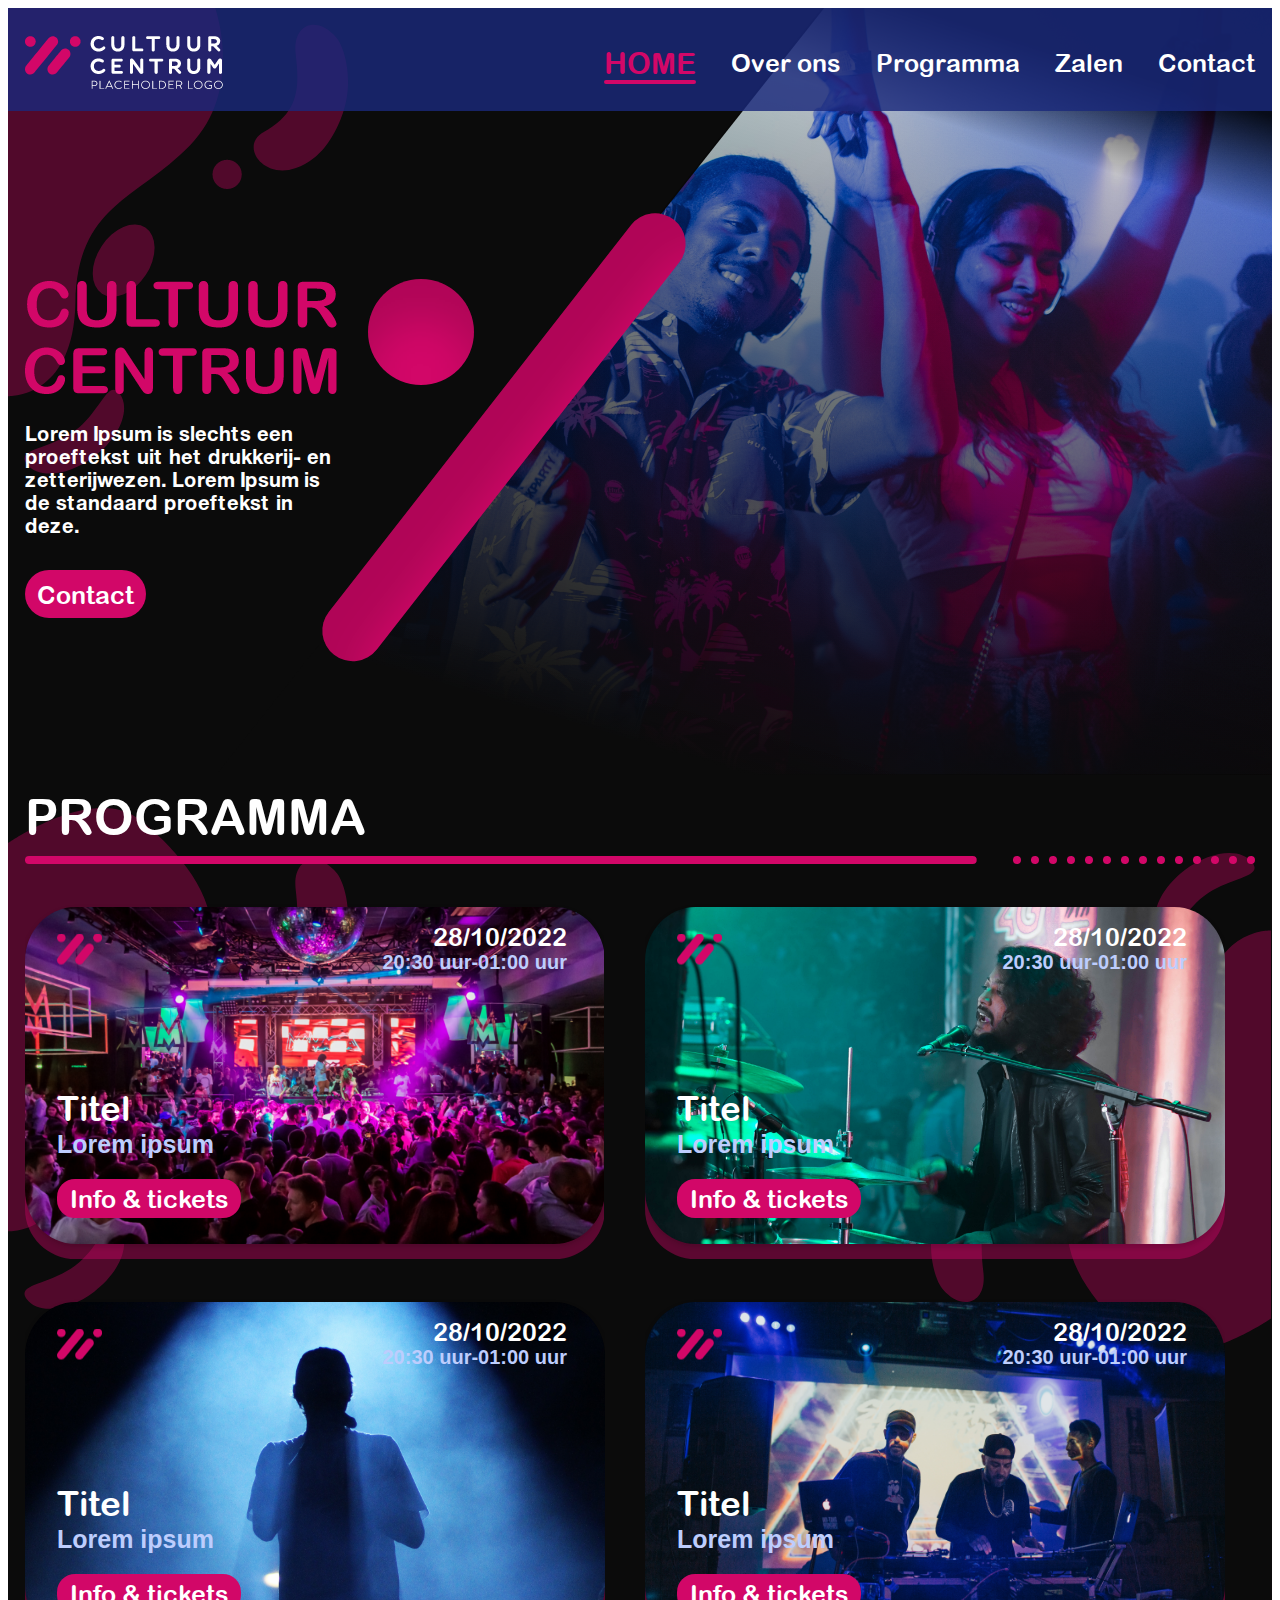
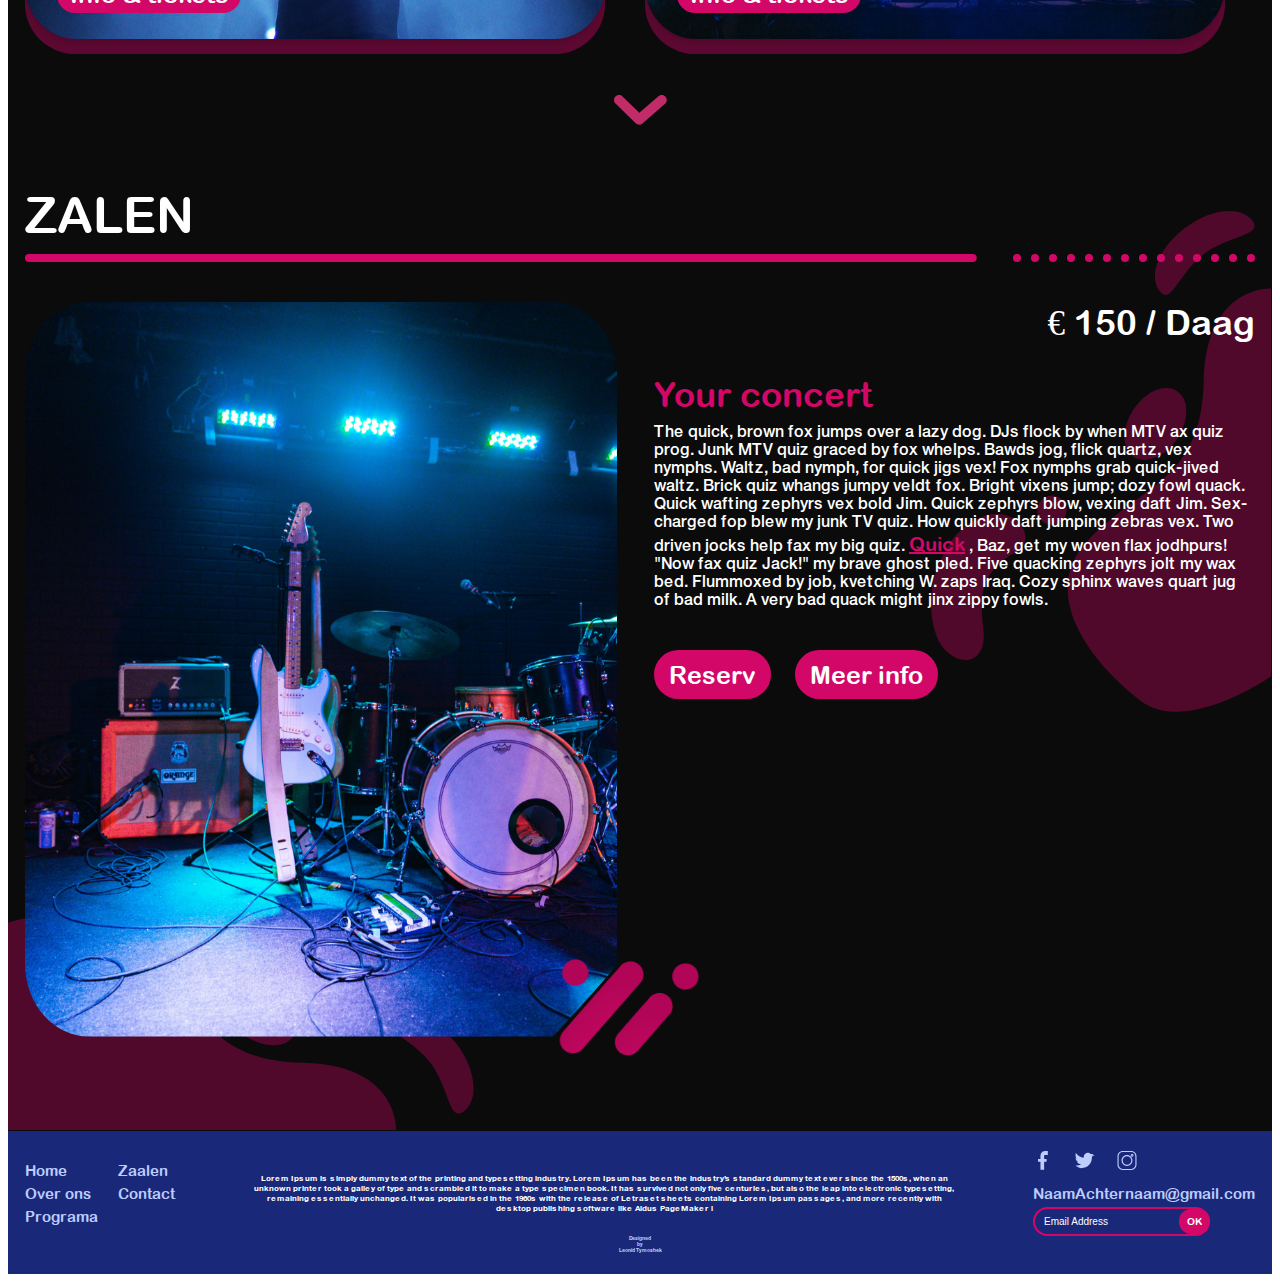
<file: index.html>
<!DOCTYPE html>
<html lang="en">

<head>
    <meta charset="UTF-8">
    <meta http-equiv="X-UA-Compatible" content="IE=edge">
    <meta name="viewport" content="width=device-width, initial-scale=1.0">
    <title>Home</title>
    <link rel="stylesheet" href="https://cdnjs.cloudflare.com/ajax/libs/modern-normalize/1.1.0/modern-normalize.min.css"
        integrity="sha512-wpPYUAdjBVSE4KJnH1VR1HeZfpl1ub8YT/NKx4PuQ5NmX2tKuGu6U/JRp5y+Y8XG2tV+wKQpNHVUX03MfMFn9Q=="
        crossorigin="anonymous" referrerpolicy="no-referrer" />
    <link rel="stylesheet" href="./css/screen.css">
</head>

<body>
    <div class="wrapper">
        <header class="header">
            <div class="container">
                <nav class="header__navigation navigation">
                    <a href="#" class="navigation__logo">
                        <img src="./img/header/header-logo.png" alt="logo">
                    </a>
                    <ul class="navigation__list">
                        <li class="navigation__item">
                            <a href="./index.html" class="navigation__link navigation__link--active">Home</a>
                        </li>
                        <li class="navigation__item">
                            <a href="./pages/over/index.html" class="navigation__link">Over ons</a>
                        </li>
                        <li class="navigation__item">
                            <a href="./pages/programma/index.html" class="navigation__link">Programma</a>
                        </li>
                        <li class="navigation__item">
                            <a href="./pages/zaalverhuur/index.html" class="navigation__link">Zalen</a>
                        </li>
                        <li class="navigation__item">
                            <a href="./pages/contact/index.html" class="navigation__link">Contact</a>
                        </li>
                    </ul>
                    <button class="header__menu js-menu-open">
                        <span>Home</span>
                        <img src="./img/icons/icon-burger.png" alt="burger icon">
                    </button>
                </nav>
            </div>
        </header>
        <main>
            <section class="hero">
                <div class="container">
                    <img src="./img/hero/hero-title.png" alt="title icon" class="hero__title">
                    <p class="hero__subtitle">Lorem Ipsum is slechts een proeftekst uit het drukkerij- en zetterijwezen.
                        Lorem Ipsum is de standaard proeftekst in deze.</p>
                    <a href="./pages/contact/index.html" class="hero__contact">Contact</a>
                </div>
            </section>

            <section class="program">
                <div class="container">
                    <h2 class="program__title main__title">Programma</h2>
                    <div class="decoration__line"></div>
                    <ul class="program__list">
                        <li class="program__item">
                            <picture>
                                <source media="(max-width:480px)" srcset="
                                ./img/program/image-mob-1.png
                                " type="image/png">
                                <img src="./img/program/image-desk-1.png" alt="party" class="program__image">
                            </picture>
                            <div class="program__back"></div>
                            <div class="program__date date">
                                <span class="date__full">28/10/2022</span>
                                <span class="date__time">20:30 uur-01:00 uur</span>
                            </div>
                            <div class="program__info info">
                                <h3 class="info__title">Titel</h3>
                                <p class="info__text">Lorem ipsum</p>
                                <a href="./pages/ticket/index.html" class="info__link">Info & tickets</a>
                            </div>
                            <a href="./pages/ticket/index.html" class="program__arrow">
                                <img src="./img/program/white-right-arrow.png" alt="arrow">
                            </a>
                        </li>
                        <li class="program__item">
                            <picture>
                                <source media="(max-width:480px)" srcset="
                                ./img/program/image-mob-2.png
                                " type="image/png">
                                <img src="./img/program/image-desk-2.png" alt="party" class="program__image">
                            </picture>
                            <div class="program__back"></div>
                            <div class="program__date date">
                                <span class="date__full">28/10/2022</span>
                                <span class="date__time">20:30 uur-01:00 uur</span>
                            </div>
                            <div class="program__info info">
                                <h3 class="info__title">Titel</h3>
                                <p class="info__text">Lorem ipsum</p>
                                <a href="./pages/ticket/index.html" class="info__link">Info & tickets</a>
                            </div>
                            <a href="./pages/ticket/index.html" class="program__arrow">
                                <img src="./img/program/white-right-arrow.png" alt="arrow">
                            </a>
                        </li>
                        <li class="program__item">
                            <picture>
                                <source media="(max-width:480px)" srcset="
                                ./img/program/image-mob-3.png
                                " type="image/png">
                                <img src="./img/program/image-desk-3.png" alt="party" class="program__image">
                            </picture>
                            <div class="program__back"></div>
                            <div class="program__date date">
                                <span class="date__full">28/10/2022</span>
                                <span class="date__time">20:30 uur-01:00 uur</span>
                            </div>
                            <div class="program__info info">
                                <h3 class="info__title">Titel</h3>
                                <p class="info__text">Lorem ipsum</p>
                                <a href="./pages/ticket/index.html" class="info__link">Info & tickets</a>
                            </div>
                            <a href="./pages/ticket/index.html" class="program__arrow">
                                <img src="./img/program/white-right-arrow.png" alt="arrow">
                            </a>
                        </li>
                        <li class="program__item">
                            <picture>
                                <source media="(max-width:480px)" srcset="
                                ./img/program/image-mob-4.png
                                " type="image/png">
                                <img src="./img/program/image-desk-4.png" alt="party" class="program__image">
                            </picture>
                            <div class="program__back"></div>
                            <div class="program__date date">
                                <span class="date__full">28/10/2022</span>
                                <span class="date__time">20:30 uur-01:00 uur</span>
                            </div>
                            <div class="program__info info">
                                <h3 class="info__title">Titel</h3>
                                <p class="info__text">Lorem ipsum</p>
                                <a href="./pages/ticket/index.html" class="info__link">Info & tickets</a>
                            </div>
                            <a href="./pages/ticket/index.html" class="program__arrow">
                                <img src="./img/program/white-right-arrow.png" alt="arrow">
                            </a>
                        </li>
                    </ul>
                    <button class="program__button">
                        <img src="./img/program/bottom-arrow.png" alt="arrow to bottom">
                    </button>
                </div>
            </section>
            <section class="zalen">
                <div class="container">
                    <h2 class="zalen__title main__title">Zalen</h2>
                    <div class="decoration__line"></div>
                    <div class="zalen__content">
                        <picture>
                            <source media="(max-width:480px)" srcset="
                            ./img/zalen/zalen-image-mob.png
                            " type="image/png">
                            <img src="./img/zalen/zalen-image.png" alt="rock party" class="zalen__image">
                        </picture>
                        <div class="zalen__text">
                            <p class="zalen__price">€ 150 / Daag</p>
                            <h3 class="zalen__subtitle">Your concert</h3>
                            <p class="zalen__about">The quick, brown fox jumps over a lazy dog. DJs flock by when MTV ax
                                quiz prog. Junk MTV quiz graced by fox whelps. Bawds jog, flick quartz, vex nymphs.
                                Waltz, bad nymph, for quick jigs vex! Fox nymphs grab quick-jived waltz. Brick quiz
                                whangs jumpy veldt fox. Bright vixens jump; dozy fowl quack. Quick wafting zephyrs vex
                                bold Jim. Quick zephyrs blow, vexing daft Jim. Sex-charged fop blew my junk TV quiz. How
                                quickly daft jumping zebras vex. Two driven jocks help fax my big quiz. <a
                                    href="#">Quick</a> , Baz, get
                                my woven flax jodhpurs! "Now fax quiz Jack!" my brave ghost pled. Five quacking zephyrs
                                jolt my wax bed. Flummoxed by job, kvetching W. zaps Iraq. Cozy sphinx waves quart jug
                                of bad milk. A very bad quack might jinx zippy fowls. </p>
                            <a href="./pages/reserv/index.html" class="zalen__button">Reserv</a>
                            <a href="#" class="zalen__button">Meer info</a>
                        </div>
                        <img src="./img/zalen/zalen-decor.png" alt="decor" class="zalen__decor">
                    </div>
                </div>
            </section>
        </main>
    </div>
    <footer class="footer">
        <div class="container">
            <nav class="footer__menu menu">
                <ul class="menu__list">
                    <div>
                        <li class="menu__item">
                            <a href="./index.html" class="menu__link">Home</a>
                        </li>
                        <li class="menu__item">
                            <a href="./pages/over/index.html" class="menu__link">Over ons</a>
                        </li>
                        <li class="menu__item">
                            <a href="./pages/programma/index.html" class="menu__link">Programa</a>
                        </li>
                    </div>
                    <div>
                        <li class="menu__item">
                            <a href="./pages/zaalverhuur/index.html" class="menu__link">Zaalen</a>
                        </li>
                        <li class="menu__item">
                            <a href="./pages/contact/index.html" class="menu__link">Contact</a>
                        </li>
                    </div>
                </ul>
            </nav>
            <p class="footer__text">Lorem Ipsum is simply dummy text of the printing and typesetting industry. Lorem
                Ipsum has been the industry’s standard dummy text ever since the 1500s, when an unknown printer took
                a galley of type and scrambled it to make a type specimen book. It has survived not only five
                centuries, but also the leap into electronic typesetting, remaining essentially unchanged. It was
                popularised in the 1960s with the release of Letraset sheets containing Lorem Ipsum passages, and
                more recently with desktop publishing software like Aldus PageMaker i</p>
            <div class="footer__links">
                <ul class="links__list">
                    <li class="links__item">
                        <a href="https://www.facebook.com/login/" class="links__link">
                            <svg width="10" height="19" class="links__icon">
                                <use href="./img/icons.svg#icon-facebook"></use>
                            </svg>
                        </a>
                    </li>
                    <li class="links__item">
                        <a href="https://twitter.com/i/flow/login" class="links__link">
                            <svg width="23" height="19" class="links__icon">
                                <use href="./img/icons.svg#icon-twitter"></use>
                            </svg>
                        </a>
                    </li>
                    <li class="links__item">
                        <a href="https://www.instagram.com/" class="links__link">
                            <svg width="19" height="19" class="links__icon">
                                <use href="./img/icons.svg#icon-instagram"></use>
                            </svg>
                        </a>
                    </li>
                </ul>
                <a href="mailto:NaamAchternaam@gmail.com" class="links__email">NaamAchternaam@gmail.com</a>
                <form class="links__form">
                    <input type="text" placeholder="Email Address" class="links__input">
                    <button type="submit" class="links__submit">OK</button>
                </form>
            </div>
        </div>
        <p class="footer__text--mob">Lorem Ipsum is simply dummy text of the printing and typesetting industry.
            Lorem
            Ipsum has been the industry’s standard dummy text ever since the 1500s, when an unknown printer took
            a galley of type and scrambled it to make a type specimen book. It has survived not only five
            centuries, but also the leap into electronic typesetting, remaining essentially unchanged. It was
            popularised in the 1960s with the release of Letraset sheets containing Lorem Ipsum passages, and
            more recently with desktop publishing software like Aldus PageMaker i</p>
        <p class="footer__designer">Designed <br> by <br> Leonid Tymoshek</p>
    </footer>

    <div class="backdrop">
        <button class="burger__menu--button js-menu-close">
            <img src="./img/mobile-menu/close-icon.png" alt="close" width="40" height="40">
        </button>
        <ul class="burger__menu--list">
            <li class="burger__menu--item">
                <a href="./index.html" class="burger__menu--link">Home</a>
            </li>
            <li class="burger__menu--item">
                <a href="./pages/over/index.html" class="burger__menu--link">Over ons</a>
            </li>
            <li class="burger__menu--item">
                <a href="./pages/programma/index.html" class="burger__menu--link">Programma</a>
            </li>
            <li class="burger__menu--item">
                <a href="./pages/zaalverhuur/index.html" class="burger__menu--link">Zalen</a>
            </li>
            <li class="burger__menu--item">
                <a href="./pages/contact/index.html" class="burger__menu--link">Contact</a>
            </li>
        </ul>
    </div>

    <script src="./js/script.js"></script>
</body>

</html>
</file>
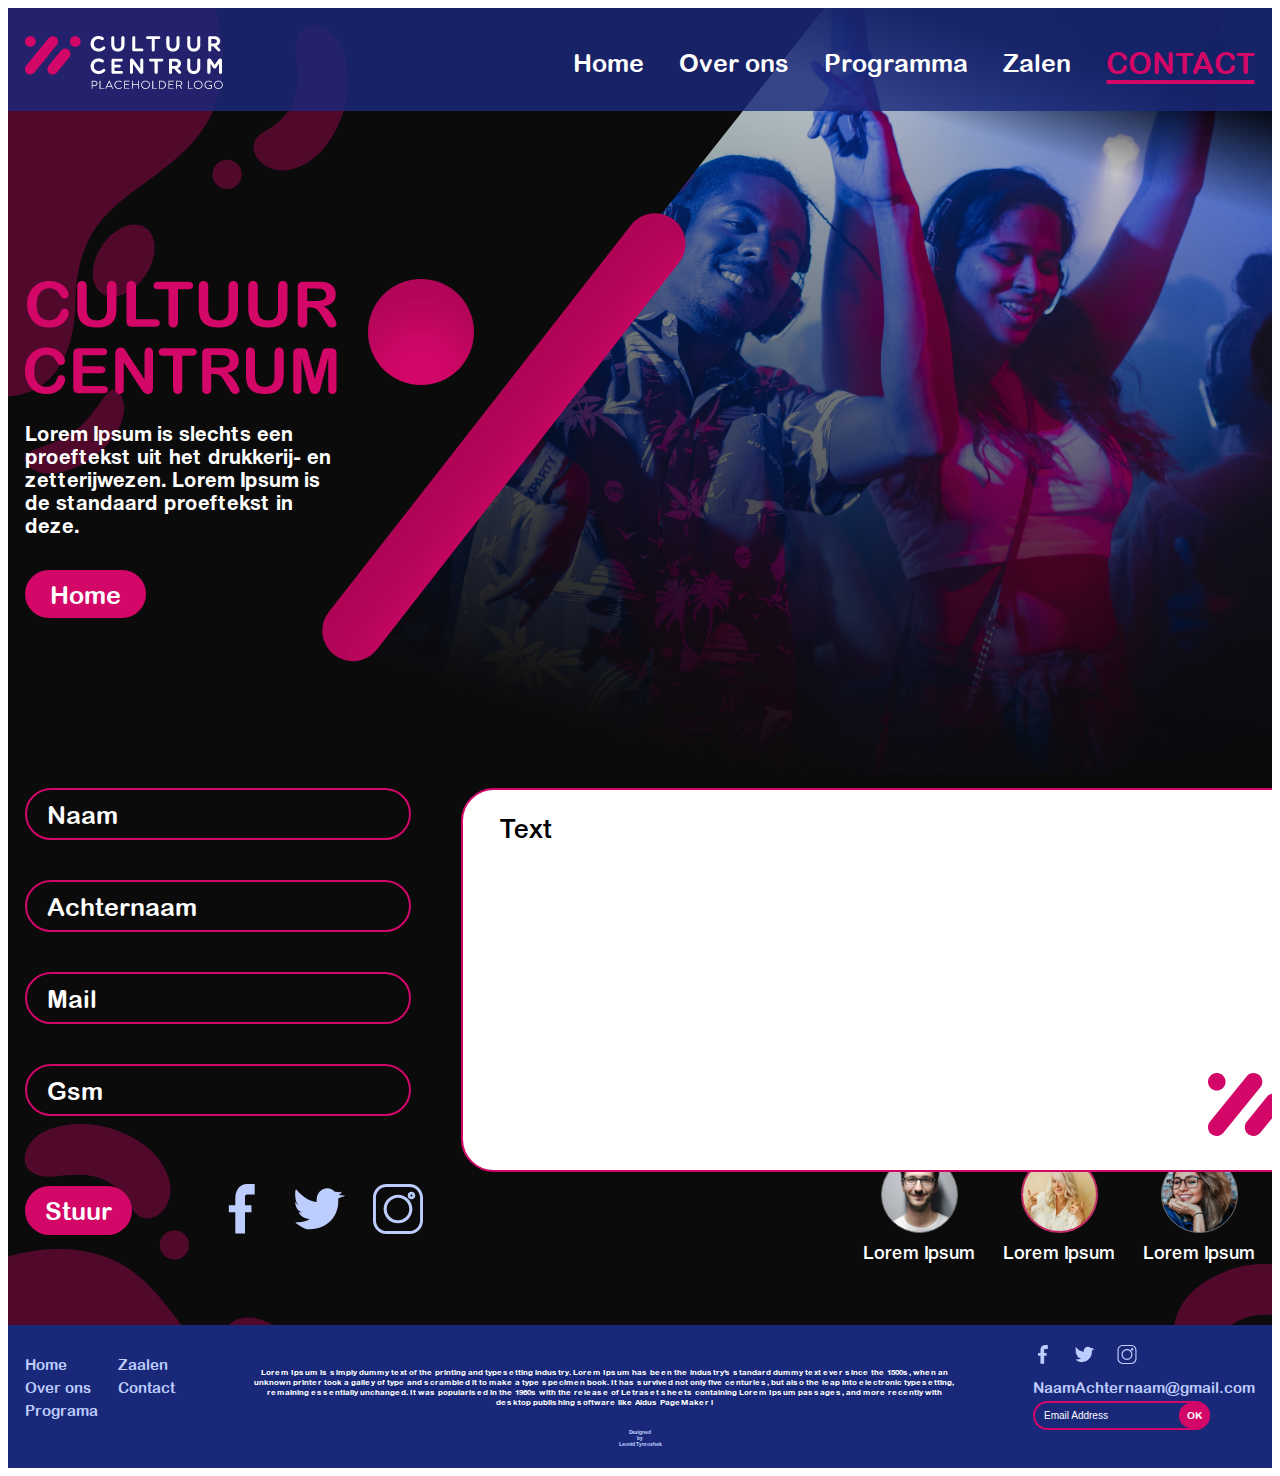
<file: pages/contact/index.html>
<!DOCTYPE html>
<html lang="en">

<head>
    <meta charset="UTF-8">
    <meta http-equiv="X-UA-Compatible" content="IE=edge">
    <meta name="viewport" content="width=device-width, initial-scale=1.0">
    <title>Contact</title>
    <link rel="stylesheet" href="https://cdnjs.cloudflare.com/ajax/libs/modern-normalize/1.1.0/modern-normalize.min.css"
        integrity="sha512-wpPYUAdjBVSE4KJnH1VR1HeZfpl1ub8YT/NKx4PuQ5NmX2tKuGu6U/JRp5y+Y8XG2tV+wKQpNHVUX03MfMFn9Q=="
        crossorigin="anonymous" referrerpolicy="no-referrer" />
    <link rel="stylesheet" href="../../css/screen.css">
    <link rel="stylesheet" href="./css/screen.css">
</head>

<body>
    <div class="wrapper">
        <header class="header">
            <div class="container">
                <nav class="header__navigation navigation">
                    <a href="#" class="navigation__logo">
                        <img src="./img/header/header-logo.png" alt="logo">
                    </a>
                    <ul class="navigation__list">
                        <li class="navigation__item">
                            <a href="../../index.html" class="navigation__link">Home</a>
                        </li>
                        <li class="navigation__item">
                            <a href="../over/index.html" class="navigation__link">Over ons</a>
                        </li>
                        <li class="navigation__item">
                            <a href="../programma/index.html" class="navigation__link">Programma</a>
                        </li>
                        <li class="navigation__item">
                            <a href="../zaalverhuur/index.html" class="navigation__link">Zalen</a>
                        </li>
                        <li class="navigation__item">
                            <a href="./index.html" class="navigation__link navigation__link--active">Contact</a>
                        </li>
                    </ul>
                    <button class="header__menu js-menu-open">
                        <span>Contact</span>
                        <img src="../../img/icons/icon-burger.png" alt="burger icon">
                    </button>
                </nav>
            </div>
        </header>

        <main>
            <section class="hero">
                <div class="container">
                    <img src="./img/hero/hero-title.png" alt="title icon" class="hero__title">
                    <p class="hero__subtitle">Lorem Ipsum is slechts een proeftekst uit het drukkerij- en zetterijwezen.
                        Lorem Ipsum is de standaard proeftekst in deze.</p>
                    <a href="../../index.html" class="hero__contact">Home</a>
                </div>
            </section>

            <section class="contact__desktop">
                <div class="container">
                    <form class="contact__form form">
                        <div class="contact__top">
                            <div class="form__group">
                                <input type="text" class="form__input" placeholder="Naam" required>
                                <input type="text" class="form__input" placeholder="Achternaam" required>
                                <input type="email" class="form__input" placeholder="Mail" required>
                                <input type="text" class="form__input" placeholder="Gsm" required>
                            </div>
                            <div class="form__area">
                                <textarea class="form__text">Text</textarea>
                                <img src="./img/contact/text-icon.png" alt="icon" class="form__icon">
                            </div>
                        </div>
                        <div class="contact__bottom">
                            <button type="submit" class="form__submit">Stuur</button>
                            <ul class="contact__list">
                                <li class="contact__item">
                                    <a href="https://www.facebook.com/login/">
                                        <svg width="50" height="50" class="contact__icon">
                                            <use href="../../img/icons.svg#icon-facebook"></use>
                                        </svg>
                                    </a>
                                </li>
                                <li class="contact__item">
                                    <a href="https://twitter.com/i/flow/login">
                                        <svg width="50" height="50" class="contact__icon">
                                            <use href="../../img/icons.svg#icon-twitter"></use>
                                        </svg>
                                    </a>
                                </li>
                                <li class="contact__item">
                                    <a href="https://www.instagram.com/">
                                        <svg width="50" height="50" class="contact__icon">
                                            <use href="../../img/icons.svg#icon-instagram"></use>
                                        </svg>
                                    </a>
                                </li>
                            </ul>
                            <ul class="user__list">
                                <li class="user__item">
                                    <img src="./img/contact/image-1.png" alt="person" class="user__icon">
                                    <p class="user__name">Lorem Ipsum</p>
                                </li>
                                <li class="user__item">
                                    <img src="./img/contact/image-2.png" alt="person" class="user__icon">
                                    <p class="user__name">Lorem Ipsum</p>
                                </li>
                                <li class="user__item">
                                    <img src="./img/contact/image-3.png" alt="person" class="user__icon">
                                    <p class="user__name">Lorem Ipsum</p>
                                </li>
                            </ul>
                        </div>
                    </form>
                </div>
            </section>

            <section class="contact__mobile">
                <div class="container">
                    <form class="contact__form form">
                        <div class="form__group">
                            <input type="text" class="form__input" placeholder="Naam" required>
                            <input type="text" class="form__input" placeholder="Achternaam" required>
                            <input type="email" class="form__input" placeholder="Mail" required>
                            <input type="text" class="form__input" placeholder="Gsm" required>
                        </div>
                        <ul class="user__list">
                            <li class="user__item">
                                <img src="./img/contact/image-1.png" alt="person" class="user__icon">
                                <p class="user__name">Lorem Ipsum</p>
                            </li>
                            <li class="user__item">
                                <img src="./img/contact/image-2.png" alt="person" class="user__icon">
                                <p class="user__name">Lorem Ipsum</p>
                            </li>
                            <li class="user__item">
                                <img src="./img/contact/image-3.png" alt="person" class="user__icon">
                                <p class="user__name">Lorem Ipsum</p>
                            </li>
                        </ul>
                        <div class="form__area">
                            <textarea class="form__text">Text</textarea>
                            <img src="./img/contact/text-icon.png" alt="icon" class="form__icon">
                        </div>
                        <div class="contact__bottom--mobile">
                            <button type="submit" class="form__submit">Stuur</button>
                            <ul class="contact__list">
                                <li class="contact__item">
                                    <a href="https://www.facebook.com/login/">
                                        <svg width="50" height="50" class="contact__icon">
                                            <use href="../../img/icons.svg#icon-facebook"></use>
                                        </svg>
                                    </a>
                                </li>
                                <li class="contact__item">
                                    <a href="https://twitter.com/i/flow/login">
                                        <svg width="50" height="50" class="contact__icon">
                                            <use href="../../img/icons.svg#icon-twitter"></use>
                                        </svg>
                                    </a>
                                </li>
                                <li class="contact__item">
                                    <a href="https://www.instagram.com/">
                                        <svg width="50" height="50" class="contact__icon">
                                            <use href="../../img/icons.svg#icon-instagram"></use>
                                        </svg>
                                    </a>
                                </li>
                            </ul>
                        </div>
                    </form>
                </div>
            </section>
        </main>
    </div>

    <footer class="footer">
        <div class="container">
            <nav class="footer__menu menu">
                <ul class="menu__list">
                    <div>
                        <li class="menu__item">
                            <a href="../../index.html" class="menu__link">Home</a>
                        </li>
                        <li class="menu__item">
                            <a href="../over/index.html" class="menu__link">Over ons</a>
                        </li>
                        <li class="menu__item">
                            <a href="../programma/index.html" class="menu__link">Programa</a>
                        </li>
                    </div>
                    <div>
                        <li class="menu__item">
                            <a href="../zaalverhuur/index.html" class="menu__link">Zaalen</a>
                        </li>
                        <li class="menu__item">
                            <a href="./index.html" class="menu__link">Contact</a>
                        </li>
                    </div>
                </ul>
            </nav>
            <p class="footer__text">Lorem Ipsum is simply dummy text of the printing and typesetting industry. Lorem
                Ipsum has been the industry’s standard dummy text ever since the 1500s, when an unknown printer took
                a galley of type and scrambled it to make a type specimen book. It has survived not only five
                centuries, but also the leap into electronic typesetting, remaining essentially unchanged. It was
                popularised in the 1960s with the release of Letraset sheets containing Lorem Ipsum passages, and
                more recently with desktop publishing software like Aldus PageMaker i</p>
            <div class="footer__links">
                <ul class="links__list">
                    <li class="links__item">
                        <a href="https://www.facebook.com/login/" class="links__link">
                            <svg width="10" height="19" class="links__icon">
                                <use href="../../img/icons.svg#icon-facebook"></use>
                            </svg>
                        </a>
                    </li>
                    <li class="links__item">
                        <a href="https://twitter.com/i/flow/login" class="links__link">
                            <svg width="23" height="19" class="links__icon">
                                <use href="../../img/icons.svg#icon-twitter"></use>
                            </svg>
                        </a>
                    </li>
                    <li class="links__item">
                        <a href="https://www.instagram.com/" class="links__link">
                            <svg width="19" height="19" class="links__icon">
                                <use href="../../img/icons.svg#icon-instagram"></use>
                            </svg>
                        </a>
                    </li>
                </ul>
                <a href="mailto:NaamAchternaam@gmail.com" class="links__email">NaamAchternaam@gmail.com</a>
                <form class="links__form">
                    <input type="text" placeholder="Email Address" class="links__input">
                    <button type="submit" class="links__submit">OK</button>
                </form>
            </div>
        </div>
        <p class="footer__text--mob">Lorem Ipsum is simply dummy text of the printing and typesetting industry.
            Lorem
            Ipsum has been the industry’s standard dummy text ever since the 1500s, when an unknown printer took
            a galley of type and scrambled it to make a type specimen book. It has survived not only five
            centuries, but also the leap into electronic typesetting, remaining essentially unchanged. It was
            popularised in the 1960s with the release of Letraset sheets containing Lorem Ipsum passages, and
            more recently with desktop publishing software like Aldus PageMaker i</p>
        <p class="footer__designer">Designed <br> by <br> Leonid Tymoshek</p>
    </footer>

    <div class="backdrop">
        <button class="burger__menu--button js-menu-close">
            <img src="../../img/mobile-menu/close-icon.png" alt="close" width="40" height="40">
        </button>
        <ul class="burger__menu--list">
            <li class="burger__menu--item">
                <a href="../../index.html" class="burger__menu--link">Home</a>
            </li>
            <li class="burger__menu--item">
                <a href="../over/index.html" class="burger__menu--link">Over ons</a>
            </li>
            <li class="burger__menu--item">
                <a href="../programma/index.html" class="burger__menu--link">Programma</a>
            </li>
            <li class="burger__menu--item">
                <a href="../zaalverhuur/index.html" class="burger__menu--link">Zalen</a>
            </li>
            <li class="burger__menu--item">
                <a href="./index.html" class="burger__menu--link">Contact</a>
            </li>
        </ul>
    </div>

    <div class="submit">
        <p class="submit__text">Bedankt <br> voor <br> je aankoop</p>
        <img src="./img/submit/image-icon.png" alt="icon" class="submit__icon">
    </div>

    <script src="./js/script.js"></script>
    <script src="../../js/script.js"></script>
</body>

</html>
</file>
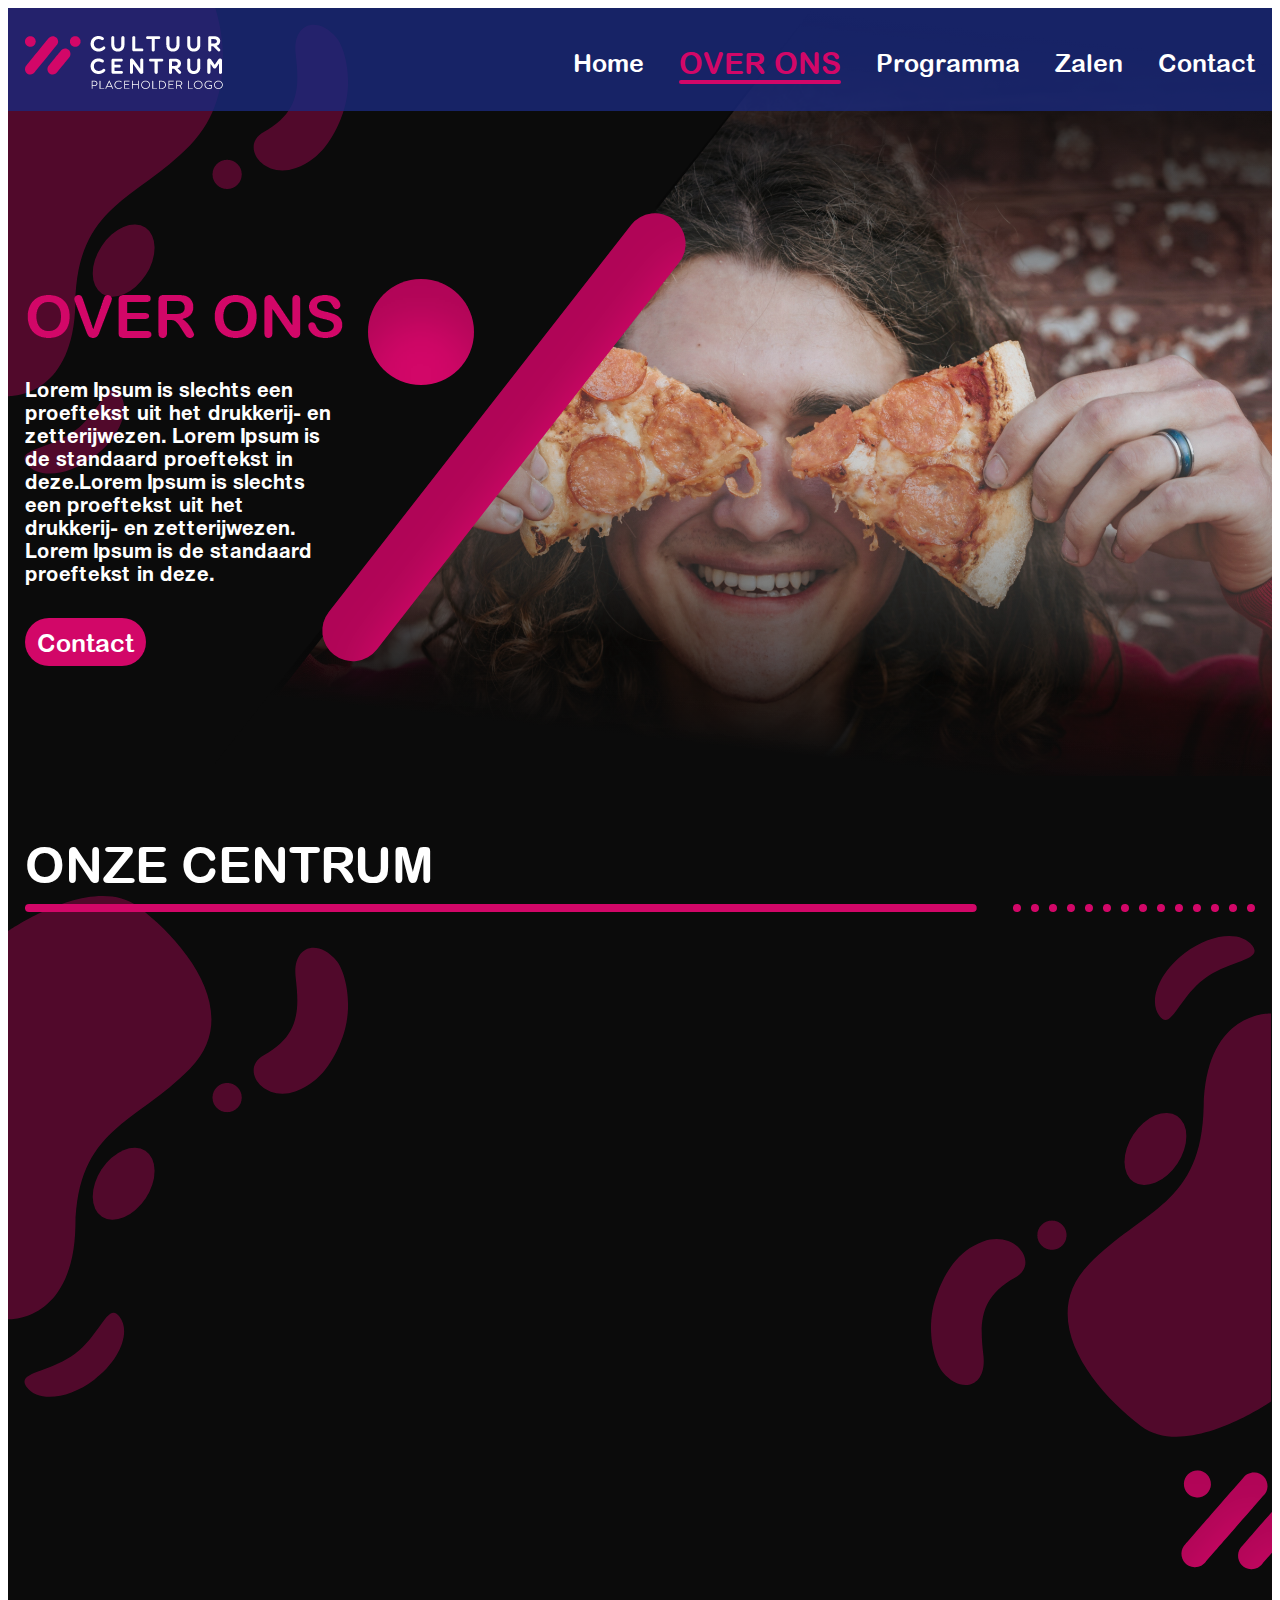
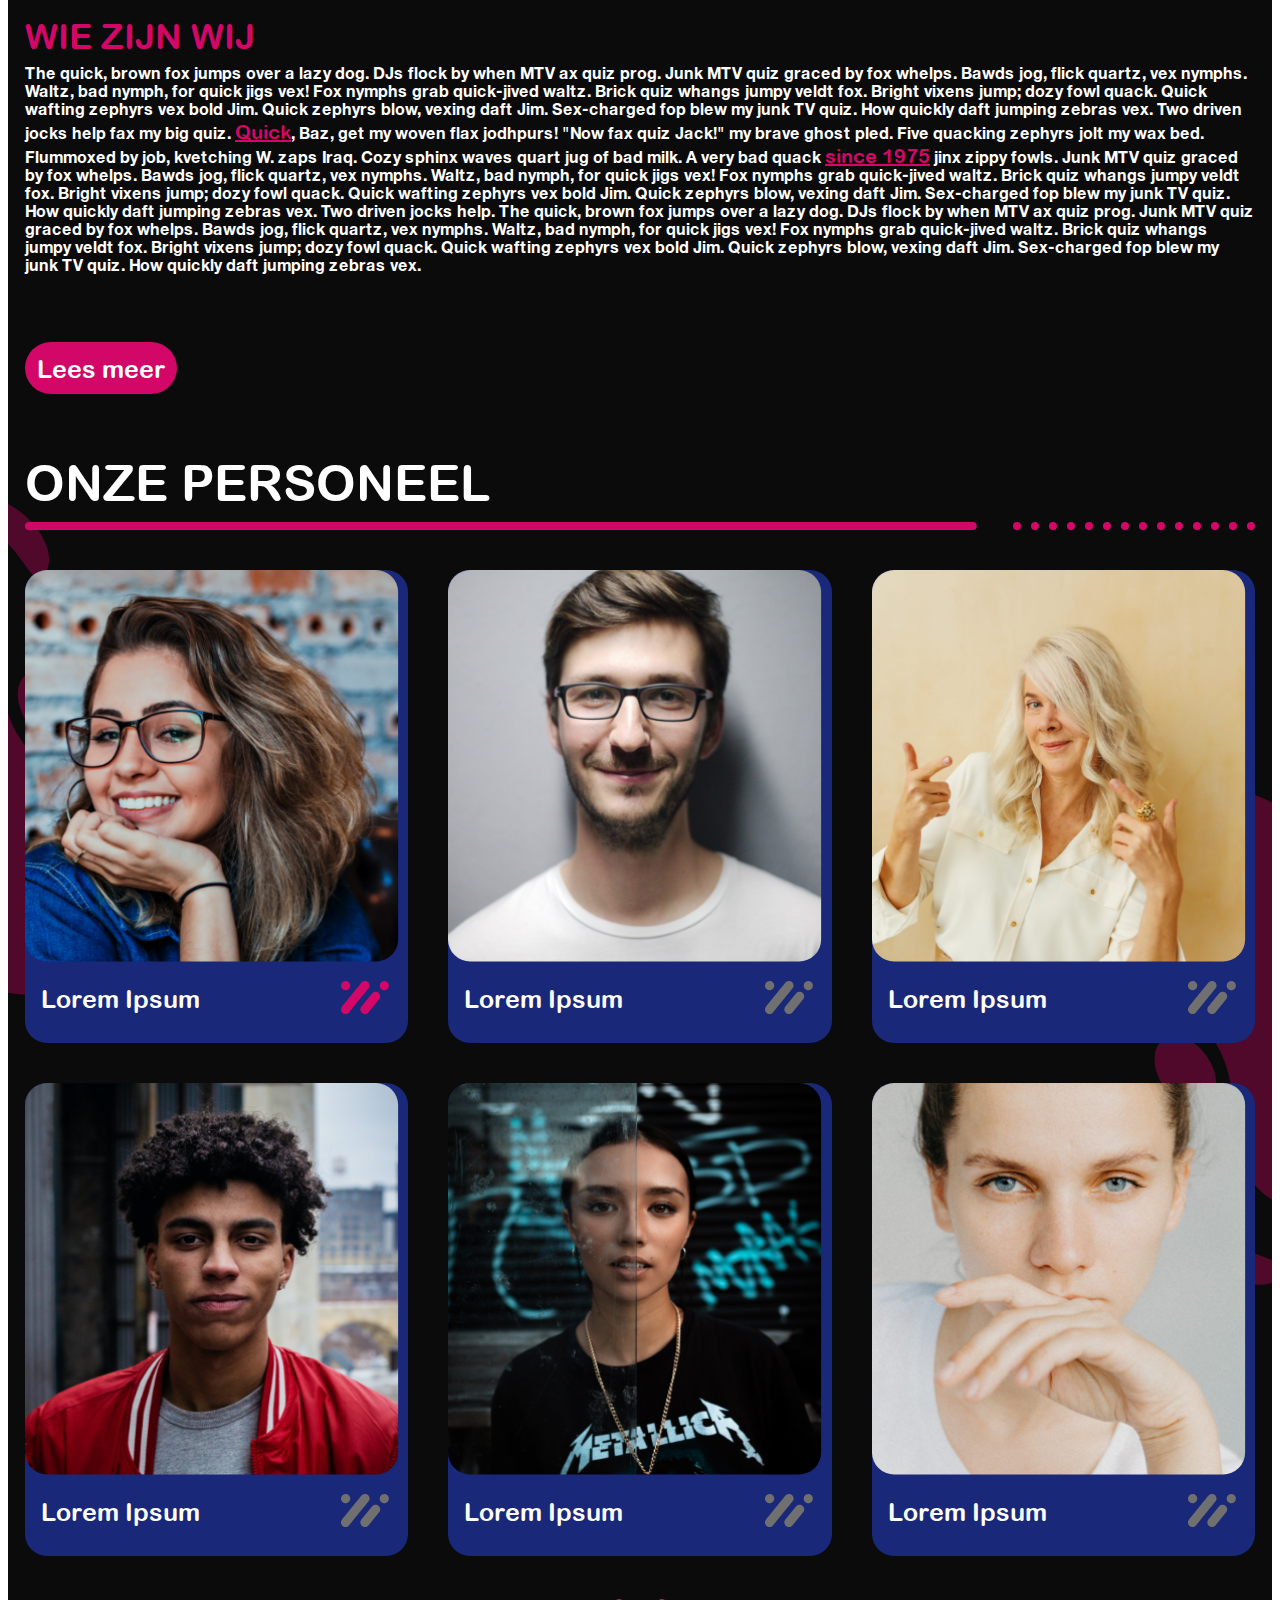
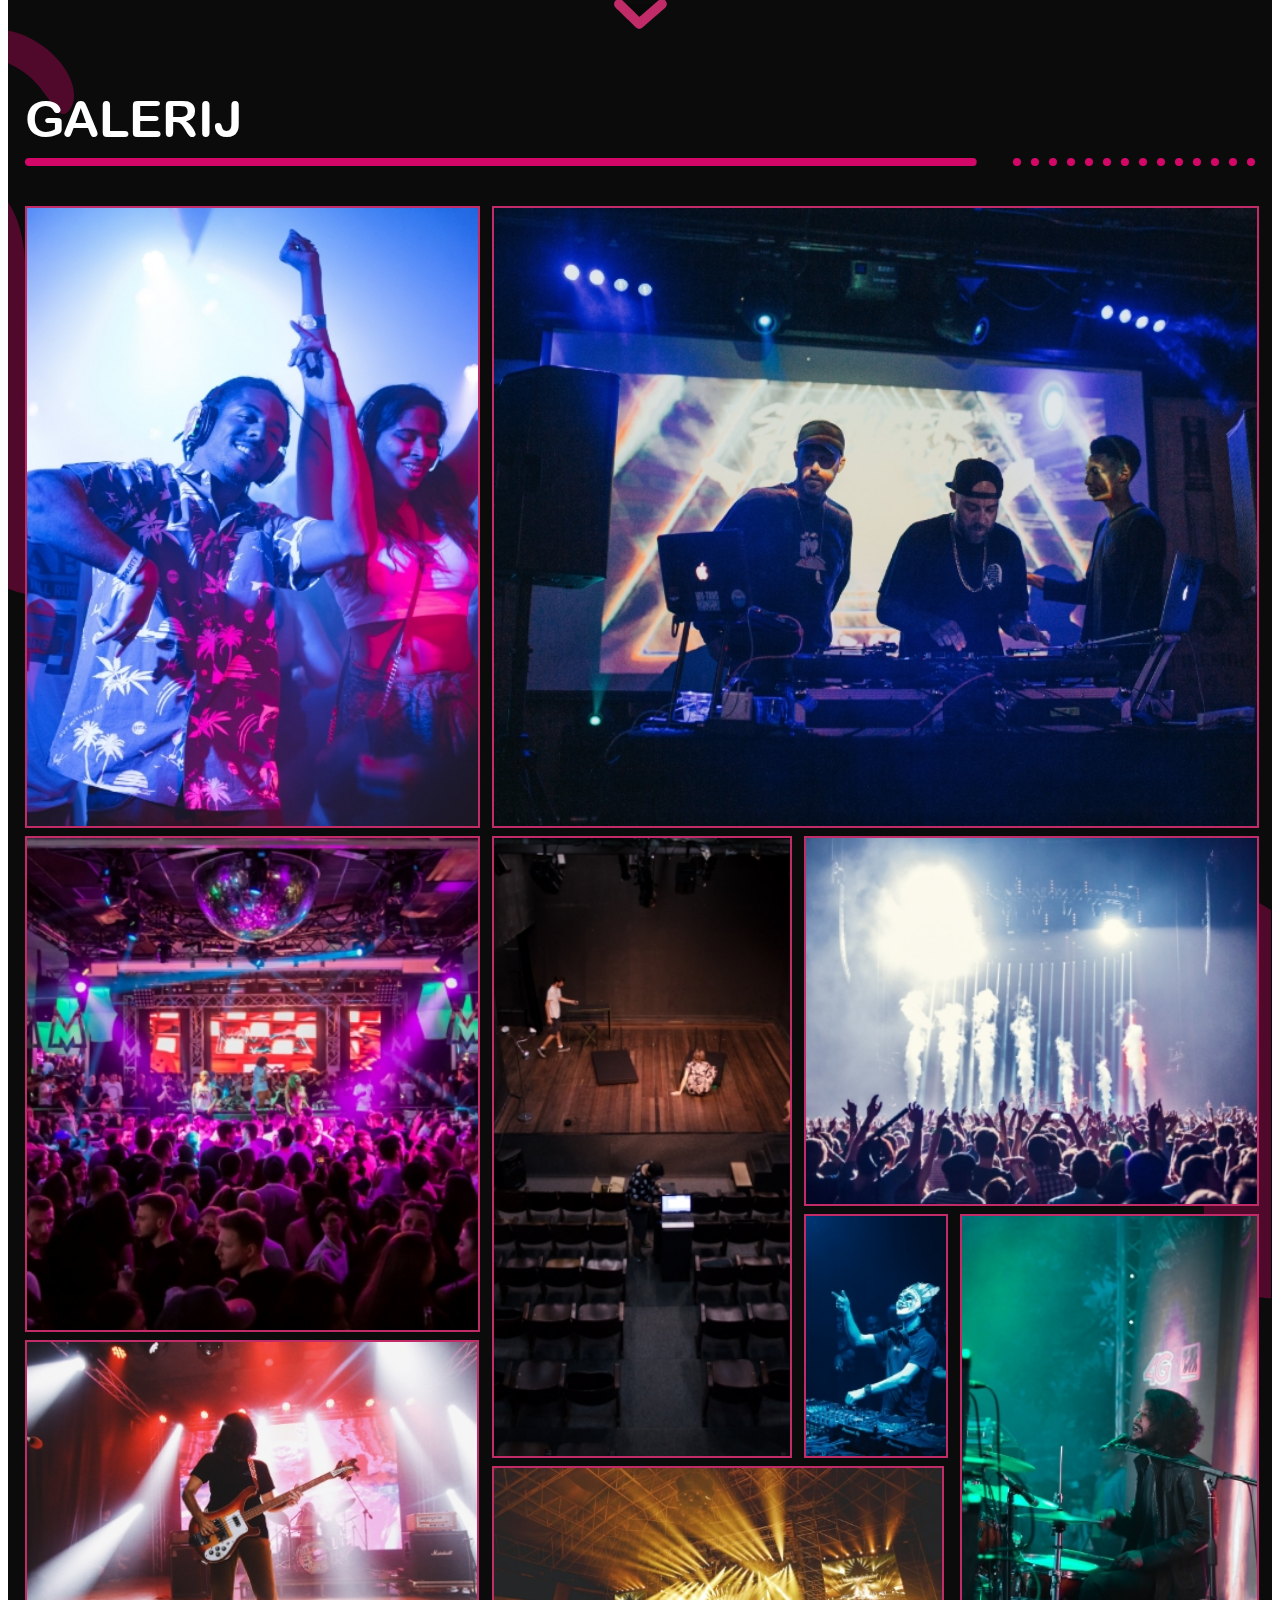
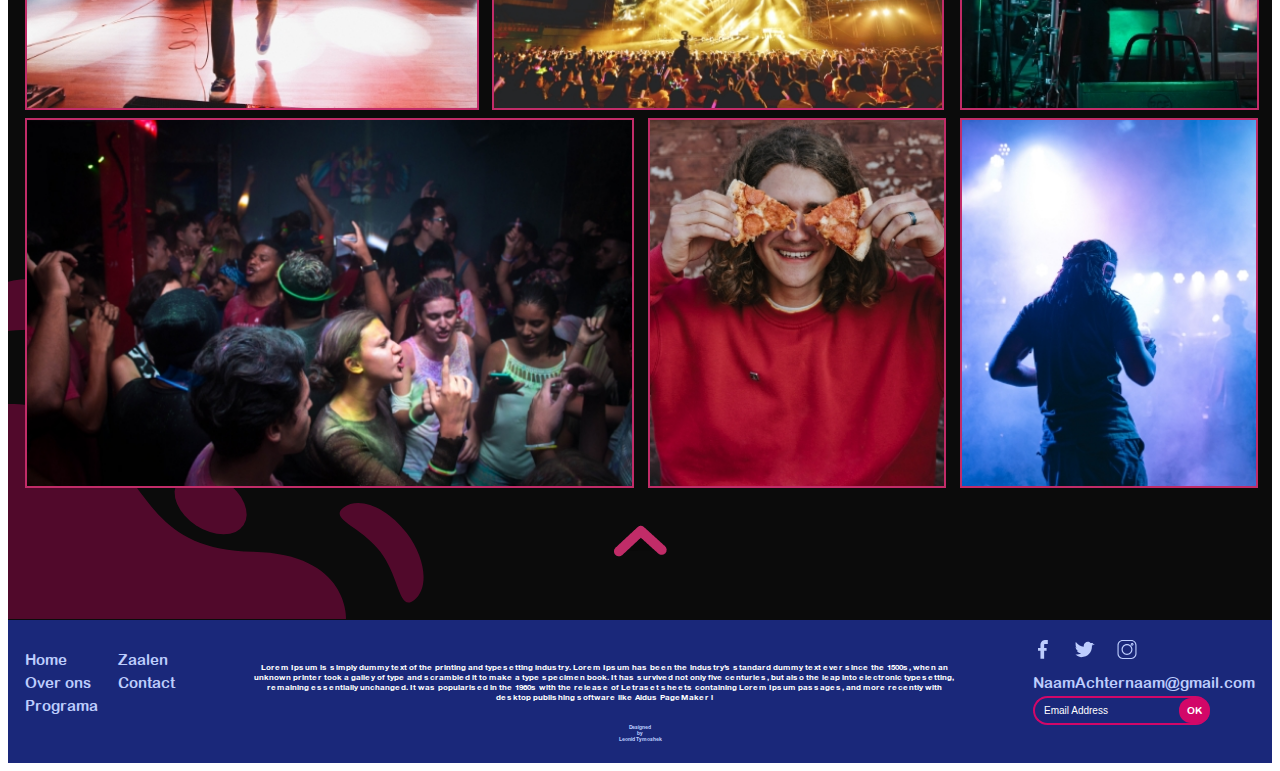
<file: pages/over/index.html>
<!DOCTYPE html>
<html lang="en">

<head>
    <meta charset="UTF-8">
    <meta http-equiv="X-UA-Compatible" content="IE=edge">
    <meta name="viewport" content="width=device-width, initial-scale=1.0">
    <title>Over ons</title>
    <link rel="stylesheet" href="https://cdnjs.cloudflare.com/ajax/libs/modern-normalize/1.1.0/modern-normalize.min.css"
        integrity="sha512-wpPYUAdjBVSE4KJnH1VR1HeZfpl1ub8YT/NKx4PuQ5NmX2tKuGu6U/JRp5y+Y8XG2tV+wKQpNHVUX03MfMFn9Q=="
        crossorigin="anonymous" referrerpolicy="no-referrer" />
    <link rel="stylesheet" href="./css/screen.css">
    <link rel="stylesheet" href="../../css/screen.css">
</head>

<body>
    <div class="over__wrapper">
        <header class="header">
            <div class="container">
                <nav class="header__navigation navigation">
                    <a href="../../index.html" class="navigation__logo">
                        <img src="./img/header/header-logo.png" alt="logo">
                    </a>
                    <ul class="navigation__list">
                        <li class="navigation__item">
                            <a href="../../index.html" class="navigation__link">Home</a>
                        </li>
                        <li class="navigation__item">
                            <a href="./index.html" class="navigation__link navigation__link--active">Over ons</a>
                        </li>
                        <li class="navigation__item">
                            <a href="../programma/index.html" class="navigation__link">Programma</a>
                        </li>
                        <li class="navigation__item">
                            <a href="../zaalverhuur/index.html" class="navigation__link">Zalen</a>
                        </li>
                        <li class="navigation__item">
                            <a href="../contact/index.html" class="navigation__link">Contact</a>
                        </li>
                    </ul>
                    <button class="header__menu js-menu-open">
                        <span>Over ons</span>
                        <img src="./img/header/icon-burger.png" alt="icon burger">
                    </button>
                </nav>
            </div>
        </header>

        <main>
            <section class="hero">
                <div class="container">
                    <img src="./img/hero/hero-title.png" alt="hero-title" class="hero__title">
                    <p class="hero__subtitle">Lorem Ipsum is slechts een proeftekst uit het drukkerij- en zetterijwezen.
                        Lorem Ipsum is de standaard proeftekst in deze.Lorem Ipsum is slechts een proeftekst uit het
                        drukkerij- en zetterijwezen. Lorem Ipsum is de standaard proeftekst in deze.
                    </p>
                    <a href="../contact/index.html" class="hero__contact">Contact</a>
                </div>
            </section>

            <section class="centrum">
                <div class="container">
                    <h2 class="centrum__title">Onze Centrum</h2>
                    <div class="decoration__line"></div>
                    <div class="centrum__video">
                        <iframe width="1200" height="600" src="https://www.youtube.com/embed/lNr_4yMAuTE"
                            title="YouTube video player" frameborder="0"
                            allow="accelerometer; autoplay; clipboard-write; encrypted-media; gyroscope; picture-in-picture; web-share"
                            allowfullscreen class="centrum__video--video"></iframe>
                        <img src="./img/centrum/video-decor.png" alt="decor for video" class="centrum__video--decor">
                    </div>
                    <h3 class="centrum__subtitle">Wie zijn wij</h3>
                    <p class="centrum__text">The quick, brown fox jumps over a lazy dog. DJs flock by when MTV ax quiz
                        prog. Junk MTV quiz graced by fox whelps. Bawds jog, flick quartz, vex nymphs. Waltz, bad nymph,
                        for quick jigs vex! Fox nymphs grab quick-jived waltz. Brick quiz whangs jumpy veldt fox. Bright
                        vixens jump; dozy fowl quack. Quick wafting zephyrs vex bold Jim. Quick zephyrs blow, vexing
                        daft Jim. Sex-charged fop blew my junk TV quiz. How quickly daft jumping zebras vex. Two driven
                        jocks help fax my big quiz. <a href="">Quick</a>, Baz, get my woven flax jodhpurs! "Now fax quiz
                        Jack!" my
                        brave ghost pled. Five quacking zephyrs jolt my wax bed. Flummoxed by job, kvetching W. zaps
                        Iraq. Cozy sphinx waves quart jug of bad milk. A very bad quack <a href="">since 1975</a> jinx
                        zippy fowls.
                        Junk MTV quiz graced by fox whelps. Bawds jog, flick quartz, vex nymphs. Waltz, bad nymph, for
                        quick jigs vex! Fox nymphs grab quick-jived waltz. Brick quiz whangs jumpy veldt fox. Bright
                        vixens jump; dozy fowl quack. Quick wafting zephyrs vex bold Jim. Quick zephyrs blow, vexing
                        daft Jim. Sex-charged fop blew my junk TV quiz. How quickly daft jumping zebras vex. Two driven
                        jocks help. The quick, brown fox jumps over a lazy dog. DJs flock by when MTV ax quiz prog. Junk
                        MTV quiz graced by fox whelps. Bawds jog, flick quartz, vex nymphs. Waltz, bad nymph, for quick
                        jigs vex! Fox nymphs grab quick-jived waltz. Brick quiz whangs jumpy veldt fox. Bright vixens
                        jump; dozy fowl quack. Quick wafting zephyrs vex bold Jim. Quick zephyrs blow, vexing daft Jim.
                        Sex-charged fop blew my junk TV quiz. How quickly daft jumping zebras vex.</p>
                    <a href="" class="centrum__button">Lees meer</a>
                </div>
            </section>

            <section class="team">
                <div class="container">
                    <h2 class="team__title main__title">Onze personeel</h2>
                    <div class="decoration__line"></div>
                    <ul class="team__list">
                        <li class="team__item">
                            <img src="./img/personeel/person-1.png" alt="person of team" class="team__image">
                            <div class="team__block">
                                <p class="team__name">Lorem Ipsum</p>
                                <img src="./img/personeel/red-icon.png" alt="decoration" class="team__icon">
                            </div>
                        </li>
                        <li class="team__item">
                            <img src="./img/personeel/person-2.png" alt="person of team" class="team__image">
                            <div class="team__block">
                                <p class="team__name">Lorem Ipsum</p>
                                <img src="./img/personeel/gray-icon.png" alt="decoration" class="team__icon">
                            </div>
                        </li>
                        <li class="team__item">
                            <img src="./img/personeel/person-3.png" alt="person of team" class="team__image">
                            <div class="team__block">
                                <p class="team__name">Lorem Ipsum</p>
                                <img src="./img/personeel/gray-icon.png" alt="decoration" class="team__icon">
                            </div>
                        </li>
                        <li class="team__item">
                            <img src="./img/personeel/person-4.png" alt="person of team" class="team__image">
                            <div class="team__block">
                                <p class="team__name">Lorem Ipsum</p>
                                <img src="./img/personeel/gray-icon.png" alt="decoration" class="team__icon">
                            </div>
                        </li>
                        <li class="team__item">
                            <img src="./img/personeel/person-5.png" alt="person of team" class="team__image">
                            <div class="team__block">
                                <p class="team__name">Lorem Ipsum</p>
                                <img src="./img/personeel/gray-icon.png" alt="decoration" class="team__icon">
                            </div>
                        </li>
                        <li class="team__item">
                            <img src="./img/personeel/person-6.png" alt="person of team" class="team__image">
                            <div class="team__block">
                                <p class="team__name">Lorem Ipsum</p>
                                <img src="./img/personeel/gray-icon.png" alt="decoration" class="team__icon">
                            </div>
                        </li>
                    </ul>
                    <button class="team__button">
                        <img src="./img/personeel/bottom-arrow.png" alt="bottom arrow">
                    </button>
                </div>
            </section>

            <section class="gallery">
                <div class="container">
                    <h2 class="gallery__title main__title">Galerij</h2>
                    <div class="decoration__line"></div>
                    <ul class="gallery__list">
                        <li class="gallery__item item-1">
                            <img src="./img/galerij/image-1.jpg" alt="gallery" class="gallery__image">
                        </li>
                        <li class="gallery__item item-2">
                            <img src="./img/galerij/image-2.jpg" alt="gallery" class="gallery__image">
                        </li>
                        <li class="gallery__item item-3">
                            <img src="./img/galerij/image-3.jpg" alt="gallery" class="gallery__image">
                        </li>
                        <li class="gallery__item item-4">
                            <img src="./img/galerij/image-4.jpg" alt="gallery" class="gallery__image">
                        </li>
                        <li class="gallery__item item-6">
                            <img src="./img/galerij/image-5.jpg" alt="gallery" class="gallery__image">
                        </li>
                        <li class="gallery__item item-5">
                            <img src="./img/galerij/image-6.jpg" alt="gallery" class="gallery__image">
                        </li>
                        <li class="gallery__item item-7">
                            <img src="./img/galerij/image-7.jpg" alt="gallery" class="gallery__image">
                        </li>
                        <li class="gallery__item item-8">
                            <img src="./img/galerij/image-8.jpg" alt="gallery" class="gallery__image">
                        </li>
                        <li class="gallery__item item-9">
                            <img src="./img/galerij/image-9.jpg" alt="gallery" class="gallery__image">
                        </li>
                        <li class="gallery__item item-10">
                            <img src="./img/galerij/image-10.jpg" alt="gallery" class="gallery__image">
                        </li>
                        <li class="gallery__item item-11">
                            <img src="./img/galerij/image-11.jpg" alt="gallery" class="gallery__image">
                        </li>
                        <li class="gallery__item item-12">
                            <img src="./img/galerij/image-12.jpg" alt="gallery" class="gallery__image">
                        </li>
                    </ul>
                    <button class="gallery__button">
                        <img src="./img/galerij/top-arrow.png" alt="arrow to top">
                    </button>
                </div>
            </section>
        </main>
    </div>

    <footer class="footer">
        <div class="container">
            <nav class="footer__menu menu">
                <ul class="menu__list">
                    <div>
                        <li class="menu__item">
                            <a href="../../index.html" class="menu__link">Home</a>
                        </li>
                        <li class="menu__item">
                            <a href="./index.html" class="menu__link">Over ons</a>
                        </li>
                        <li class="menu__item">
                            <a href="../programma/index.html" class="menu__link">Programa</a>
                        </li>
                    </div>
                    <div>
                        <li class="menu__item">
                            <a href="../zaalverhuur/index.html" class="menu__link">Zaalen</a>
                        </li>
                        <li class="menu__item">
                            <a href="../contact/index.html" class="menu__link">Contact</a>
                        </li>
                    </div>
                </ul>
            </nav>
            <p class="footer__text">Lorem Ipsum is simply dummy text of the printing and typesetting industry. Lorem
                Ipsum has been the industry’s standard dummy text ever since the 1500s, when an unknown printer took
                a galley of type and scrambled it to make a type specimen book. It has survived not only five
                centuries, but also the leap into electronic typesetting, remaining essentially unchanged. It was
                popularised in the 1960s with the release of Letraset sheets containing Lorem Ipsum passages, and
                more recently with desktop publishing software like Aldus PageMaker i</p>
            <div class="footer__links">
                <ul class="links__list">
                    <li class="links__item">
                        <a href="https://www.facebook.com/login/" class="links__link">
                            <svg width="10" height="19" class="links__icon">
                                <use href="../../img/icons.svg#icon-facebook"></use>
                            </svg>
                        </a>
                    </li>
                    <li class="links__item">
                        <a href="https://twitter.com/i/flow/login" class="links__link">
                            <svg width="23" height="19" class="links__icon">
                                <use href="../../img/icons.svg#icon-twitter"></use>
                            </svg>
                        </a>
                    </li>
                    <li class="links__item">
                        <a href="https://www.instagram.com/" class="links__link">
                            <svg width="19" height="19" class="links__icon">
                                <use href="../../img/icons.svg#icon-instagram"></use>
                            </svg>
                        </a>
                    </li>
                </ul>
                <a href="mailto:NaamAchternaam@gmail.com" class="links__email">NaamAchternaam@gmail.com</a>
                <form class="links__form">
                    <input type="text" placeholder="Email Address" class="links__input">
                    <button type="submit" class="links__submit">OK</button>
                </form>
            </div>
        </div>
        <p class="footer__text--mob">Lorem Ipsum is simply dummy text of the printing and typesetting industry.
            Lorem
            Ipsum has been the industry’s standard dummy text ever since the 1500s, when an unknown printer took
            a galley of type and scrambled it to make a type specimen book. It has survived not only five
            centuries, but also the leap into electronic typesetting, remaining essentially unchanged. It was
            popularised in the 1960s with the release of Letraset sheets containing Lorem Ipsum passages, and
            more recently with desktop publishing software like Aldus PageMaker i</p>
        <p class="footer__designer">Designed <br> by <br> Leonid Tymoshek</p>
    </footer>

    <div class="backdrop">
        <button class="burger__menu--button js-menu-close">
            <img src="../../img/mobile-menu/close-icon.png" alt="close" width="40" height="40">
        </button>
        <ul class="burger__menu--list">
            <li class="burger__menu--item">
                <a href="../../index.html" class="burger__menu--link">Home</a>
            </li>
            <li class="burger__menu--item">
                <a href="./index.html" class="burger__menu--link">Over ons</a>
            </li>
            <li class="burger__menu--item">
                <a href="../programma/index.html" class="burger__menu--link">Programma</a>
            </li>
            <li class="burger__menu--item">
                <a href="../zaalverhuur/index.html" class="burger__menu--link">Zalen</a>
            </li>
            <li class="burger__menu--item">
                <a href="../contact/index.html" class="burger__menu--link">Contact</a>
            </li>
        </ul>
    </div>

    <script src="../../js/script.js"></script>
</body>

</html>
</file>
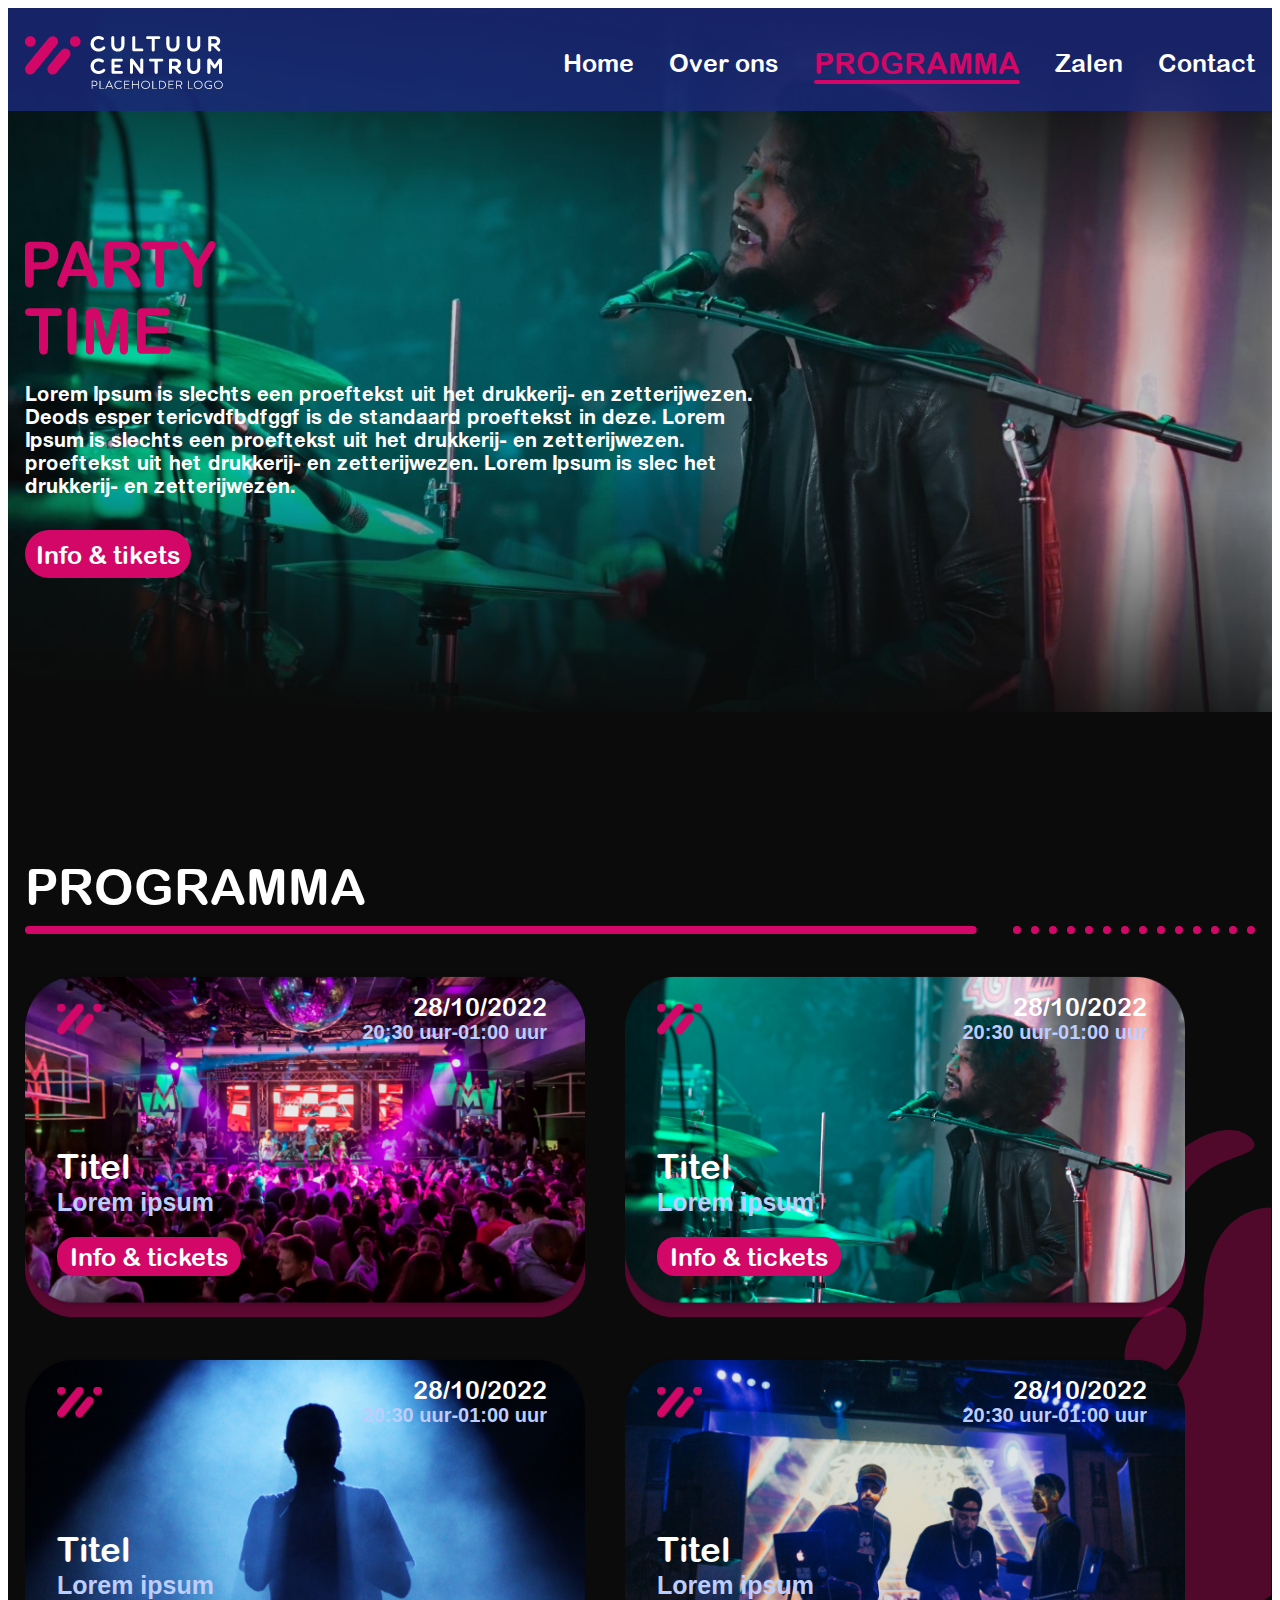
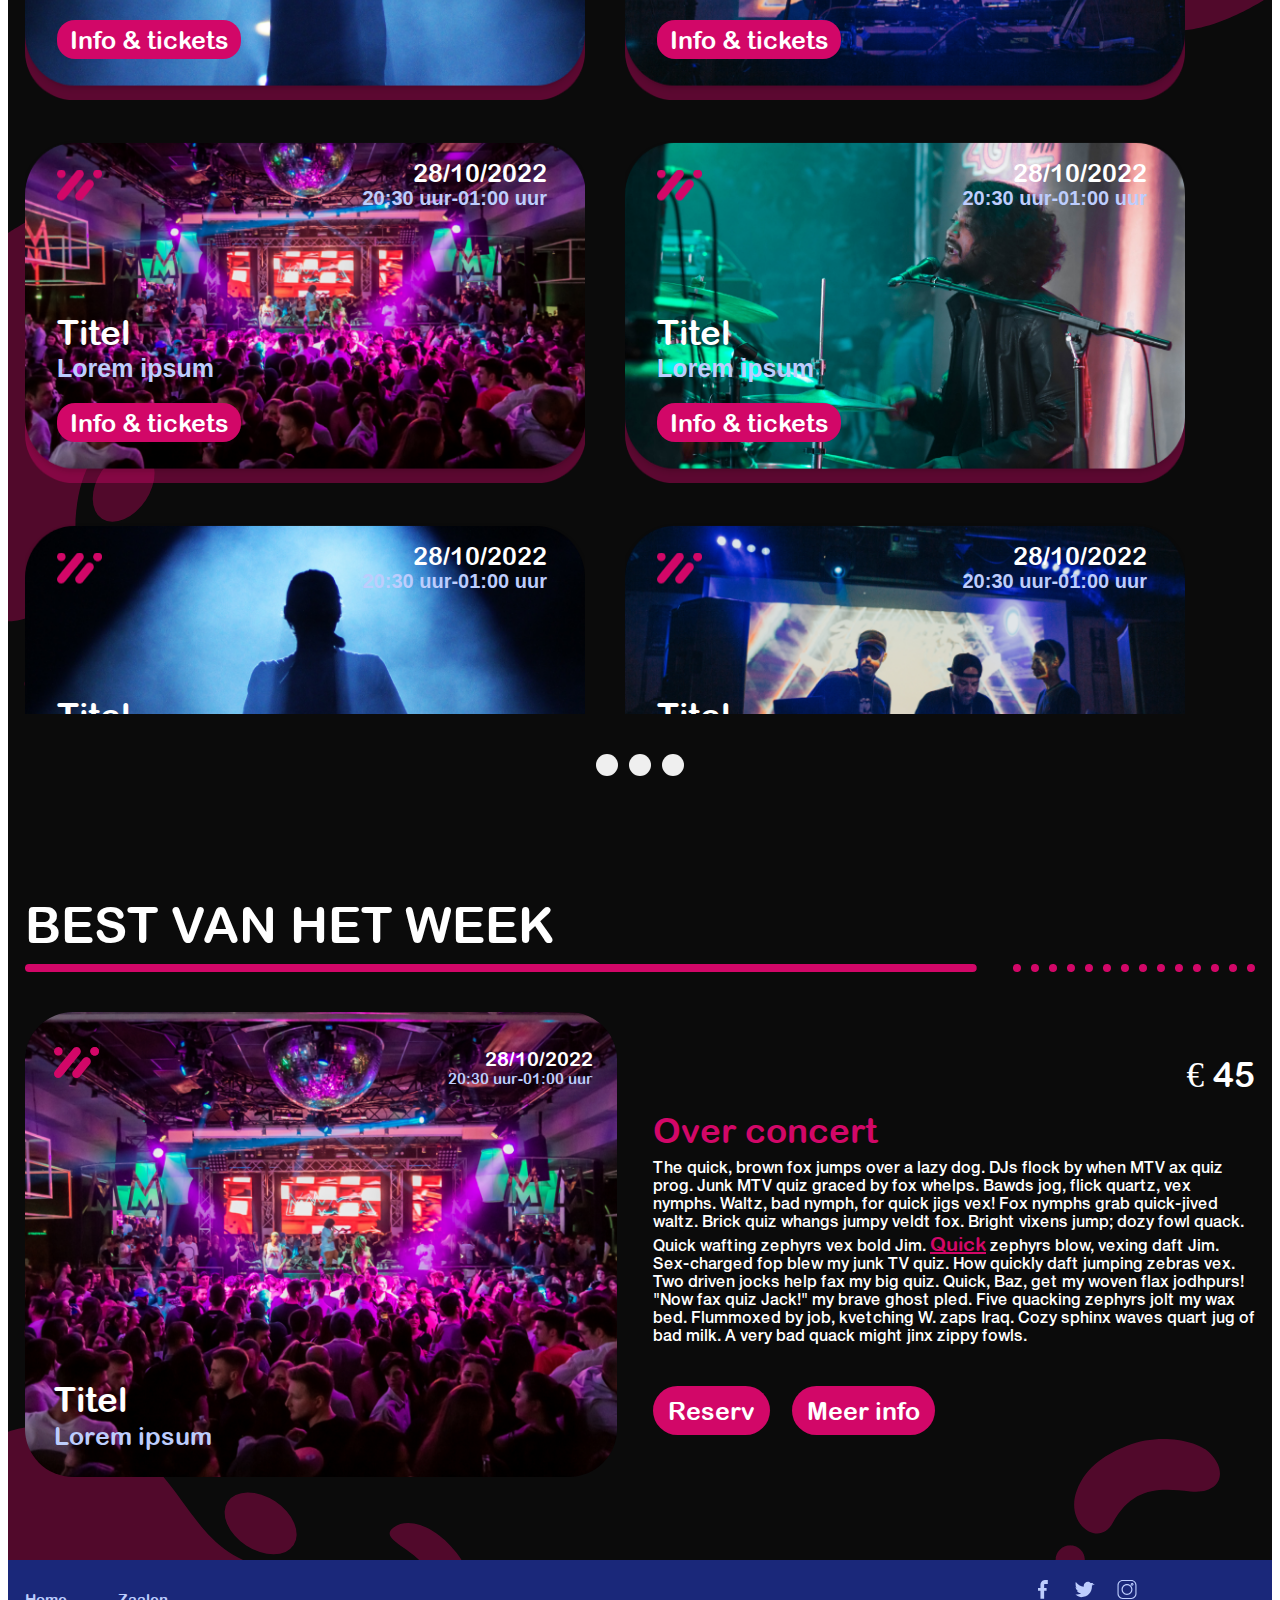
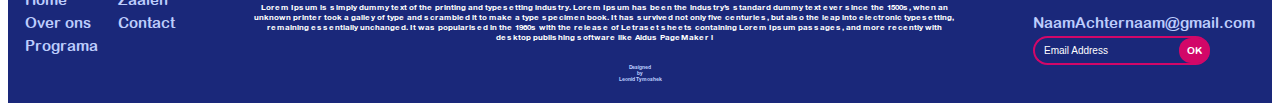
<file: pages/programma/index.html>
<!DOCTYPE html>
<html lang="en">

<head>
    <meta charset="UTF-8">
    <meta http-equiv="X-UA-Compatible" content="IE=edge">
    <meta name="viewport" content="width=device-width, initial-scale=1.0">
    <title>Programma</title>
    <link rel="stylesheet" href="https://cdnjs.cloudflare.com/ajax/libs/modern-normalize/1.1.0/modern-normalize.min.css"
        integrity="sha512-wpPYUAdjBVSE4KJnH1VR1HeZfpl1ub8YT/NKx4PuQ5NmX2tKuGu6U/JRp5y+Y8XG2tV+wKQpNHVUX03MfMFn9Q=="
        crossorigin="anonymous" referrerpolicy="no-referrer" />
    <link rel="stylesheet" href="../../css/screen.css">
    <link rel="stylesheet" href="./css/screen.css">
</head>

<body>
    <div class="program__wrapper">
        <header class="header">
            <div class="container">
                <nav class="header__navigation navigation">
                    <a href="#" class="navigation__logo">
                        <img src="./img/header/header-logo.png" alt="logo">
                    </a>
                    <ul class="navigation__list">
                        <li class="navigation__item">
                            <a href="../../index.html" class="navigation__link">Home</a>
                        </li>
                        <li class="navigation__item">
                            <a href="../over/index.html" class="navigation__link">Over ons</a>
                        </li>
                        <li class="navigation__item">
                            <a href="./index.html" class="navigation__link navigation__link--active">Programma</a>
                        </li>
                        <li class="navigation__item">
                            <a href="../zaalverhuur/index.html" class="navigation__link">Zalen</a>
                        </li>
                        <li class="navigation__item">
                            <a href="../contact/index.html" class="navigation__link">Contact</a>
                        </li>
                    </ul>
                    <button class="header__menu js-menu-open">
                        <span>Programma</span>
                        <img src="./img/header/icon-burger.png" alt="icon burger">
                    </button>
                </nav>
            </div>
        </header>

        <main>
            <section class="programma">
                <div class="container">
                    <img src="./img/hero/hero-title.png" alt="hero-title" class="programma__title">
                    <p class="programma__subtitle">Lorem Ipsum is slechts een proeftekst uit het drukkerij- en
                        zetterijwezen. Deods esper tericvdfbdfggf is de standaard proeftekst in deze. Lorem Ipsum is
                        slechts een proeftekst uit het drukkerij- en zetterijwezen. proeftekst uit het drukkerij- en
                        zetterijwezen. Lorem Ipsum is slec het drukkerij- en zetterijwezen.
                    </p>
                    <a href="../ticket/index.html" class="programma__contact">Info & tikets</a>
                </div>
            </section>

            <section class="program">
                <div class="container">
                    <h2 class="program__title main__title">Programma</h2>
                    <div class="decoration__line"></div>
                    <ul class="program__list">
                        <li class="program__item">
                            <picture>
                                <source media="(max-width:480px)" srcset="
                                ./img/programma/image-mob-1.png
                                " type="image/png">
                                <img src="./img/programma/image-desk-1.png" alt="party" class="program__image">
                            </picture>
                            <div class="program__back"></div>
                            <div class="program__date date">
                                <span class="date__full">28/10/2022</span>
                                <span class="date__time">20:30 uur-01:00 uur</span>
                            </div>
                            <div class="program__info info">
                                <h3 class="info__title">Titel</h3>
                                <p class="info__text">Lorem ipsum</p>
                                <a href="../ticket/index.html" class="info__link">Info & tickets</a>
                            </div>
                            <a href="../ticket/index.html" class="program__arrow">
                                <img src="./img/programma/white-right-arrow.png" alt="arrow">
                            </a>
                        </li>
                        <li class="program__item">
                            <picture>
                                <source media="(max-width:480px)" srcset="
                                ./img/programma/image-mob-2.png
                                " type="image/png">
                                <img src="./img/programma/image-desk-2.png" alt="party" class="program__image">
                            </picture>
                            <div class="program__back"></div>
                            <div class="program__date date">
                                <span class="date__full">28/10/2022</span>
                                <span class="date__time">20:30 uur-01:00 uur</span>
                            </div>
                            <div class="program__info info">
                                <h3 class="info__title">Titel</h3>
                                <p class="info__text">Lorem ipsum</p>
                                <a href="../ticket/index.html" class="info__link">Info & tickets</a>
                            </div>
                            <a href="../ticket/index.html" class="program__arrow">
                                <img src="./img/programma/white-right-arrow.png" alt="arrow">
                            </a>
                        </li>
                        <li class="program__item">
                            <picture>
                                <source media="(max-width:480px)" srcset="
                                ./img/programma/image-mob-3.png
                                " type="image/png">
                                <img src="./img/programma/image-desk-3.png" alt="party" class="program__image">
                            </picture>
                            <div class="program__back"></div>
                            <div class="program__date date">
                                <span class="date__full">28/10/2022</span>
                                <span class="date__time">20:30 uur-01:00 uur</span>
                            </div>
                            <div class="program__info info">
                                <h3 class="info__title">Titel</h3>
                                <p class="info__text">Lorem ipsum</p>
                                <a href="../ticket/index.html" class="info__link">Info & tickets</a>
                            </div>
                            <a href="../ticket/index.html" class="program__arrow">
                                <img src="./img/programma/white-right-arrow.png" alt="arrow">
                            </a>
                        </li>
                        <li class="program__item">
                            <picture>
                                <source media="(max-width:480px)" srcset="
                                ./img/programma/image-mob-4.png
                                " type="image/png">
                                <img src="./img/programma/image-desk-4.png" alt="party" class="program__image">
                            </picture>
                            <div class="program__back"></div>
                            <div class="program__date date">
                                <span class="date__full">28/10/2022</span>
                                <span class="date__time">20:30 uur-01:00 uur</span>
                            </div>
                            <div class="program__info info">
                                <h3 class="info__title">Titel</h3>
                                <p class="info__text">Lorem ipsum</p>
                                <a href="../ticket/index.html" class="info__link">Info & tickets</a>
                            </div>
                            <a href="../ticket/index.html" class="program__arrow">
                                <img src="./img/programma/white-right-arrow.png" alt="arrow">
                            </a>
                        </li>
                        <li class="program__item">
                            <picture>
                                <source media="(max-width:480px)" srcset="
                                ./img/programma/image-mob-1.png
                                " type="image/png">
                                <img src="./img/programma/image-desk-1.png" alt="party" class="program__image">
                            </picture>
                            <div class="program__back"></div>
                            <div class="program__date date">
                                <span class="date__full">28/10/2022</span>
                                <span class="date__time">20:30 uur-01:00 uur</span>
                            </div>
                            <div class="program__info info">
                                <h3 class="info__title">Titel</h3>
                                <p class="info__text">Lorem ipsum</p>
                                <a href="../ticket/index.html" class="info__link">Info & tickets</a>
                            </div>
                            <a href="../ticket/index.html" class="program__arrow">
                                <img src="./img/programma/white-right-arrow.png" alt="arrow">
                            </a>
                        </li>
                        <li class="program__item">
                            <picture>
                                <source media="(max-width:480px)" srcset="
                                ./img/programma/image-mob-2.png
                                " type="image/png">
                                <img src="./img/programma/image-desk-2.png" alt="party" class="program__image">
                            </picture>
                            <div class="program__back"></div>
                            <div class="program__date date">
                                <span class="date__full">28/10/2022</span>
                                <span class="date__time">20:30 uur-01:00 uur</span>
                            </div>
                            <div class="program__info info">
                                <h3 class="info__title">Titel</h3>
                                <p class="info__text">Lorem ipsum</p>
                                <a href="../ticket/index.html" class="info__link">Info & tickets</a>
                            </div>
                            <a href="../ticket/index.html" class="program__arrow">
                                <img src="./img/programma/white-right-arrow.png" alt="arrow">
                            </a>
                        </li>
                        <li class="program__item">
                            <picture>
                                <source media="(max-width:480px)" srcset="
                                ./img/programma/image-mob-3.png
                                " type="image/png">
                                <img src="./img/programma/image-desk-3.png" alt="party" class="program__image">
                            </picture>
                            <div class="program__back"></div>
                            <div class="program__date date">
                                <span class="date__full">28/10/2022</span>
                                <span class="date__time">20:30 uur-01:00 uur</span>
                            </div>
                            <div class="program__info info">
                                <h3 class="info__title">Titel</h3>
                                <p class="info__text">Lorem ipsum</p>
                                <a href="../ticket/index.html" class="info__link">Info & tickets</a>
                            </div>
                            <a href="../ticket/index.html" class="program__arrow">
                                <img src="./img/programma/white-right-arrow.png" alt="arrow">
                            </a>
                        </li>
                        <li class="program__item">
                            <picture>
                                <source media="(max-width:480px)" srcset="
                                ./img/programma/image-mob-4.png
                                " type="image/png">
                                <img src="./img/programma/image-desk-4.png" alt="party" class="program__image">
                            </picture>
                            <div class="program__back"></div>
                            <div class="program__date date">
                                <span class="date__full">28/10/2022</span>
                                <span class="date__time">20:30 uur-01:00 uur</span>
                            </div>
                            <div class="program__info info">
                                <h3 class="info__title">Titel</h3>
                                <p class="info__text">Lorem ipsum</p>
                                <a href="../ticket/index.html" class="info__link">Info & tickets</a>
                            </div>
                            <a href="../ticket/index.html" class="program__arrow">
                                <img src="./img/programma/white-right-arrow.png" alt="arrow">
                            </a>
                        </li>
                        <li class="program__item">
                            <picture>
                                <source media="(max-width:480px)" srcset="
                                ./img/programma/image-mob-1.png
                                " type="image/png">
                                <img src="./img/programma/image-desk-1.png" alt="party" class="program__image">
                            </picture>
                            <div class="program__back"></div>
                            <div class="program__date date">
                                <span class="date__full">28/10/2022</span>
                                <span class="date__time">20:30 uur-01:00 uur</span>
                            </div>
                            <div class="program__info info">
                                <h3 class="info__title">Titel</h3>
                                <p class="info__text">Lorem ipsum</p>
                                <a href="../ticket/index.html" class="info__link">Info & tickets</a>
                            </div>
                            <a href="../ticket/index.html" class="program__arrow">
                                <img src="./img/programma/white-right-arrow.png" alt="arrow">
                            </a>
                        </li>
                        <li class="program__item">
                            <picture>
                                <source media="(max-width:480px)" srcset="
                                ./img/programma/image-mob-2.png
                                " type="image/png">
                                <img src="./img/programma/image-desk-2.png" alt="party" class="program__image">
                            </picture>
                            <div class="program__back"></div>
                            <div class="program__date date">
                                <span class="date__full">28/10/2022</span>
                                <span class="date__time">20:30 uur-01:00 uur</span>
                            </div>
                            <div class="program__info info">
                                <h3 class="info__title">Titel</h3>
                                <p class="info__text">Lorem ipsum</p>
                                <a href="../ticket/index.html" class="info__link">Info & tickets</a>
                            </div>
                            <a href="../ticket/index.html" class="program__arrow">
                                <img src="./img/programma/white-right-arrow.png" alt="arrow">
                            </a>
                        </li>
                        <li class="program__item">
                            <picture>
                                <source media="(max-width:480px)" srcset="
                                ./img/programma/image-mob-3.png
                                " type="image/png">
                                <img src="./img/programma/image-desk-3.png" alt="party" class="program__image">
                            </picture>
                            <div class="program__back"></div>
                            <div class="program__date date">
                                <span class="date__full">28/10/2022</span>
                                <span class="date__time">20:30 uur-01:00 uur</span>
                            </div>
                            <div class="program__info info">
                                <h3 class="info__title">Titel</h3>
                                <p class="info__text">Lorem ipsum</p>
                                <a href="../ticket/index.html" class="info__link">Info & tickets</a>
                            </div>
                            <a href="../ticket/index.html" class="program__arrow">
                                <img src="./img/programma/white-right-arrow.png" alt="arrow">
                            </a>
                        </li>
                        <li class="program__item">
                            <picture>
                                <source media="(max-width:480px)" srcset="
                                ./img/programma/image-mob-4.png
                                " type="image/png">
                                <img src="./img/programma/image-desk-4.png" alt="party" class="program__image">
                            </picture>
                            <div class="program__back"></div>
                            <div class="program__date date">
                                <span class="date__full">28/10/2022</span>
                                <span class="date__time">20:30 uur-01:00 uur</span>
                            </div>
                            <div class="program__info info">
                                <h3 class="info__title">Titel</h3>
                                <p class="info__text">Lorem ipsum</p>
                                <a href="../ticket/index.html" class="info__link">Info & tickets</a>
                            </div>
                            <a href="../ticket/index.html" class="program__arrow">
                                <img src="./img/programma/white-right-arrow.png" alt="arrow">
                            </a>
                        </li>
                    </ul>
                    <button class="program__button">
                        <img src="./img/programma/bottom-arrow.png" alt="arrow to bottom">
                    </button>
                    <div class="program__pagination">
                        <button class="program__pagination--item"></button>
                        <button class="program__pagination--item"></button>
                        <button class="program__pagination--item"></button>
                    </div>
                </div>
            </section>

            <section class="best">
                <div class="container">
                    <h2 class="main__title">Best van het week</h2>
                    <div class="decoration__line"></div>
                    <div class="best__block">
                        <div class="best__image">
                            <img src="./img/best/image-1.png" alt="evening party" class="best__image--item">
                            <div class="best__date">
                                <p class="best__date--item">28/10/2022</p>
                                <p class="best__time">20:30 uur-01:00 uur</p>
                            </div>
                            <div class="best__image--title">
                                <h3>Titel</h3>
                                <p>Lorem ipsum</p>
                            </div>
                            <img src="./img/best/image-icon.png" alt="icon" class="best__icon">
                        </div>
                        <div class="best__image--mobile">
                            <img src="./img/best/image-1-mob.png" alt="party" class="best__image--mobile--item">
                            <img src="./img/best/image-icon.png" alt="icon" class="best__image--mobile--icon">
                        </div>
                        <div class="best__text">
                            <p class="best__price">€ 45</p>
                            <h3 class="best__subtitle">Over concert</h3>
                            <p class="best__description">The quick, brown fox jumps over a lazy dog. DJs flock by when
                                MTV ax quiz prog. Junk MTV quiz graced by fox whelps. Bawds jog, flick quartz, vex
                                nymphs. Waltz, bad nymph, for quick jigs vex! Fox nymphs grab quick-jived waltz. Brick
                                quiz whangs jumpy veldt fox. Bright vixens jump; dozy fowl quack. Quick wafting zephyrs
                                vex bold Jim. <a href="">Quick</a> zephyrs blow, vexing daft Jim. Sex-charged fop blew
                                my junk TV quiz.
                                How quickly daft jumping zebras vex. Two driven jocks help fax my big quiz. Quick, Baz,
                                get my woven flax jodhpurs! "Now fax quiz Jack!" my brave ghost pled. Five quacking
                                zephyrs jolt my wax bed. Flummoxed by job, kvetching W. zaps Iraq. Cozy sphinx waves
                                quart jug of bad milk. A very bad quack might jinx zippy fowls. </p>
                            <a href="../reserv/index.html" class="best__link">Reserv</a>
                            <a href="#" class="best__link">Meer info</a>
                        </div>
                    </div>
                </div>
            </section>
        </main>
    </div>

    <footer class="footer">
        <div class="container">
            <nav class="footer__menu menu">
                <ul class="menu__list">
                    <div>
                        <li class="menu__item">
                            <a href="../../index.html" class="menu__link">Home</a>
                        </li>
                        <li class="menu__item">
                            <a href="../over/index.html" class="menu__link">Over ons</a>
                        </li>
                        <li class="menu__item">
                            <a href="./index.html" class="menu__link">Programa</a>
                        </li>
                    </div>
                    <div>
                        <li class="menu__item">
                            <a href="../zaalverhuur/index.html" class="menu__link">Zaalen</a>
                        </li>
                        <li class="menu__item">
                            <a href="../contact/index.html" class="menu__link">Contact</a>
                        </li>
                    </div>
                </ul>
            </nav>
            <p class="footer__text">Lorem Ipsum is simply dummy text of the printing and typesetting industry. Lorem
                Ipsum has been the industry’s standard dummy text ever since the 1500s, when an unknown printer took
                a galley of type and scrambled it to make a type specimen book. It has survived not only five
                centuries, but also the leap into electronic typesetting, remaining essentially unchanged. It was
                popularised in the 1960s with the release of Letraset sheets containing Lorem Ipsum passages, and
                more recently with desktop publishing software like Aldus PageMaker i</p>
            <div class="footer__links">
                <ul class="links__list">
                    <li class="links__item">
                        <a href="https://www.facebook.com/login/" class="links__link">
                            <svg width="10" height="19" class="links__icon">
                                <use href="../../img/icons.svg#icon-facebook"></use>
                            </svg>
                        </a>
                    </li>
                    <li class="links__item">
                        <a href="https://twitter.com/i/flow/login" class="links__link">
                            <svg width="23" height="19" class="links__icon">
                                <use href="../../img/icons.svg#icon-twitter"></use>
                            </svg>
                        </a>
                    </li>
                    <li class="links__item">
                        <a href="https://www.instagram.com/" class="links__link">
                            <svg width="19" height="19" class="links__icon">
                                <use href="../../img/icons.svg#icon-instagram"></use>
                            </svg>
                        </a>
                    </li>
                </ul>
                <a href="mailto:NaamAchternaam@gmail.com" class="links__email">NaamAchternaam@gmail.com</a>
                <form class="links__form">
                    <input type="text" placeholder="Email Address" class="links__input">
                    <button type="submit" class="links__submit">OK</button>
                </form>
            </div>
        </div>
        <p class="footer__text--mob">Lorem Ipsum is simply dummy text of the printing and typesetting industry.
            Lorem
            Ipsum has been the industry’s standard dummy text ever since the 1500s, when an unknown printer took
            a galley of type and scrambled it to make a type specimen book. It has survived not only five
            centuries, but also the leap into electronic typesetting, remaining essentially unchanged. It was
            popularised in the 1960s with the release of Letraset sheets containing Lorem Ipsum passages, and
            more recently with desktop publishing software like Aldus PageMaker i</p>
        <p class="footer__designer">Designed <br> by <br> Leonid Tymoshek</p>

    </footer>

    <div class="backdrop">
        <button class="burger__menu--button js-menu-close">
            <img src="../../img/mobile-menu/close-icon.png" alt="close" width="40" height="40">
        </button>
        <ul class="burger__menu--list">
            <li class="burger__menu--item">
                <a href="../../index.html" class="burger__menu--link">Home</a>
            </li>
            <li class="burger__menu--item">
                <a href="../over/index.html" class="burger__menu--link">Over ons</a>
            </li>
            <li class="burger__menu--item">
                <a href="./index.html" class="burger__menu--link">Programma</a>
            </li>
            <li class="burger__menu--item">
                <a href="../zaalverhuur/index.html" class="burger__menu--link">Zalen</a>
            </li>
            <li class="burger__menu--item">
                <a href="../contact/index.html" class="burger__menu--link">Contact</a>
            </li>
        </ul>
    </div>

    <script src="../../js/script.js"></script>
</body>

</html>
</file>
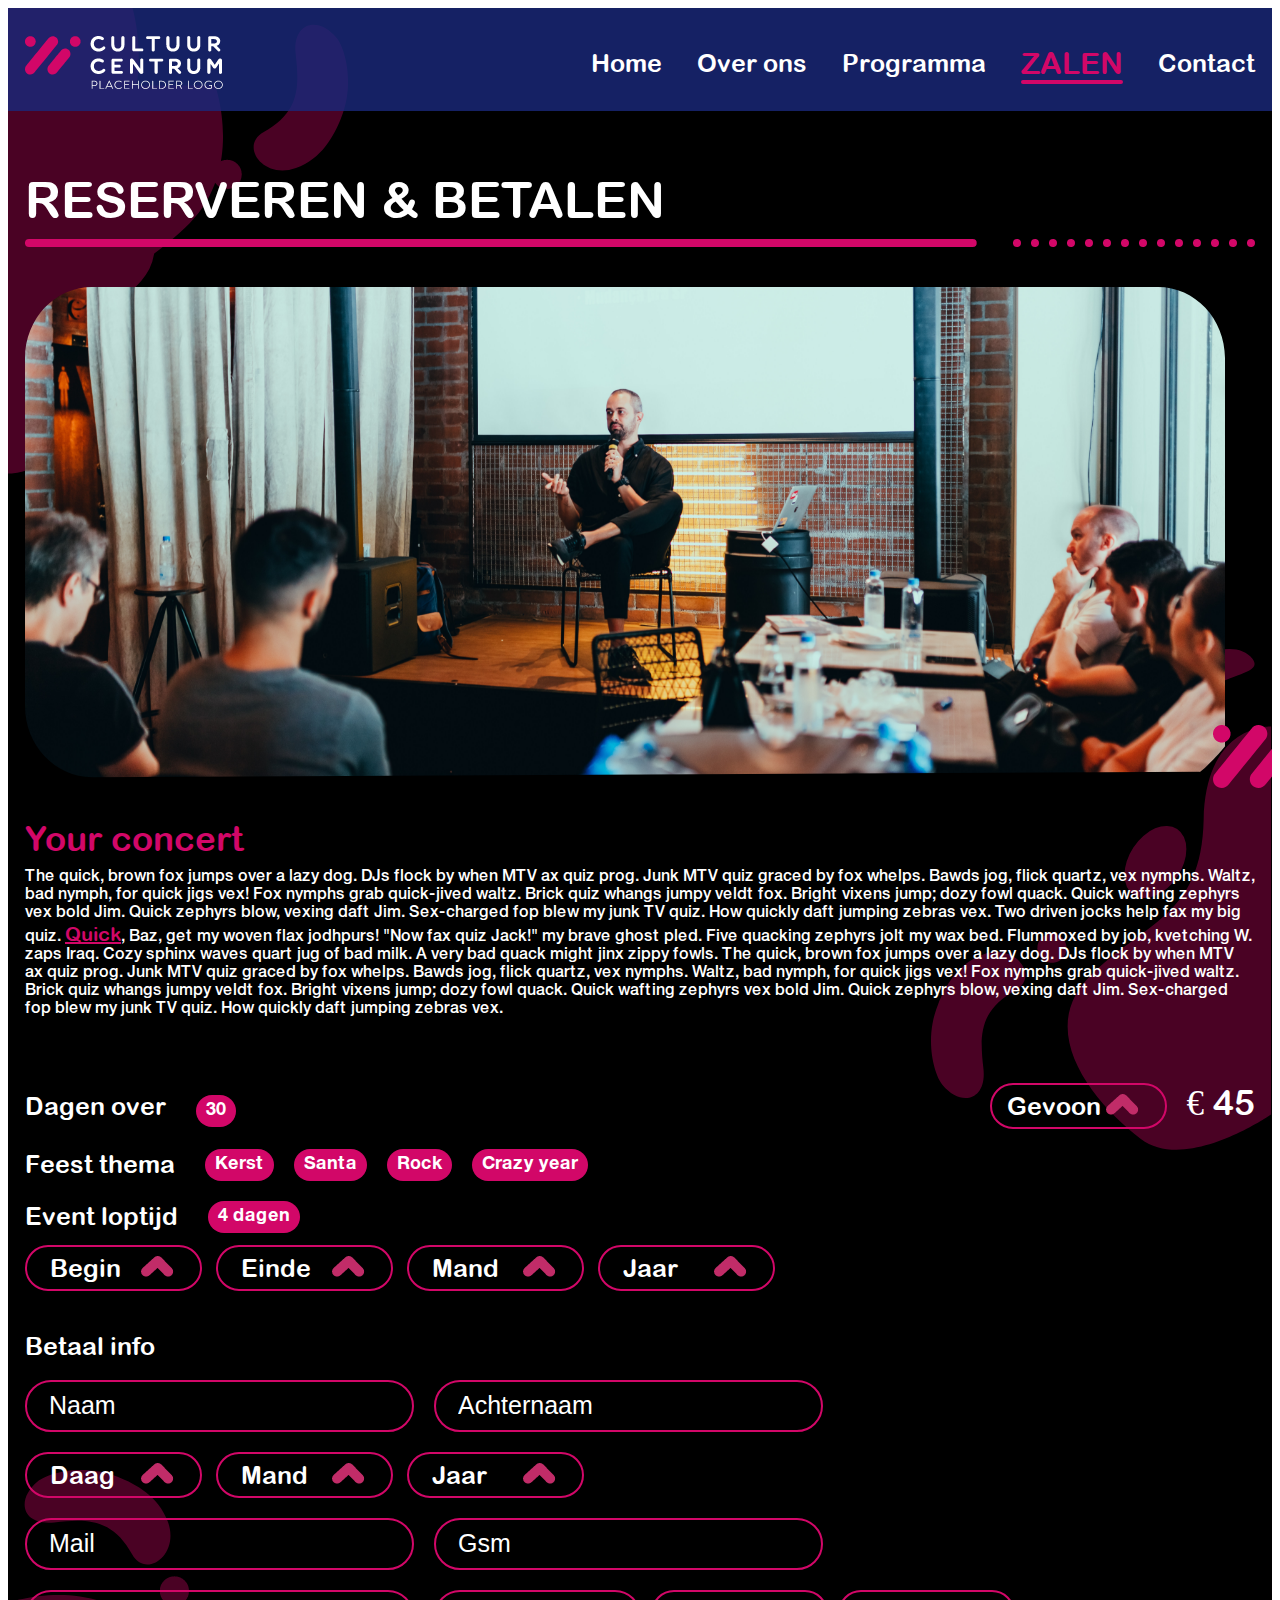
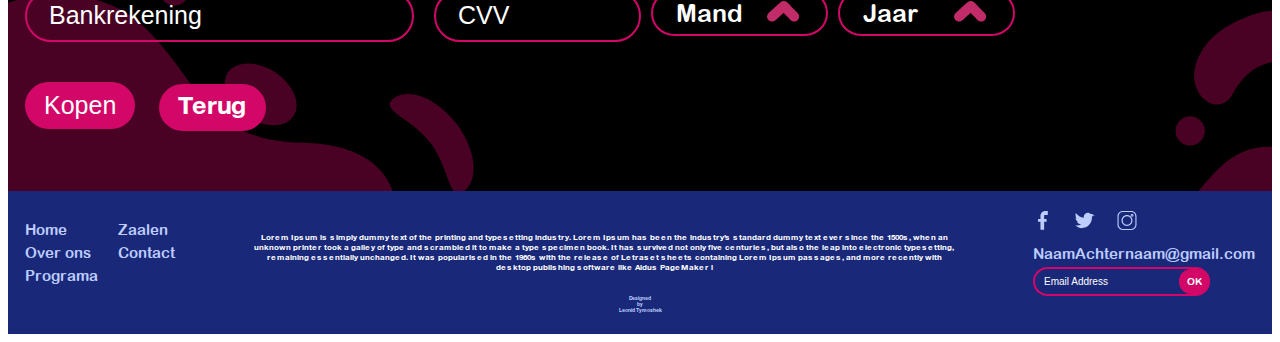
<file: pages/reserv/index.html>
<!DOCTYPE html>
<html lang="en">

<head>
    <meta charset="UTF-8">
    <meta http-equiv="X-UA-Compatible" content="IE=edge">
    <meta name="viewport" content="width=device-width, initial-scale=1.0">
    <title>Reserveren & betalen</title>
    <link rel="stylesheet" href="https://cdnjs.cloudflare.com/ajax/libs/modern-normalize/1.1.0/modern-normalize.min.css"
        integrity="sha512-wpPYUAdjBVSE4KJnH1VR1HeZfpl1ub8YT/NKx4PuQ5NmX2tKuGu6U/JRp5y+Y8XG2tV+wKQpNHVUX03MfMFn9Q=="
        crossorigin="anonymous" referrerpolicy="no-referrer" />
    <link rel="stylesheet" href="../../css/screen.css">
    <link rel="stylesheet" href="./css/screen.css">
</head>

<body>
    <div class="res__wrapper">
        <header class="header">
            <div class="container">
                <nav class="header__navigation navigation">
                    <a href="#" class="navigation__logo">
                        <img src="./img/header/header-logo.png" alt="logo">
                    </a>
                    <ul class="navigation__list">
                        <li class="navigation__item">
                            <a href="../../index.html" class="navigation__link">Home</a>
                        </li>
                        <li class="navigation__item">
                            <a href="../over/index.html" class="navigation__link">Over ons</a>
                        </li>
                        <li class="navigation__item">
                            <a href="../programma/index.html" class="navigation__link">Programma</a>
                        </li>
                        <li class="navigation__item">
                            <a href="./index.html" class="navigation__link navigation__link--active">Zalen</a>
                        </li>
                        <li class="navigation__item">
                            <a href="../contact/index.html" class="navigation__link">Contact</a>
                        </li>
                    </ul>
                    <button class="header__menu js-menu-open">
                        <span>Zalen</span>
                        <img src="./img/header/icon-burger.png" alt="icon burger">
                    </button>
                </nav>
            </div>
        </header>

        <main>
            <section class="res">
                <div class="container">
                    <h2 class="main__title">Reserveren & betalen</h2>
                    <div class="decoration__line"></div>
                    <div class="res__image">
                        <picture>
                            <source media="(max-width:480px)" srcset="
                            ./img/reserv/image-mob-1.png,
                            " type="image/png">
                            <img src="./img/reserv/image-desk-1.png" alt="team" class="res__image--item">
                        </picture>
                        <img src="./img/reserv/image-icon.png" alt="icon" class="res__image--icon">
                    </div>
                    <h3 class="res__subtitle">Your concert</h3>
                    <p class="res__text">The quick, brown fox jumps over a lazy dog. DJs flock by when MTV ax quiz prog.
                        Junk MTV quiz graced by fox whelps. Bawds jog, flick quartz, vex nymphs. Waltz, bad nymph, for
                        quick jigs vex! Fox nymphs grab quick-jived waltz. Brick quiz whangs jumpy veldt fox. Bright
                        vixens jump; dozy fowl quack. Quick wafting zephyrs vex bold Jim. Quick zephyrs blow, vexing
                        daft Jim. Sex-charged fop blew my junk TV quiz. How quickly daft jumping zebras vex. Two driven
                        jocks help fax my big quiz. <a href="">Quick</a>, Baz, get my woven flax jodhpurs! "Now fax quiz
                        Jack!" my
                        brave ghost pled. Five quacking zephyrs jolt my wax bed. Flummoxed by job, kvetching W. zaps
                        Iraq. Cozy sphinx waves quart jug of bad milk. A very bad quack might jinx zippy fowls. The
                        quick, brown fox jumps over a lazy dog. DJs flock by when MTV ax quiz prog. Junk MTV quiz graced
                        by fox whelps. Bawds jog, flick quartz, vex nymphs. Waltz, bad nymph, for quick jigs vex! Fox
                        nymphs grab quick-jived waltz. Brick quiz whangs jumpy veldt fox. Bright vixens jump; dozy fowl
                        quack. Quick wafting zephyrs vex bold Jim. Quick zephyrs blow, vexing daft Jim. Sex-charged fop
                        blew my junk TV quiz. How quickly daft jumping zebras vex. </p>

                    <form class="ticket__form--desktop">
                        <div class="first__block">
                            <p class="ticket__name">Dagen over</p>
                            <p class="ticket__info">30</p>
                            <select class="ticket__select ticket__gevoon">
                                <option>Gevoon</option>
                            </select>
                            <p class="ticket__price">€ 45</p>
                        </div>
                        <div class="second__block">
                            <p class="ticket__name">Feest thema</p>
                            <p class="ticket__info">Kerst</p>
                            <p class="ticket__info">Santa</p>
                            <p class="ticket__info">Rock</p>
                            <p class="ticket__info">Crazy year</p>
                        </div>
                        <div class="third__block">
                            <p class="ticket__name">Event loptijd </p>
                            <p class="ticket__info">4 dagen</p>
                        </div>
                        <div class="fourth__block">
                            <select class="ticket__select">
                                <option>Begin</option>
                            </select>
                            <select class="ticket__select">
                                <option>Einde</option>
                            </select>
                            <select class="ticket__select">
                                <option>Mand</option>
                                <option>Mand</option>
                                <option>January</option>
                                <option>February</option>
                                <option>Mart</option>
                                <option>April</option>
                                <option>May</option>
                                <option>June</option>
                                <option>July</option>
                                <option>August</option>
                                <option>Semtepmber</option>
                                <option>October</option>
                                <option>November</option>
                                <option>December</option>
                            </select>
                            <select class="ticket__select">
                                <option>Jaar</option>
                                <option>Jaar</option>
                                <option>2023</option>
                                <option>2024</option>
                                <option>2025</option>
                                <option>2026</option>
                                <option>2027</option>
                                <option>2028</option>
                                <option>2029</option>
                                <option>2030</option>
                                <option>2031</option>
                            </select>
                        </div>
                        <p class="ticket__name">Betaal info</p>
                        <div class="fifth__block">
                            <input type="text" class="ticket__input" placeholder="Naam">
                            <input type="text" class="ticket__input" placeholder="Achternaam    ">
                        </div>
                        <div>
                            <select class="ticket__select">
                                <option>Daag</option>
                                <option value="">1</option>
                                <option value="">2</option>
                                <option value="">3</option>
                                <option value="">4</option>
                                <option value="">5</option>
                                <option value="">6</option>
                                <option value="">7</option>
                                <option value="">8</option>
                                <option value="">9</option>
                                <option value="">10</option>
                                <option value="">11</option>
                                <option value="">12</option>
                                <option value="">13</option>
                                <option value="">14</option>
                                <option value="">15</option>
                                <option value="">16</option>
                                <option value="">17</option>
                                <option value="">18</option>
                                <option value="">19</option>
                                <option value="">20</option>
                                <option value="">21</option>
                                <option value="">22</option>
                                <option value="">23</option>
                                <option value="">24</option>
                                <option value="">25</option>
                                <option value="">26</option>
                                <option value="">27</option>
                                <option value="">28</option>
                                <option value="">29</option>
                                <option value="">30</option>
                                <option value="">31</option>
                            </select>
                            <select class="ticket__select">
                                <option>Mand</option>
                                <option>Mand</option>
                                <option>January</option>
                                <option>February</option>
                                <option>Mart</option>
                                <option>April</option>
                                <option>May</option>
                                <option>June</option>
                                <option>July</option>
                                <option>August</option>
                                <option>Semtepmber</option>
                                <option>October</option>
                                <option>November</option>
                                <option>December</option>
                            </select>
                            <select class="ticket__select">
                                <option>Jaar</option>
                                <option>Jaar</option>
                                <option>2023</option>
                                <option>2024</option>
                                <option>2025</option>
                                <option>2026</option>
                                <option>2027</option>
                                <option>2028</option>
                                <option>2029</option>
                                <option>2030</option>
                                <option>2031</option>
                            </select>
                        </div>
                        <div class="seventh__block">
                            <input type="text" class="ticket__input" placeholder="Mail">
                            <input type="text" class="ticket__input" placeholder="Gsm">
                        </div>
                        <div class="eights__block">
                            <input type="text" class="ticket__input" placeholder="Bankrekening">
                            <input type="text" class="ticket__cvv" placeholder="CVV">
                            <select class="ticket__select">
                                <option>Mand</option>
                            </select>
                            <select class="ticket__select">
                                <option>Jaar</option>
                            </select>
                        </div>
                        <button type="submit" class="ticket__button">Kopen</button>
                        <a href="../zaalverhuur/index.html" class="ticket__button">Terug</a>
                    </form>

                    <form class="ticket__form--mobile">
                        <div class="first__block">
                            <p class="ticket__name">Dagen over</p>
                            <p class="ticket__info">30</p>
                        </div>
                        <div class="second__block">
                            <p class="ticket__name">Feest thema</p>
                            <p class="ticket__info">Kerst</p>
                            <p class="ticket__info">Santa</p>
                            <p class="ticket__info">Rock</p>
                            <p class="ticket__info">Crazy year</p>
                        </div>
                        <div class="third__block">
                            <p class="ticket__name">Event loptijd </p>
                            <p class="ticket__info">4 dagen</p>
                        </div>
                        <div class="fourth__block">
                            <select class="ticket__select">
                                <option>Begin</option>
                            </select>
                            <select class="ticket__select">
                                <option>Einde</option>
                            </select>
                        </div>
                        <p class="ticket__name">Betaal info</p>
                        <div class="fifth__block">
                            <input type="text" class="ticket__input" placeholder="Naam">
                            <input type="text" class="ticket__input" placeholder="Achternaam    ">
                        </div>
                        <div class="eights__block">
                            <select class="ticket__select">
                                <option>Mand</option>
                            </select>
                            <select class="ticket__select">
                                <option>Jaar</option>
                            </select>
                            <select class="ticket__select">
                                <option>Jaar</option>
                            </select>
                        </div>
                        <div class="seventh__block">
                            <input type="text" class="ticket__input" placeholder="Naam">
                            <input type="text" class="ticket__input" placeholder="Achternaam    ">
                        </div>
                        <input type="text" class="ticket__bank" placeholder="Bankrekening">
                        <div class="eights__block">
                            <input type="text" class="ticket__cvv" placeholder="Cvv">
                            <select class="ticket__select">
                                <option>Jaar</option>
                            </select>
                            <select class="ticket__select">
                                <option>Mand</option>
                            </select>
                        </div>
                        <button type="submit" class="ticket__button">Kopen</button>
                        <a href="../zaalverhuur/index.html" class="ticket__button">Terug</a>
                    </form>
                </div>
            </section>
        </main>
    </div>

    <footer class="footer">
        <div class="container">
            <nav class="footer__menu menu">
                <ul class="menu__list">
                    <div>
                        <li class="menu__item">
                            <a href="../../index.html" class="menu__link">Home</a>
                        </li>
                        <li class="menu__item">
                            <a href="../over/index.html" class="menu__link">Over ons</a>
                        </li>
                        <li class="menu__item">
                            <a href="../programma/index.html" class="menu__link">Programa</a>
                        </li>
                    </div>
                    <div>
                        <li class="menu__item">
                            <a href="../zaalverhuur/index.html" class="menu__link">Zaalen</a>
                        </li>
                        <li class="menu__item">
                            <a href="../contact/index.html" class="menu__link">Contact</a>
                        </li>
                    </div>
                </ul>
            </nav>
            <p class="footer__text">Lorem Ipsum is simply dummy text of the printing and typesetting industry. Lorem
                Ipsum has been the industry’s standard dummy text ever since the 1500s, when an unknown printer took
                a galley of type and scrambled it to make a type specimen book. It has survived not only five
                centuries, but also the leap into electronic typesetting, remaining essentially unchanged. It was
                popularised in the 1960s with the release of Letraset sheets containing Lorem Ipsum passages, and
                more recently with desktop publishing software like Aldus PageMaker i</p>
            <div class="footer__links">
                <ul class="links__list">
                    <li class="links__item">
                        <a href="https://www.facebook.com/login/" class="links__link">
                            <svg width="10" height="19" class="links__icon">
                                <use href="../../img/icons.svg#icon-facebook"></use>
                            </svg>
                        </a>
                    </li>
                    <li class="links__item">
                        <a href="https://twitter.com/i/flow/login" class="links__link">
                            <svg width="23" height="19" class="links__icon">
                                <use href="../../img/icons.svg#icon-twitter"></use>
                            </svg>
                        </a>
                    </li>
                    <li class="links__item">
                        <a href="https://www.instagram.com/" class="links__link">
                            <svg width="19" height="19" class="links__icon">
                                <use href="../../img/icons.svg#icon-instagram"></use>
                            </svg>
                        </a>
                    </li>
                </ul>
                <a href="mailto:NaamAchternaam@gmail.com" class="links__email">NaamAchternaam@gmail.com</a>
                <form class="links__form">
                    <input type="text" placeholder="Email Address" class="links__input">
                    <button type="submit" class="links__submit">OK</button>
                </form>
            </div>
        </div>
        <p class="footer__text--mob">Lorem Ipsum is simply dummy text of the printing and typesetting industry.
            Lorem
            Ipsum has been the industry’s standard dummy text ever since the 1500s, when an unknown printer took
            a galley of type and scrambled it to make a type specimen book. It has survived not only five
            centuries, but also the leap into electronic typesetting, remaining essentially unchanged. It was
            popularised in the 1960s with the release of Letraset sheets containing Lorem Ipsum passages, and
            more recently with desktop publishing software like Aldus PageMaker i</p>
        <p class="footer__designer">Designed <br> by <br> Leonid Tymoshek</p>

    </footer>

    <div class="backdrop">
        <button class="burger__menu--button js-menu-close">
            <img src="../../img/mobile-menu/close-icon.png" alt="close" width="40" height="40">
        </button>
        <ul class="burger__menu--list">
            <li class="burger__menu--item">
                <a href="../../index.html" class="burger__menu--link">Home</a>
            </li>
            <li class="burger__menu--item">
                <a href="../over/index.html" class="burger__menu--link">Over ons</a>
            </li>
            <li class="burger__menu--item">
                <a href="../programma/index.html" class="burger__menu--link">Programma</a>
            </li>
            <li class="burger__menu--item">
                <a href="./index.html" class="burger__menu--link">Zalen</a>
            </li>
            <li class="burger__menu--item">
                <a href="../contact/index.html" class="burger__menu--link">Contact</a>
            </li>
        </ul>
    </div>

    <div class="submit">
        <p class="submit__text">Bedankt <br> voor <br> je aankoop</p>
        <img src="./img/submit/image-icon.png" alt="icon" class="submit__icon">
    </div>

    <script src="./js/script.js"></script>
    <script src="../../js/script.js"></script>
</body>

</html>
</file>
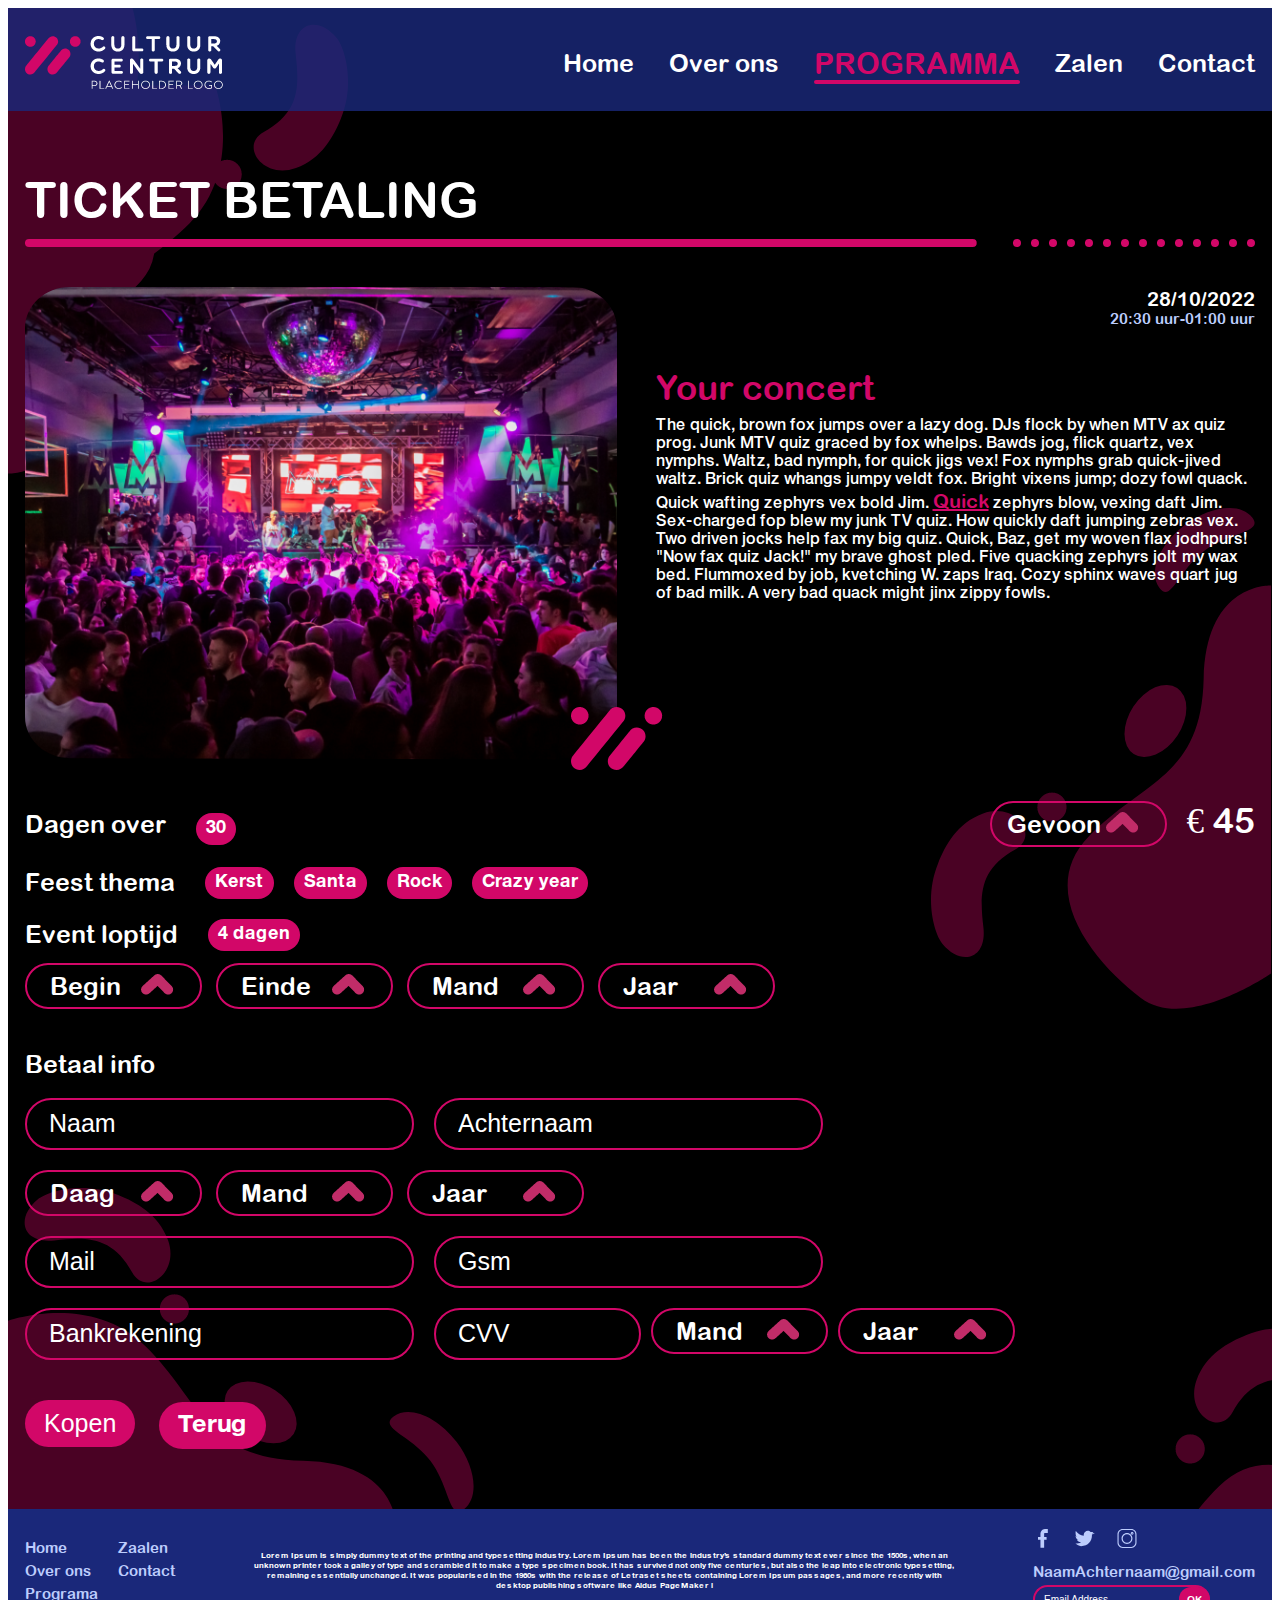
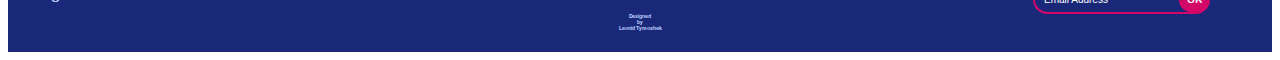
<file: pages/ticket/index.html>
<!DOCTYPE html>
<html lang="en">

<head>
    <meta charset="UTF-8">
    <meta http-equiv="X-UA-Compatible" content="IE=edge">
    <meta name="viewport" content="width=device-width, initial-scale=1.0">
    <title>Ticket betaling</title>
    <link rel="stylesheet" href="https://cdnjs.cloudflare.com/ajax/libs/modern-normalize/1.1.0/modern-normalize.min.css"
        integrity="sha512-wpPYUAdjBVSE4KJnH1VR1HeZfpl1ub8YT/NKx4PuQ5NmX2tKuGu6U/JRp5y+Y8XG2tV+wKQpNHVUX03MfMFn9Q=="
        crossorigin="anonymous" referrerpolicy="no-referrer" />
    <link rel="stylesheet" href="../../css/screen.css">
    <link rel="stylesheet" href="./css/screen.css">
</head>

<body>
    <div class="ticket__wrapper">
        <header class="header">
            <div class="container">
                <nav class="header__navigation navigation">
                    <a href="#" class="navigation__logo">
                        <img src="./img/header/header-logo.png" alt="logo">
                    </a>
                    <ul class="navigation__list">
                        <li class="navigation__item">
                            <a href="../../index.html" class="navigation__link">Home</a>
                        </li>
                        <li class="navigation__item">
                            <a href="../over/index.html" class="navigation__link">Over ons</a>
                        </li>
                        <li class="navigation__item">
                            <a href="./index.html" class="navigation__link navigation__link--active">Programma</a>
                        </li>
                        <li class="navigation__item">
                            <a href="../zaalverhuur/index.html" class="navigation__link">Zalen</a>
                        </li>
                        <li class="navigation__item">
                            <a href="../contact/index.html" class="navigation__link">Contact</a>
                        </li>
                    </ul>
                    <button class="header__menu js-menu-open">
                        <span>Programma</span>
                        <img src="./img/header/icon-burger.png" alt="icon burger">
                    </button>
                </nav>
            </div>
        </header>

        <main>
            <section class="ticket">
                <div class="container">
                    <h2 class="main__title">Ticket betaling </h2>
                    <div class="decoration__line"></div>
                    <div class="ticket__content">
                        <div class="ticket__image">
                            <picture>
                                <source media="(max-width:480px)" srcset="
                                ./img/ticket/image-mob-1.png
                                " type="image/png">
                                <img src="./img/ticket/image-desk-1.png" alt="party" class="ticket__image--item">
                            </picture>
                            <img src="./img/ticket/image-icon.png" alt="icon" class="ticket__image--icon">
                        </div>
                        <div class="ticket__text">
                            <p class="ticket__date">28/10/2022</p>
                            <p class="ticket__time">20:30 uur-01:00 uur</p>
                            <h3 class="ticket__subtitle">Your concert</h3>
                            <p class="ticket__desc">The quick, brown fox jumps over a lazy dog. DJs flock by when MTV ax
                                quiz prog. Junk MTV quiz graced by fox whelps. Bawds jog, flick quartz, vex nymphs.
                                Waltz, bad nymph, for quick jigs vex! Fox nymphs grab quick-jived waltz. Brick quiz
                                whangs jumpy veldt fox. Bright vixens jump; dozy fowl quack. Quick wafting zephyrs vex
                                bold Jim. <a href="#">Quick</a> zephyrs blow, vexing daft Jim. Sex-charged fop blew my
                                junk TV quiz. How
                                quickly daft jumping zebras vex. Two driven jocks help fax my big quiz. Quick, Baz, get
                                my woven flax jodhpurs! "Now fax quiz Jack!" my brave ghost pled. Five quacking zephyrs
                                jolt my wax bed. Flummoxed by job, kvetching W. zaps Iraq. Cozy sphinx waves quart jug
                                of bad milk. A very bad quack might jinx zippy fowls. </p>
                        </div>
                    </div>

                    <form class="ticket__form--desktop">
                        <div class="first__block">
                            <p class="ticket__name">Dagen over</p>
                            <p class="ticket__info">30</p>
                            <select class="ticket__select ticket__gevoon">
                                <option>Gevoon</option>
                            </select>
                            <p class="ticket__price">€ 45</p>
                        </div>
                        <div class="second__block">
                            <p class="ticket__name">Feest thema</p>
                            <p class="ticket__info">Kerst</p>
                            <p class="ticket__info">Santa</p>
                            <p class="ticket__info">Rock</p>
                            <p class="ticket__info">Crazy year</p>
                        </div>
                        <div class="third__block">
                            <p class="ticket__name">Event loptijd </p>
                            <p class="ticket__info">4 dagen</p>
                        </div>
                        <div class="fourth__block">
                            <select class="ticket__select">
                                <option>Begin</option>
                            </select>
                            <select class="ticket__select">
                                <option>Einde</option>
                            </select>
                            <select class="ticket__select">
                                <option>Mand</option>
                                <option>January</option>
                                <option>February</option>
                                <option>Mart</option>
                                <option>April</option>
                                <option>May</option>
                                <option>June</option>
                                <option>July</option>
                                <option>August</option>
                                <option>Semtepmber</option>
                                <option>October</option>
                                <option>November</option>
                                <option>December</option>
                            </select>
                            <select class="ticket__select">
                                <option>Jaar</option>
                                <option>2023</option>
                                <option>2024</option>
                                <option>2025</option>
                                <option>2026</option>
                                <option>2027</option>
                                <option>2028</option>
                                <option>2029</option>
                                <option>2030</option>
                                <option>2031</option>
                            </select>
                        </div>
                        <p class="ticket__name">Betaal info</p>
                        <div class="fifth__block">
                            <input type="text" class="ticket__input" placeholder="Naam">
                            <input type="text" class="ticket__input" placeholder="Achternaam    ">
                        </div>
                        <div>
                            <select class="ticket__select">
                                <option>Daag</option>
                                <option value="">1</option>
                                <option value="">2</option>
                                <option value="">3</option>
                                <option value="">4</option>
                                <option value="">5</option>
                                <option value="">6</option>
                                <option value="">7</option>
                                <option value="">8</option>
                                <option value="">9</option>
                                <option value="">10</option>
                                <option value="">11</option>
                                <option value="">12</option>
                                <option value="">13</option>
                                <option value="">14</option>
                                <option value="">15</option>
                                <option value="">16</option>
                                <option value="">17</option>
                                <option value="">18</option>
                                <option value="">19</option>
                                <option value="">20</option>
                                <option value="">21</option>
                                <option value="">22</option>
                                <option value="">23</option>
                                <option value="">24</option>
                                <option value="">25</option>
                                <option value="">26</option>
                                <option value="">27</option>
                                <option value="">28</option>
                                <option value="">29</option>
                                <option value="">30</option>
                                <option value="">31</option>
                            </select>
                            <select class="ticket__select">
                                <option>Mand</option>
                                <option>January</option>
                                <option>February</option>
                                <option>Mart</option>
                                <option>April</option>
                                <option>May</option>
                                <option>June</option>
                                <option>July</option>
                                <option>August</option>
                                <option>Semtepmber</option>
                                <option>October</option>
                                <option>November</option>
                                <option>December</option>
                            </select>
                            <select class="ticket__select">
                                <option>Jaar</option>
                                <option>Jaar</option>
                                <option>2023</option>
                                <option>2024</option>
                                <option>2025</option>
                                <option>2026</option>
                                <option>2027</option>
                                <option>2028</option>
                                <option>2029</option>
                                <option>2030</option>
                                <option>2031</option>
                            </select>
                        </div>
                        <div class="seventh__block">
                            <input type="text" class="ticket__input" placeholder="Mail">
                            <input type="text" class="ticket__input" placeholder="Gsm">
                        </div>
                        <div class="eights__block">
                            <input type="text" class="ticket__input" placeholder="Bankrekening">
                            <input type="text" class="ticket__cvv" placeholder="CVV">
                            <select class="ticket__select">
                                <option>Mand</option>
                            </select>
                            <select class="ticket__select">
                                <option>Jaar</option>
                            </select>
                        </div>
                        <button type="submit" class="ticket__button">Kopen</button>
                        <a href="../programma/index.html" class="ticket__button">Terug</a>
                    </form>

                    <form class="ticket__form--mobile">
                        <div class="first__block">
                            <p class="ticket__name">Dagen over</p>
                            <p class="ticket__info">30</p>
                        </div>
                        <div class="second__block">
                            <p class="ticket__name">Feest thema</p>
                            <p class="ticket__info">Kerst</p>
                            <p class="ticket__info">Santa</p>
                            <p class="ticket__info">Rock</p>
                            <p class="ticket__info">Crazy year</p>
                        </div>
                        <div class="third__block">
                            <p class="ticket__name">Event loptijd </p>
                            <p class="ticket__info">4 dagen</p>
                        </div>
                        <div class="fourth__block">
                            <select class="ticket__select">
                                <option>Begin</option>
                            </select>
                            <select class="ticket__select">
                                <option>Einde</option>
                            </select>
                        </div>
                        <p class="ticket__name">Betaal info</p>
                        <div class="fifth__block">
                            <input type="text" class="ticket__input" placeholder="Naam">
                            <input type="text" class="ticket__input" placeholder="Achternaam    ">
                        </div>
                        <div class="eights__block">
                            <select class="ticket__select">
                                <option>Mand</option>
                            </select>
                            <select class="ticket__select">
                                <option>Jaar</option>
                            </select>
                            <select class="ticket__select">
                                <option>Jaar</option>
                            </select>
                        </div>
                        <div class="seventh__block">
                            <input type="text" class="ticket__input" placeholder="Naam">
                            <input type="text" class="ticket__input" placeholder="Achternaam    ">
                        </div>
                        <input type="text" class="ticket__bank" placeholder="Bankrekening">
                        <div class="eights__block">
                            <input type="text" class="ticket__cvv" placeholder="Cvv">
                            <select class="ticket__select">
                                <option>Jaar</option>
                            </select>
                            <select class="ticket__select">
                                <option>Mand</option>
                            </select>
                        </div>
                        <button type="submit" class="ticket__button">Kopen</button>
                        <a href="../programma/index.html" class="ticket__button">Terug</a>
                    </form>
                </div>
            </section>
        </main>
    </div>

    <footer class="footer">
        <div class="container">
            <nav class="footer__menu menu">
                <ul class="menu__list">
                    <div>
                        <li class="menu__item">
                            <a href="../../index.html" class="menu__link">Home</a>
                        </li>
                        <li class="menu__item">
                            <a href="../over/index.html" class="menu__link">Over ons</a>
                        </li>
                        <li class="menu__item">
                            <a href="../programma/index.html" class="menu__link">Programa</a>
                        </li>
                    </div>
                    <div>
                        <li class="menu__item">
                            <a href="../zaalverhuur/index.html" class="menu__link">Zaalen</a>
                        </li>
                        <li class="menu__item">
                            <a href="../contact/index.html" class="menu__link">Contact</a>
                        </li>
                    </div>
                </ul>
            </nav>
            <p class="footer__text">Lorem Ipsum is simply dummy text of the printing and typesetting industry. Lorem
                Ipsum has been the industry’s standard dummy text ever since the 1500s, when an unknown printer took
                a galley of type and scrambled it to make a type specimen book. It has survived not only five
                centuries, but also the leap into electronic typesetting, remaining essentially unchanged. It was
                popularised in the 1960s with the release of Letraset sheets containing Lorem Ipsum passages, and
                more recently with desktop publishing software like Aldus PageMaker i</p>
            <div class="footer__links">
                <ul class="links__list">
                    <li class="links__item">
                        <a href="https://www.facebook.com/login/" class="links__link">
                            <svg width="10" height="19" class="links__icon">
                                <use href="../../img/icons.svg#icon-facebook"></use>
                            </svg>
                        </a>
                    </li>
                    <li class="links__item">
                        <a href="https://twitter.com/i/flow/login" class="links__link">
                            <svg width="23" height="19" class="links__icon">
                                <use href="../../img/icons.svg#icon-twitter"></use>
                            </svg>
                        </a>
                    </li>
                    <li class="links__item">
                        <a href="https://www.instagram.com/" class="links__link">
                            <svg width="19" height="19" class="links__icon">
                                <use href="../../img/icons.svg#icon-instagram"></use>
                            </svg>
                        </a>
                    </li>
                </ul>
                <a href="mailto:NaamAchternaam@gmail.com" class="links__email">NaamAchternaam@gmail.com</a>
                <form class="links__form">
                    <input type="text" placeholder="Email Address" class="links__input">
                    <button type="submit" class="links__submit">OK</button>
                </form>
            </div>
        </div>
        <p class="footer__text--mob">Lorem Ipsum is simply dummy text of the printing and typesetting industry.
            Lorem
            Ipsum has been the industry’s standard dummy text ever since the 1500s, when an unknown printer took
            a galley of type and scrambled it to make a type specimen book. It has survived not only five
            centuries, but also the leap into electronic typesetting, remaining essentially unchanged. It was
            popularised in the 1960s with the release of Letraset sheets containing Lorem Ipsum passages, and
            more recently with desktop publishing software like Aldus PageMaker i</p>
        <p class="footer__designer">Designed <br> by <br> Leonid Tymoshek</p>

    </footer>

    <div class="backdrop">
        <button class="burger__menu--button js-menu-close">
            <img src="../../img/mobile-menu/close-icon.png" alt="close" width="40" height="40">
        </button>
        <ul class="burger__menu--list">
            <li class="burger__menu--item">
                <a href="../../index.html" class="burger__menu--link">Home</a>
            </li>
            <li class="burger__menu--item">
                <a href="../over/index.html" class="burger__menu--link">Over ons</a>
            </li>
            <li class="burger__menu--item">
                <a href="./index.html" class="burger__menu--link">Programma</a>
            </li>
            <li class="burger__menu--item">
                <a href="../zaalverhuur/index.html" class="burger__menu--link">Zalen</a>
            </li>
            <li class="burger__menu--item">
                <a href="../contact/index.html" class="burger__menu--link">Contact</a>
            </li>
        </ul>
    </div>

    <div class="submit">
        <p class="submit__text">Bedankt <br> voor <br> je aankoop</p>
        <img src="./img/submit/image-icon.png" alt="icon" class="submit__icon">
    </div>

    <script src="./js/script.js"></script>
    <script src="../../js/script.js"></script>
</body>

</html>
</file>
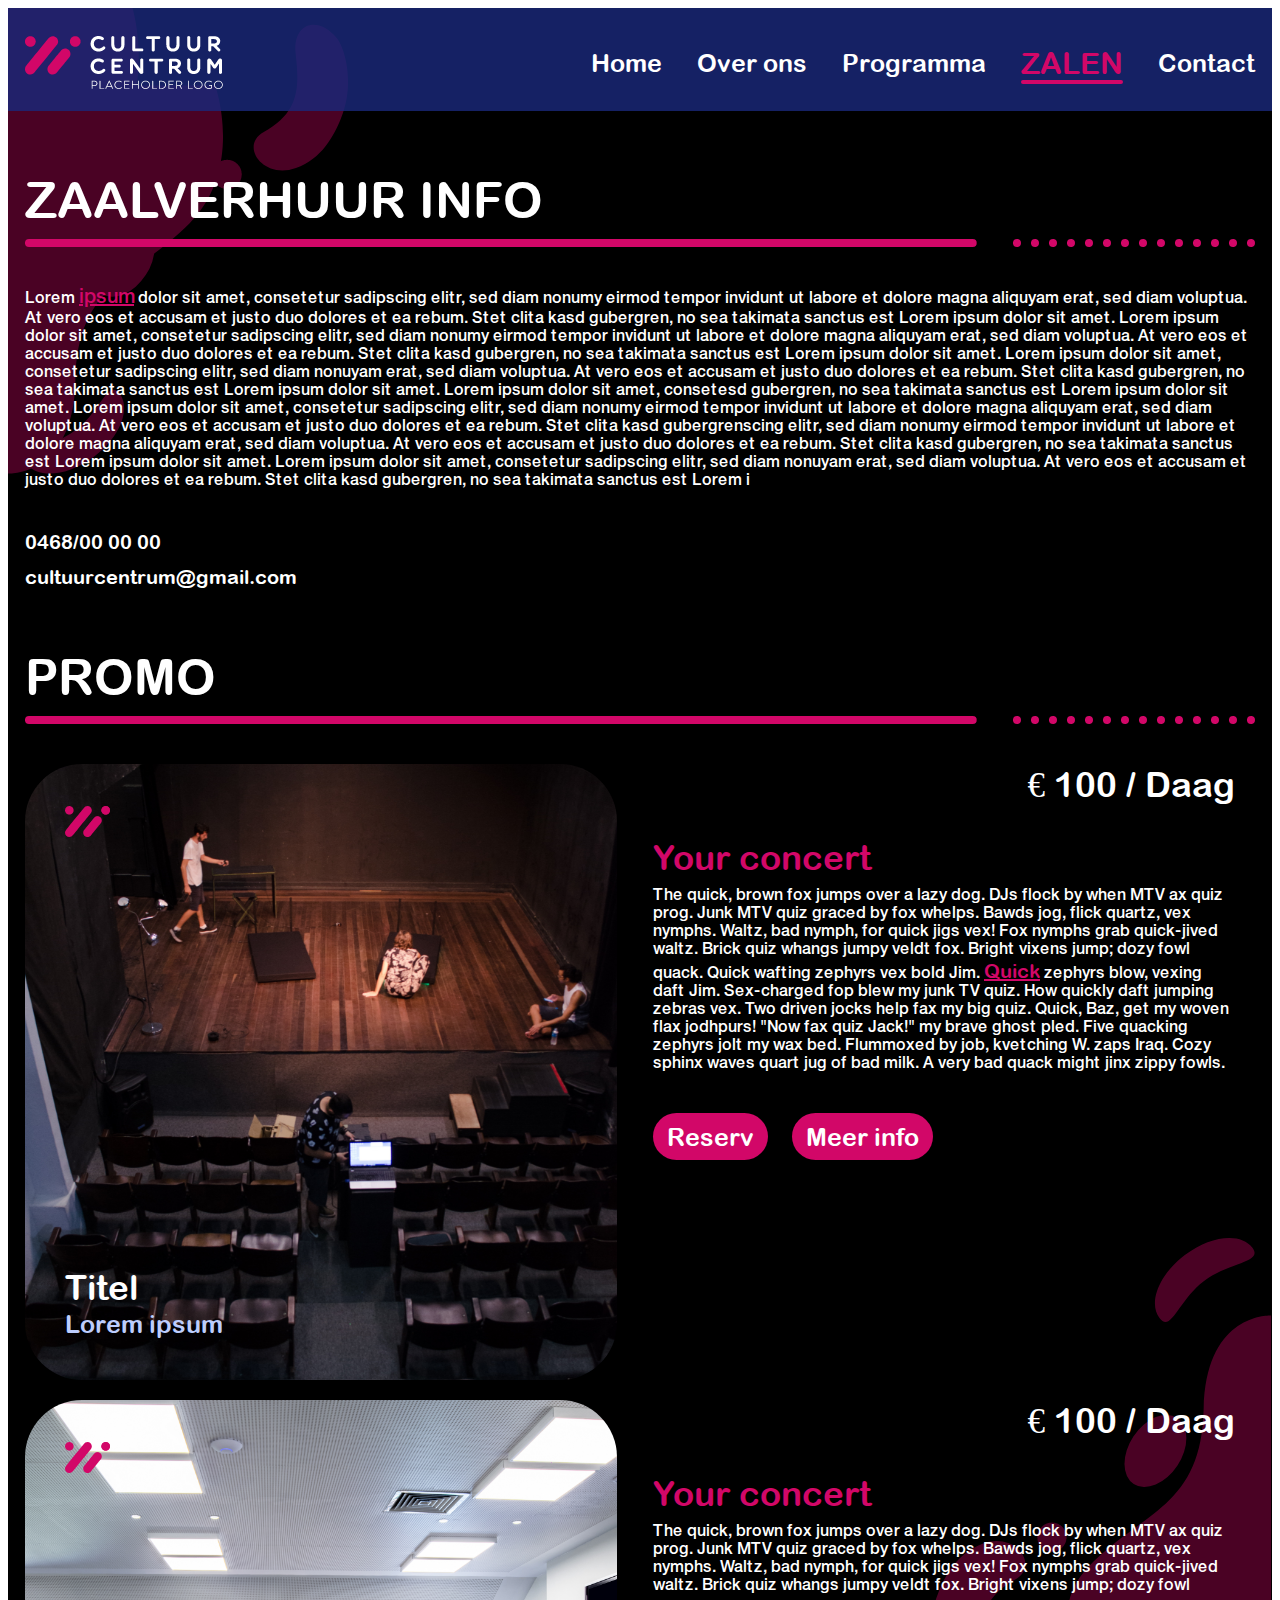
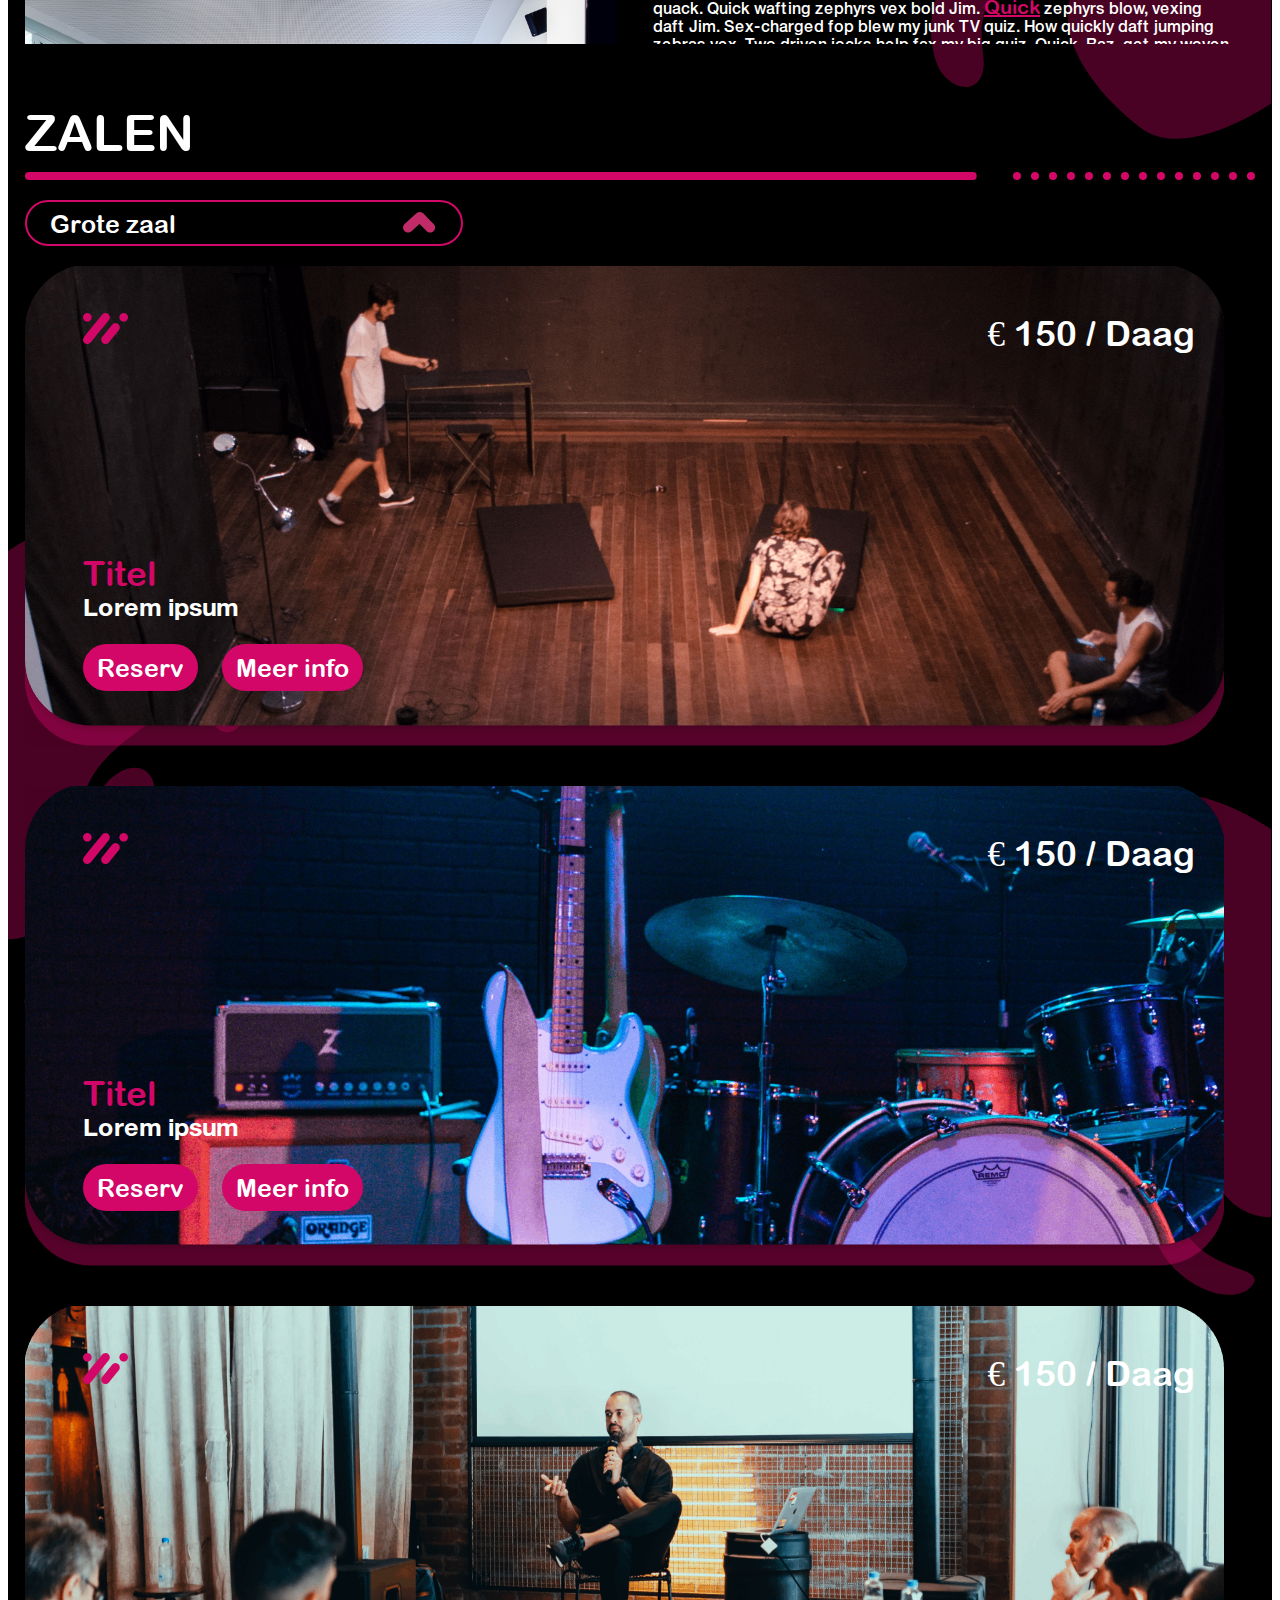
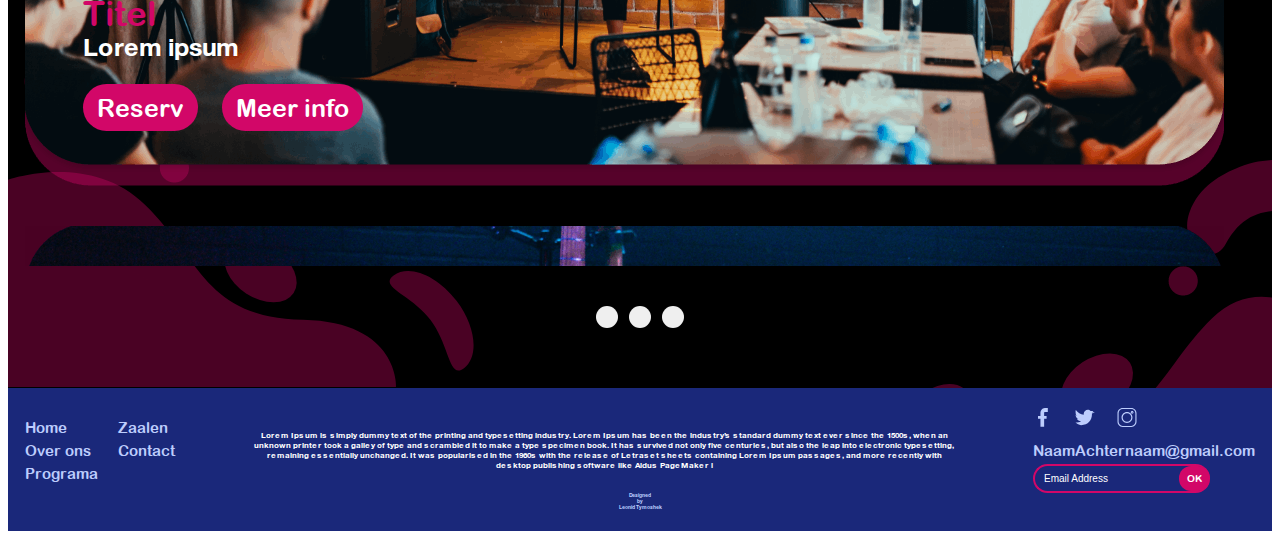
<file: pages/zaalverhuur/index.html>
<!DOCTYPE html>
<html lang="en">

<head>
    <meta charset="UTF-8">
    <meta http-equiv="X-UA-Compatible" content="IE=edge">
    <meta name="viewport" content="width=device-width, initial-scale=1.0">
    <title>Zaalverhuur</title>
    <link rel="stylesheet" href="https://cdnjs.cloudflare.com/ajax/libs/modern-normalize/1.1.0/modern-normalize.min.css"
        integrity="sha512-wpPYUAdjBVSE4KJnH1VR1HeZfpl1ub8YT/NKx4PuQ5NmX2tKuGu6U/JRp5y+Y8XG2tV+wKQpNHVUX03MfMFn9Q=="
        crossorigin="anonymous" referrerpolicy="no-referrer" />
    <link rel="stylesheet" href="../../css/screen.css">
    <link rel="stylesheet" href="./css/screen.css">
</head>

<body>
    <div class="zaalverhuur__wrapper">
        <header class="header">
            <div class="container">
                <nav class="header__navigation navigation">
                    <a href="#" class="navigation__logo">
                        <img src="./img/header/header-logo.png" alt="logo">
                    </a>
                    <ul class="navigation__list">
                        <li class="navigation__item">
                            <a href="../../index.html" class="navigation__link">Home</a>
                        </li>
                        <li class="navigation__item">
                            <a href="../over/index.html" class="navigation__link">Over ons</a>
                        </li>
                        <li class="navigation__item">
                            <a href="../programma/index.html" class="navigation__link">Programma</a>
                        </li>
                        <li class="navigation__item">
                            <a href="./index.html" class="navigation__link navigation__link--active">Zalen</a>
                        </li>
                        <li class="navigation__item">
                            <a href="../contact/index.html" class="navigation__link">Contact</a>
                        </li>
                    </ul>
                    <button class="header__menu js-menu-open">
                        <span>Zalen</span>
                        <img src="./img/header/icon-burger.png" alt="icon burger">
                    </button>
                </nav>
            </div>
        </header>

        <main>
            <section class="zaalverhuur__desktop">
                <div class="container">
                    <h2 class="main__title">ZAalverhuur info</h2>
                    <div class="decoration__line"></div>
                    <p class="zaalverhuur__text">Lorem <a href="#">ipsum</a> dolor sit amet, consetetur sadipscing
                        elitr, sed diam
                        nonumy eirmod tempor invidunt ut labore et dolore magna aliquyam erat, sed diam voluptua. At
                        vero eos et accusam et justo duo dolores et ea rebum. Stet clita kasd gubergren, no sea takimata
                        sanctus est Lorem ipsum dolor sit amet. Lorem ipsum dolor sit amet, consetetur sadipscing elitr,
                        sed diam nonumy eirmod tempor invidunt ut labore et dolore magna aliquyam erat, sed diam
                        voluptua. At vero eos et accusam et justo duo dolores et ea rebum. Stet clita kasd gubergren, no
                        sea takimata sanctus est Lorem ipsum dolor sit amet.
                        Lorem ipsum dolor sit amet, consetetur sadipscing elitr, sed diam nonuyam erat, sed diam
                        voluptua. At vero eos et accusam et justo duo dolores et ea rebum. Stet clita kasd gubergren, no
                        sea takimata sanctus est Lorem ipsum dolor sit amet.
                        Lorem ipsum dolor sit amet, consetesd gubergren, no sea takimata sanctus est Lorem ipsum dolor
                        sit amet. Lorem ipsum dolor sit amet, consetetur sadipscing elitr, sed diam nonumy eirmod tempor
                        invidunt ut labore et dolore magna aliquyam erat, sed diam voluptua. At vero eos et accusam et
                        justo duo dolores et ea rebum. Stet clita kasd gubergrenscing elitr, sed diam nonumy eirmod
                        tempor invidunt ut labore et dolore magna aliquyam erat, sed diam voluptua.
                        At vero eos et accusam et justo duo dolores et ea rebum. Stet clita kasd gubergren, no sea
                        takimata sanctus est Lorem ipsum dolor sit amet.
                        Lorem ipsum dolor sit amet, consetetur sadipscing elitr, sed diam nonuyam erat, sed diam
                        voluptua. At vero eos et accusam et justo duo dolores et ea rebum. Stet clita kasd gubergren, no
                        sea takimata sanctus est Lorem i</p>
                    <a href="tel:0468/00 00 00" class="zaalverhuur__link">0468/00 00 00</a>
                    <a href="mailto:cultuurcentrum@gmail.com" class="zaalverhuur__link">cultuurcentrum@gmail.com</a>
                </div>
            </section>

            <section class="zaalverhuur__mobile">
                <div class="container">
                    <img src="./img/zaalverhuur/zaalverhuur-title.png" alt="title" class="zaalverhuur__title">
                    <p class="zaalverhuur__text">Lorem Ipsum is slechts een proeftekst uit het drukkerij en
                        zetterijwezen. Lorem Ipsum is de standaard proeftekst in deze. Lorem Ipsum is slechts een
                        proeftekst uit het drukkerij-en zetterijwezen. </p>
                    <a href="../contact/index.html" class="zaalverhuur__link">Contact</a>
                </div>
            </section>

            <section class="promo">
                <div class="container">
                    <h2 class="main__title">Promo</h2>
                    <div class="decoration__line"></div>
                    <ul class="promo__list">
                        <li class="promo__item">
                            <div class="promo__image">
                                <picture>
                                    <source media="(max-width:480px)" srcset="
                                    ./img/promo/image-mob-1.png,
                                    " type="image/png">
                                    <img src="./img/promo/image-desk-1.png" alt="zaal" class="promo__image--item">
                                </picture>
                                <img src="./img/promo/image-icon.png" alt="icon" class="promo__image--icon">
                                <div class="promo__image--text">
                                    <h3 class="promo__image--title">Titel</h3>
                                    <p class="promo__image--description">Lorem ipsum</p>
                                </div>
                            </div>
                            <div class="promo__text">
                                <p class="promo__price"> € 100 / Daag</p>
                                <h3 class="promo__subtitle">Your concert</h3>
                                <p class="promo__text--item">The quick, brown fox jumps over a lazy dog. DJs flock by
                                    when MTV ax quiz prog. Junk MTV quiz graced by fox whelps. Bawds jog, flick quartz,
                                    vex nymphs. Waltz, bad nymph, for quick jigs vex! Fox nymphs grab quick-jived waltz.
                                    Brick quiz whangs jumpy veldt fox. Bright vixens jump; dozy fowl quack. Quick
                                    wafting zephyrs vex bold Jim. <a href="#">Quick</a> zephyrs blow, vexing daft Jim.
                                    Sex-charged fop
                                    blew my junk TV quiz. How quickly daft jumping zebras vex. Two driven jocks help fax
                                    my big quiz. Quick, Baz, get my woven flax jodhpurs! "Now fax quiz Jack!" my brave
                                    ghost pled. Five quacking zephyrs jolt my wax bed. Flummoxed by job, kvetching W.
                                    zaps Iraq. Cozy sphinx waves quart jug of bad milk. A very bad quack might jinx
                                    zippy fowls. </p>
                                <a href="../reserv/index.html" class="promo__link">Reserv</a>
                                <a href="#" class="promo__link">Meer info</a>
                            </div>
                        </li>
                        <li class="promo__item">
                            <div class="promo__image">
                                <picture>
                                    <source media="(max-width:480px)" srcset="
                                    ./img/promo/image-mob-2.png,
                                    " type="image/png">
                                    <img src="./img/promo/image-desk-2.png" alt="zaal" class="promo__image--item">
                                </picture>
                                <img src="./img/promo/image-icon.png" alt="icon" class="promo__image--icon">
                                <div class="promo__image--text">
                                    <h3 class="promo__image--title">Titel</h3>
                                    <p class="promo__image--description">Lorem ipsum</p>
                                </div>
                            </div>
                            <div class="promo__text">
                                <p class="promo__price"> € 100 / Daag</p>
                                <h3 class="promo__subtitle">Your concert</h3>
                                <p class="promo__text--item">The quick, brown fox jumps over a lazy dog. DJs flock by
                                    when MTV ax quiz prog. Junk MTV quiz graced by fox whelps. Bawds jog, flick quartz,
                                    vex nymphs. Waltz, bad nymph, for quick jigs vex! Fox nymphs grab quick-jived waltz.
                                    Brick quiz whangs jumpy veldt fox. Bright vixens jump; dozy fowl quack. Quick
                                    wafting zephyrs vex bold Jim. <a href="#">Quick</a> zephyrs blow, vexing daft Jim.
                                    Sex-charged fop
                                    blew my junk TV quiz. How quickly daft jumping zebras vex. Two driven jocks help fax
                                    my big quiz. Quick, Baz, get my woven flax jodhpurs! "Now fax quiz Jack!" my brave
                                    ghost pled. Five quacking zephyrs jolt my wax bed. Flummoxed by job, kvetching W.
                                    zaps Iraq. Cozy sphinx waves quart jug of bad milk. A very bad quack might jinx
                                    zippy fowls. </p>
                                <a href="../reserv/index.html" class="promo__link">Reserv</a>
                                <a href="#" class="promo__link">Meer info</a>
                            </div>
                        </li>
                    </ul>
                    <button class="promo__button">
                        <img src="./img/promo/bottom-arrow.png" alt="bottom arrow">
                    </button>
                </div>
            </section>

            <section class="zaal">
                <div class="container">
                    <h2 class="main__title">Zalen</h2>
                    <div class="decoration__line"></div>
                    <select class="zaal__select">
                        <option>Grote zaal</option>
                    </select>
                    <ul class="zaal__list">
                        <li class="zaal__item">
                            <picture>
                                <source media="(max-width:480px)" srcset="
                                    ./img/zalen/zalen-mob-1.png
                                    " type="image/png">
                                <img src="./img/zalen/zalen-desktop-1.png" alt="zaal" class="zaal__image">
                            </picture>
                            <img src="./img/zalen/image-icon.png" alt="icon" class="zaal__icon">
                            <p class="zaal__price">€ 150 / Daag</p>
                            <div class="zaal__info">
                                <h3 class="zaal__title">Titel</h3>
                                <p class="zaal__subtitle">Lorem ipsum</p>
                                <a href="../reserv/index.html" class="zaal__link">Reserv</a>
                                <a href="#" class="zaal__link">Meer info</a>
                            </div>
                            <a href="../reserv/index.html" class="zaal__arrow--link">
                                <img src="./img/zalen/right-arrow.png" alt="arrow to right" class="zaal__arrow">
                            </a>
                        </li>
                        <li class="zaal__item">
                            <picture>
                                <source media="(max-width:480px)" srcset="
                                    ./img/zalen/zalen-mob-2.png
                                    " type="image/png">
                                <img src="./img/zalen/zalen-desktop-2.png" alt="zaal" class="zaal__image">
                            </picture>
                            <img src="./img/zalen/image-icon.png" alt="icon" class="zaal__icon">
                            <p class="zaal__price">€ 150 / Daag</p>
                            <div class="zaal__info">
                                <h3 class="zaal__title">Titel</h3>
                                <p class="zaal__subtitle">Lorem ipsum</p>
                                <a href="../reserv/index.html" class="zaal__link">Reserv</a>
                                <a href="#" class="zaal__link">Meer info</a>
                            </div>
                            <a href="../reserv/index.html" class="zaal__arrow--link">
                                <img src="./img/zalen/right-arrow.png" alt="arrow to right" class="zaal__arrow">
                            </a>
                        </li>
                        <li class="zaal__item">
                            <picture>
                                <source media="(max-width:480px)" srcset="
                                    ./img/zalen/zalen-mob-3.png
                                    " type="image/png">
                                <img src="./img/zalen/zalen-desktop-3.png" alt="zaal" class="zaal__image">
                            </picture>
                            <img src="./img/zalen/image-icon.png" alt="icon" class="zaal__icon">
                            <p class="zaal__price">€ 150 / Daag</p>
                            <div class="zaal__info">
                                <h3 class="zaal__title">Titel</h3>
                                <p class="zaal__subtitle">Lorem ipsum</p>
                                <a href="../reserv/index.html" class="zaal__link">Reserv</a>
                                <a href="#" class="zaal__link">Meer info</a>
                            </div>
                            <a href="../reserv/index.html" class="zaal__arrow--link">
                                <img src="./img/zalen/right-arrow.png" alt="arrow to right" class="zaal__arrow">
                            </a>
                        </li>
                        <li class="zaal__item">
                            <picture>
                                <source media="(max-width:480px)" srcset="
                                    ./img/zalen/zalen-mob-2.png
                                    " type="image/png">
                                <img src="./img/zalen/zalen-desktop-2.png" alt="zaal" class="zaal__image">
                            </picture>
                            <img src="./img/zalen/image-icon.png" alt="icon" class="zaal__icon">
                            <p class="zaal__price">€ 150 / Daag</p>
                            <div class="zaal__info">
                                <h3 class="zaal__title">Titel</h3>
                                <p class="zaal__subtitle">Lorem ipsum</p>
                                <a href="../reserv/index.html" class="zaal__link">Reserv</a>
                                <a href="#" class="zaal__link">Meer info</a>
                            </div>
                            <a href="../reserv/index.html" class="zaal__arrow--link">
                                <img src="./img/zalen/right-arrow.png" alt="arrow to right" class="zaal__arrow">
                            </a>
                        </li>
                        <li class="zaal__item">
                            <picture>
                                <source media="(max-width:480px)" srcset="
                                    ./img/zalen/zalen-mob-1.png
                                    " type="image/png">
                                <img src="./img/zalen/zalen-desktop-1.png" alt="zaal" class="zaal__image">
                            </picture>
                            <img src="./img/zalen/image-icon.png" alt="icon" class="zaal__icon">
                            <p class="zaal__price">€ 150 / Daag</p>
                            <div class="zaal__info">
                                <h3 class="zaal__title">Titel</h3>
                                <p class="zaal__subtitle">Lorem ipsum</p>
                                <a href="../reserv/index.html" class="zaal__link">Reserv</a>
                                <a href="#" class="zaal__link">Meer info</a>
                            </div>
                            <a href="../reserv/index.html" class="zaal__arrow--link">
                                <img src="./img/zalen/right-arrow.png" alt="arrow to right" class="zaal__arrow">
                            </a>
                        </li>
                    </ul>
                    <button class="zaal__button">
                        <img src="./img/zalen/bottom-arrow.png" alt="icon">
                    </button>
                    <div class="zaal__pagination">
                        <button class="zaal__pagination--item"></button>
                        <button class="zaal__pagination--item"></button>
                        <button class="zaal__pagination--item"></button>
                    </div>
                </div>
            </section>
        </main>
    </div>

    <footer class="footer">
        <div class="container">
            <nav class="footer__menu menu">
                <ul class="menu__list">
                    <div>
                        <li class="menu__item">
                            <a href="../../index.html" class="menu__link">Home</a>
                        </li>
                        <li class="menu__item">
                            <a href="../over/index.html" class="menu__link">Over ons</a>
                        </li>
                        <li class="menu__item">
                            <a href="../programma/index.html" class="menu__link">Programa</a>
                        </li>
                    </div>
                    <div>
                        <li class="menu__item">
                            <a href="../zaalverhuur/index.html" class="menu__link">Zaalen</a>
                        </li>
                        <li class="menu__item">
                            <a href="../contact/index.html" class="menu__link">Contact</a>
                        </li>
                    </div>
                </ul>
            </nav>
            <p class="footer__text">Lorem Ipsum is simply dummy text of the printing and typesetting industry. Lorem
                Ipsum has been the industry’s standard dummy text ever since the 1500s, when an unknown printer took
                a galley of type and scrambled it to make a type specimen book. It has survived not only five
                centuries, but also the leap into electronic typesetting, remaining essentially unchanged. It was
                popularised in the 1960s with the release of Letraset sheets containing Lorem Ipsum passages, and
                more recently with desktop publishing software like Aldus PageMaker i</p>
            <div class="footer__links">
                <ul class="links__list">
                    <li class="links__item">
                        <a href="https://www.facebook.com/login/" class="links__link">
                            <svg width="10" height="19" class="links__icon">
                                <use href="../../img/icons.svg#icon-facebook"></use>
                            </svg>
                        </a>
                    </li>
                    <li class="links__item">
                        <a href="https://twitter.com/i/flow/login" class="links__link">
                            <svg width="23" height="19" class="links__icon">
                                <use href="../../img/icons.svg#icon-twitter"></use>
                            </svg>
                        </a>
                    </li>
                    <li class="links__item">
                        <a href="https://www.instagram.com/" class="links__link">
                            <svg width="19" height="19" class="links__icon">
                                <use href="../../img/icons.svg#icon-instagram"></use>
                            </svg>
                        </a>
                    </li>
                </ul>
                <a href="mailto:NaamAchternaam@gmail.com" class="links__email">NaamAchternaam@gmail.com</a>
                <form class="links__form">
                    <input type="text" placeholder="Email Address" class="links__input">
                    <button type="submit" class="links__submit">OK</button>
                </form>
            </div>
        </div>
        <p class="footer__text--mob">Lorem Ipsum is simply dummy text of the printing and typesetting industry.
            Lorem
            Ipsum has been the industry’s standard dummy text ever since the 1500s, when an unknown printer took
            a galley of type and scrambled it to make a type specimen book. It has survived not only five
            centuries, but also the leap into electronic typesetting, remaining essentially unchanged. It was
            popularised in the 1960s with the release of Letraset sheets containing Lorem Ipsum passages, and
            more recently with desktop publishing software like Aldus PageMaker i</p>
        <p class="footer__designer">Designed <br> by <br> Leonid Tymoshek</p>

    </footer>

    <div class="backdrop">
        <button class="burger__menu--button js-menu-close">
            <img src="../../img/mobile-menu/close-icon.png" alt="close" width="40" height="40">
        </button>
        <ul class="burger__menu--list">
            <li class="burger__menu--item">
                <a href="../../index.html" class="burger__menu--link">Home</a>
            </li>
            <li class="burger__menu--item">
                <a href="../over/index.html" class="burger__menu--link">Over ons</a>
            </li>
            <li class="burger__menu--item">
                <a href="../programma/index.html" class="burger__menu--link">Programma</a>
            </li>
            <li class="burger__menu--item">
                <a href="./index.html" class="burger__menu--link">Zalen</a>
            </li>
            <li class="burger__menu--item">
                <a href="../contact/index.html" class="burger__menu--link">Contact</a>
            </li>
        </ul>
    </div>

    <script src="../../js/script.js"></script>
</body>

</html>
</file>
<file: css/screen.css>
@font-face {
  font-family: Helvetica-Neue-Regular;
  src: url(../fonts/HelveticaNeueCyr-Medium.ttf);
}

@font-face {
  font-family: Helvetica-Neue-Bold;
  src: url(../fonts/HelveticaNeueCyr-Bold.ttf);
}

@font-face {
  font-family: Arial-Bold;
  src: url(../fonts/Arial-Bold.ttf);
}

:root {
  --primary-text-color: #FFFFFF;
  --secondary-text-color: #BDCDFD;
  --accent-text-color: #D20768;
  --primary-font: Helvetica-Neue-Bold;
  --secondary-font: Arial-Bold;
  --accent-font: Helvetica-Neue-Regular;
}

.container {
  max-width: 1230px;
  padding: 0 15px;
  margin: 0 auto;
}

@media screen and (max-width: 480px) {
  .container {
    max-width: 320px;
    padding: 0;
  }
}

body {
  color: var(--primary-text-color);
  font-family: var(--primary-font);
}

.wrapper {
  background-color: #0B0B0B;
  background-image: url(../img/hero/hero-back.png), url(../img/wrapper/top-decor-back.png);
  background-repeat: no-repeat, no-repeat;
  background-position: top right, top left;
  overflow: hidden;
}

@media screen and (max-width: 480px) {
  .wrapper {
    background-image: url(../img/hero/hero-back-mob.png), url(../img/wrapper/right-back-mob.png);
    background-repeat: no-repeat;
    background-size: 100%, 95px;
    background-position: top, bottom 645px right;
  }
}

img,
svg {
  display: block;
}

ul {
  list-style: none;
  margin: 0;
  padding: 0;
}

h1,
h2,
h3,
h4,
h5,
h6 {
  margin: 0;
  padding: 0;
}

p {
  margin: 0;
  padding: 0;
}

a {
  text-decoration: none;
  display: inline-block;
}

.decoration__line {
  width: 100%;
  height: 8px;
  background-image: url(../img/decoration/title-line.png), url(../img/decoration/title-circle.png);
  background-repeat: no-repeat, no-repeat;
  background-position: left, right;
}

@media screen and (max-width: 480px) {
  .decoration__line {
    height: 3px;
    background-size: 240px, 80px;
    background-position: left bottom, right bottom -1px;
  }
}

.header {
  background-color: rgba(26, 40, 122, 0.8156862745);
  padding: 28px 0 22px 0;
}

@media screen and (max-width: 480px) {
  .header {
    background-color: transparent;
    padding: 38px 0 0 0;
  }
}

.header__navigation {
  display: flex;
  justify-content: space-between;
  align-items: center;
}

.header__menu {
  display: flex;
  align-items: center;
  gap: 5px;
  color: var(--primary-text-color);
  font-family: var(--secondary-font);
  font-size: 13px;
  line-height: 15px;
  background-color: rgba(210, 7, 105, 0.337254902);
  border: none;
  outline: none;
  padding: 6px 13px;
  border-radius: 13px;
}

@media screen and (min-width: 480px) {
  .header__menu {
    display: none;
  }
}

.header__menu--icon {
  fill: #FFFFFF;
}


@media screen and (max-width: 480px) {
  .navigation__logo img {
    width: 99px;
  }
}

@media screen and (max-width: 480px) {
  .navigation__logo--icons {
    width: 28px;
    height: 20px;
  }
}

@media screen and (max-width: 480px) {
  .navigation__logo--icon {
    width: 66px;
    height: 26px;
  }
}

.navigation__list {
  display: flex;
  align-items: center;
  gap: 35px;
}

@media screen and (max-width: 480px) {
  .navigation__list {
    display: none;
  }
}

.navigation__link {
  color: var(--primary-text-color);
  font-family: var(--secondary-font);
  font-size: 25px;
}

.navigation__link--active {
  position: relative;
  color: var(--accent-text-color);
  font-size: 30px;
  text-transform: uppercase;
}

.navigation__link--active::after {
  content: "";
  position: absolute;
  bottom: -4px;
  left: 0;
  width: 100%;
  height: 4px;
  background-color: var(--accent-text-color);
  border-radius: 2px;
}

.hero {
  padding: 90px 0;
}

@media screen and (max-width: 480px) {
  .hero {
    padding: 0;
  }
}

.hero .container {
  padding: 80px 15px;
  background-image: url(../img/decoration/circle.png), url(../img/decoration/line.png);
  background-repeat: no-repeat, no-repeat;
  background-position: top 78px left 358px, top 0 left 300px;
}

@media screen and (max-width: 480px) {
  .hero .container {
    padding: 90px 0 30px 0;
    background-image: url(../img/decoration/circle-mob.png), url(../img/decoration/line-mob.png);
    background-repeat: no-repeat, no-repeat;
    background-size: 40px, 130px;
    background-position: top 100px left 175px, top 100px left 160px;
  }
}

@media screen and (max-width: 480px) {
  .hero__title {
    width: 153px;
    height: 57px;
  }
}

.hero__subtitle {
  font-size: 20px;
  width: 312px;
  margin: 30px 0;
  line-height: 23px;
}

@media screen and (max-width: 480px) {
  .hero__subtitle {
    margin: 10px 0 20px 0;
    font-size: 10px;
    line-height: 11px;
    width: 164px;
  }
}

.hero__contact {
  background-color: #D20768;
  width: 121px;
  height: 48px;
  border-radius: 33px;
  display: flex;
  justify-content: center;
  align-items: center;
  font-size: 25px;
  color: var(--primary-text-color);
  font-family: var(--secondary-font);
}

@media screen and (max-width: 480px) {
  .hero__contact {
    width: 82px;
    height: 28px;
    font-size: 15px;
    line-height: 17px;
  }
}

.program {
  background-image: url(../img/program/left-back.png), url(../img/program/right-back.png);
  background-repeat: no-repeat, no-repeat;
  background-position: top 20px left, top 65px right;
}

@media screen and (max-width: 480px) {
  .program {
    background-image: url(../img/program/left-back-mob.png), url(../img/program/right-back-mob.png);
    background-position: top 150px left, top 215px right;
  }
}

.main__title {
  font-size: 50px;
  line-height: 58px;
  font-family: var(--secondary-font);
  text-transform: uppercase;
  margin-bottom: 10px;
}

@media screen and (max-width: 480px) {
  .main__title {
    font-size: 20px;
    line-height: 23px;
    margin-bottom: 5px;
  }
}

.program__list {
  margin: 40px 0;
  display: flex;
  flex-wrap: wrap;
  gap: 40px;
}

@media screen and (max-width: 480px) {
  .program__list {
    margin: 24px 0 32px 0;
    gap: 32px;
    height: 600px;
    overflow-y: scroll;
  }
}

.program__item {
  position: relative;
  width: 580px;
}

.program__image {
  max-width: 100%;
}

.program__back {
  position: absolute;
  top: 30px;
  left: 32px;
  width: 45px;
  height: 31px;
  background-image: url(../img/program/item-back.png);
  background-repeat: no-repeat;
  background-size: 100%;
  background-position: center;
}

@media screen and (max-width: 480px) {
  .program__back {
    top: 9px;
    left: 10px;
    width: 24.6px;
    height: 16.3px;
  }
}

.program__date {
  position: absolute;
  top: 18px;
  right: 38px;
  display: flex;
  flex-direction: column;
}

@media screen and (max-width: 480px) {
  .program__date {
    top: 9px;
    right: 8.5px;
  }
}

.date__full {
  margin-left: auto;
  font-size: 25px;
  line-height: 29px;
  font-family: var(--secondary-font);
}

@media screen and (max-width: 480px) {
  .date__full {
    font-size: 15px;
    line-height: 17px;
  }
}

.date__time {
  font-size: 20px;
  line-height: 23px;
  font-family: Arial, Helvetica, sans-serif;
  font-weight: bold;
  color: var(--secondary-text-color);
}

@media screen and (max-width: 480px) {
  .date__time {
    font-size: 12px;
    line-height: 14px;
  }
}

.program__info {
  position: absolute;
  left: 32px;
  bottom: 41px;
}

@media screen and (max-width: 480px) {
  .program__info {
    left: 11px;
    bottom: 24px;
  }
}

.info__title {
  font-size: 35px;
  line-height: 40px;
  font-family: var(--secondary-font);
  margin-bottom: 2px;
}

@media screen and (max-width: 480px) {
  .info__title {
    font-size: 15px;
    line-height: 17px;
  }
}

.info__text {
  font-size: 25px;
  line-height: 29px;
  font-family: Arial, Helvetica, sans-serif;
  font-weight: bold;
  color: var(--secondary-text-color);
  margin-bottom: 20px;
}

@media screen and (max-width: 480px) {
  .info__text {
    font-size: 12px;
    line-height: 14px;
    margin-bottom: 0;
  }
}

.info__link {
  width: 184px;
  height: 39px;
  background-color: var(--accent-text-color);
  border-radius: 18px;
  display: flex;
  align-items: center;
  justify-content: center;
  font-size: 25px;
  line-height: 29px;
  font-family: var(--secondary-font);
  color: var(--primary-text-color);
}

@media screen and (max-width: 480px) {
  .info__link {
    display: none;
  }
}

.program__arrow {
  display: block;
  position: absolute;
  right: 10.5px;
  bottom: 24px;
  outline: none;
  border: none;
  background-color: transparent;
}

@media screen and (min-width: 480px) {
  .program__arrow {
    display: none;
  }
}

.program__button {
  display: block;
  outline: none;
  border: none;
  background-color: transparent;
  margin: 0 auto;
}

@media screen and (max-width: 480px) {
  .program__button img {
    width: 14px;
  }
}

.zalen {
  padding: 60px 0 94px 0;
  background-image: url(../img/zalen/zalen-bottom-back.png), url(../img/zalen/zalen-right-back.png);
  background-repeat: no-repeat, no-repeat;
  background-position: left bottom, top 85px right;
}

@media screen and (max-width: 480px) {
  .zalen {
    background-image: url(../img/zalen/zalen-bottom-back.png), url(../img/zalen/zalen-right-back-mob.png), url(../img/zalen/zalen-left-back-mob.png);
    padding: 30px 0 60px 0;
    background-size: 207px, 140px, 95px;
    background-position: left bottom, top 350px right, top left;
  }
}

.zalen__content {
  position: relative;
  margin-top: 40px;
  display: flex;
  gap: 36px;
}

@media screen and (max-width: 480px) {
  .zalen__content {
    flex-direction: column;
    margin-top: 20px;
    gap: 20px;
  }
}

@media screen and (max-width: 480px) {
  .zalen__image {
    width: 318px;
  }
}

.zalen__price {
  font-size: 35px;
  line-height: 40px;
  font-family: var(--secondary-font);
  text-align: right;
  margin-bottom: 32px;
}

@media screen and (max-width: 480px) {
  .zalen__price {
    margin-bottom: 5px;
    font-size: 15px;
    line-height: 17px;
  }
}

.zalen__subtitle {
  font-size: 35px;
  line-height: 40px;
  font-family: var(--secondary-font);
  color: var(--accent-text-color);
  margin-bottom: 10px;
}

@media screen and (max-width: 480px) {
  .zalen__subtitle {
    margin-bottom: 5px;
    font-size: 15px;
    line-height: 17px;
  }
}

.zalen__about {
  font-size: 16px;
  line-height: 18px;
  font-family: var(--accent-font);
  margin-bottom: 40px;
}

.zalen__about a {
  font-size: 20px;
  line-height: 23px;
  font-family: var(--secondary-font);
  color: var(--accent-text-color);
  text-decoration: underline;
}

@media screen and (max-width: 480px) {
  .zalen__about a {
    font-size: 12px;
    line-height: 14px;
  }
}

@media screen and (max-width: 480px) {
  .zalen__about {
    margin-bottom: 25px;
    font-size: 10px;
    line-height: 11px;
  }
}

.zalen__button {
  padding: 10px 15px;
  border-radius: 26px;
  background-color: var(--accent-text-color);
  font-size: 25px;
  line-height: 29px;
  font-family: var(--secondary-font);
  color: var(--primary-text-color);
}

@media screen and (max-width: 480px) {
  .zalen__button {
    padding: 3px 7px;
    font-size: 15px;
    line-height: 17px;
  }
}

.zalen__button+.zalen__button {
  margin-left: 20px;
}

@media screen and (max-width: 480px) {
  .zalen__button+.zalen__button {
    margin-left: 10px;
  }
}

.zalen__decor {
  position: absolute;
  width: 140px;
  bottom: -20px;
  left: 49%;
  transform: translate(-49%, 0);
}

@media screen and (max-width: 480px) {
  .zalen__decor {
    width: 33px;
    top: 340px;
    left: 99%;
  }
}

.footer {
  padding: 20px 0;
  background-color: #1A287A;
}

.footer .container {
  display: flex;
  align-items: center;
  justify-content: space-between;
}

@media screen and (max-width: 480px) {
  .footer .container {
    align-items: baseline;
  }
}

@media screen and (max-width: 480px) {
  .footer {
    padding: 20px 0 10px 0;
    align-items: flex-start;
  }
}

.menu__list {
  display: flex;
  gap: 20px;
}

@media screen and (max-width: 480px) {
  .menu__list {
    flex-direction: column;
    gap: 0;
  }
}

.menu__link {
  font-family: var(--secondary-font);
  font-size: 15px;
  line-height: 17px;
  color: var(--secondary-text-color);
}

@media screen and (max-width: 480px) {
  .menu__link {
    font-size: 10px;
    line-height: 11px;
  }
}

.menu__item+.menu__item {
  margin-top: 5px;
}

@media screen and (max-width: 480px) {
  .menu__item+.menu__item {
    margin-top: 0;
  }
}

@media screen and (max-width: 480px) {
  .footer__links {
    height: 100%;
    display: flex;
    flex-direction: column;
    align-items: flex-start;
  }
}

.footer__text {
  font-size: 8px;
  line-height: 10px;
  max-width: 700px;
  text-align: center;
}

@media screen and (max-width: 480px) {
  .footer__text {
    display: none;
  }
}

.footer__text--mob {
  display: none;
}

@media screen and (max-width: 480px) {
  .footer__text--mob {
    display: block;
    font-size: 6px;
    line-height: 7px;
    font-family: var(--secondary-font);
    max-width: 342px;
    text-align: center;
    margin: 20px auto 0 auto;
  }
}

.links__list {
  display: flex;
  gap: 22px;
  margin-bottom: 11px;
}

@media screen and (max-width: 480px) {
  .links__list {
    gap: 15px;
    margin-bottom: 7px;
  }
}

.links__icon {
  fill: var(--secondary-text-color);
  width: 20px;
}

@media screen and (max-width: 480px) {
  .links__icon {
    width: 15px;
    height: 12px;
  }
}

.links__email {
  font-family: var(--secondary-font);
  font-size: 15px;
  line-height: 17px;
  color: var(--secondary-text-color);
  margin-bottom: 5px;
}

@media screen and (max-width: 480px) {
  .links__email {
    font-size: 10px;
    line-height: 11px;
  }
}

.links__form {
  border: 2px solid var(--accent-text-color);
  border-radius: 20px;
  border-right: none;
  padding: 0 0 0 9px;
  height: 25px;
  display: flex;
  align-items: center;
  justify-content: space-between;
  width: 166px;
}

@media screen and (max-width: 480px) {
  .links__form {
    border: 2px solid var(--accent-text-color);
    border-right: none;
    width: 150px;
  }
}

.links__input {
  outline: none;
  border: none;
  background-color: transparent;
  padding: 0;
  font-family: Arial, Helvetica, sans-serif;
  font-size: 10px;
  color: var(--primary-text-color);
  line-height: 11px;
  width: 120px;
}

.links__input::-moz-placeholder {
  color: var(--primary-text-color);
}

.links__input:-ms-input-placeholder {
  color: var(--primary-text-color);
}

.links__input::placeholder {
  color: var(--primary-text-color);
}

@media screen and (max-width: 480px) {
  .links__input {
    width: 100px;
  }
}

.links__submit {
  padding: 0;
  outline: none;
  border: none;
  background-color: var(--accent-text-color);
  font-family: var(--secondary-font);
  font-size: 10px;
  line-height: 11px;
  color: var(--primary-text-color);
  height: 25px;
  border-radius: 12px;
  padding: 0 8px;
  cursor: pointer;
}

.footer__designer {
  font-size: 5px;
  line-height: 6px;
  color: var(--secondary-text-color);
  text-align: center;
}

@media screen and (max-width: 480px) {
  .footer__designer {
    margin-top: 10px;
  }
}

/* mobile menu */
.backdrop {
  background-image: url(../img/mobile-menu/left-back-mob.png), url(../img/mobile-menu/right-back-mob.png), url(../img/mobile-menu/zalen-bottom-back.png);
  background-repeat: no-repeat;
  background-size: auto, auto, 200px;
  background-position: left top 50px, right top 350px, left bottom;
  position: absolute;
  top: 0;
  left: 0;
  width: 100%;
  height: 100%;
  background-color: #000000;
  transition-duration: 700ms;
  opacity: 0;
  transform: translate(-100%);
}

.burger__menu--button {
  position: absolute;
  right: 20px;
  top: 20px;
  outline: none;
  border: none;
  background-color: transparent;
}

.burger__menu--list {
  text-align: center;
  margin-top: 120px;
}

.burger__menu--link {
  display: block;
  font-size: 35px;
  line-height: 60px;
  font-family: var(--secondary-font);
  color: var(--primary-text-color);
}
</file>
<file: pages/contact/css/screen.css>
.contact__desktop {
    padding: 0 0 60px 0;

    background-image: url(../img/contact/left-back-desk.png), url(../img/contact/right-back-desk.png);
    background-repeat: no-repeat;
    background-position: left bottom -140px, right -100px bottom -280px;
}

.contact__mobile {
    display: none;
    padding: 60px 0 25px 0;

    background-image: url(../img/contact/left-back-mob.png), url(../img/contact/right-back-mob.png);
    background-repeat: no-repeat;
    background-position: left bottom 108px, right bottom 71px;
}

@media screen and (max-width:480px) {
    .contact__desktop {
        display: none;
    }
}

@media screen and (max-width:480px) {
    .contact__mobile {
        display: block;
    }
}

.contact__top {
    display: flex;
    gap: 50px;
}

.form__group {
    display: flex;
    flex-direction: column;
    gap: 40px;
}

@media screen and (max-width:480px) {
    .form__group {
        flex-direction: row;
        flex-wrap: wrap;
        gap: 20px 10px;
    }
}

.form__input {
    display: block;
    width: 360px;
    height: 46px;
    outline: none;
    border: 2px solid var(--accent-text-color);
    border-radius: 33px;
    background-color: transparent;
    padding-left: 20px;
    font-size: 25px;
    line-height: 29px;
    color: var(--primary-text-color);
    font-family: var(--secondary-font);
}

.form__input::placeholder {
    font-size: 25px;
    line-height: 29px;
    color: var(--primary-text-color);
    font-family: var(--secondary-font);
}

@media screen and (max-width:480px) {
    .form__input {
        width: 154px;
        height: 24px;
        padding-left: 11px;
        font-size: 15px;
        line-height: 17px;
        border: 1px solid var(--accent-text-color);
        border-radius: 20px;
    }

    .form__input::placeholder {
        font-size: 15px;
        line-height: 17px;
    }
}

.form__area {
    position: relative;
    width: 100%;
}

@media screen and (max-width:480px) {
    .form__area {
        margin-bottom: 20px;
    }
}

.form__icon {
    position: absolute;
    bottom: -20px;
    right: -45px;
}

@media screen and (max-width:480px) {
    .form__icon {
        width: 33px;
        bottom: 0;
        right: -15px;
    }
}

.form__text {
    width: 100%;
    height: 100%;
    border-radius: 33px;
    border: 2px solid var(--accent-text-color);
    padding: 26px 37px;
    font-size: 26px;
    line-height: 31px;
    font-family: var(--accent-font);
    resize: none;
    outline: none;
}

@media screen and (max-width:480px) {
    .form__text {
        width: 318px;
        height: 170px;
        padding: 10px;
        font-size: 10px;
        line-height: 11px;
        border: 1px solid var(--accent-text-color);
        border-radius: 20px;
    }
}

.form__submit {
    border: none;
    outline: none;
    background-color: var(--accent-text-color);
    border-radius: 33px;
    padding: 10px 20px;
    font-size: 25px;
    line-height: 29px;
    font-family: var(--secondary-font);
    color: var(--primary-text-color);
    cursor: pointer;
}

@media screen and (max-width:480px) {
    .form__submit {
        padding: 5.4px 7px;
        border-radius: 20px;
        font-size: 15px;
        line-height: 17px;
    }
}

.contact__bottom {
    display: flex;
    align-items: center;
    margin-top: 40px;
}

.contact__list {
    display: flex;
    margin-left: 85px;
    gap: 28px;
}

@media screen and (max-width:480px) {
    .contact__list {
        gap: 20px;
    }
}

.contact__icon {
    fill: #BDCDFD;
}

@media screen and (max-width:480px) {
    .contact__icon {
        width: 21px;
        height: 17px;
    }
}

.user__list {
    display: flex;
    gap: 28px;
    margin-left: auto;
}

@media screen and (max-width:480px) {
    .user__list {
        margin: 20px 0;
        gap: 20px;
    }
}

.user__item {
    display: flex;
    flex-direction: column;
    align-items: center;
}

@media screen and (max-width:480px) {
    .user__icon {
        width: 66px;
    }
}

.user__name {
    margin-top: 11px;
    text-align: center;
    font-size: 18px;
    line-height: 21px;
    font-family: var(--accent-font);
}

@media screen and (max-width:480px) {
    .user__name {
        font-size: 10px;
        line-height: 11px;
        font-family: var(--primary-font);
    }
}

.contact__bottom--mobile {
    display: flex;
    justify-content: space-between;
    align-items: center;
}

.submit {
    display: none;
    position: fixed;
    top: 50%;
    left: 50%;
    transform: translate(-50%, -50%);

    padding: 120px 105px 150px 105px;
    background-color: #ffffff;
    border-radius: 50px;
    text-align: center;
}

.submit__text {
    font-family: var(--secondary-font);
    font-size: 80px;
    line-height: 93px;
    color: var(--accent-text-color);
}

.submit__icon {
    position: absolute;
    bottom: -15px;
    right: -45px;
}

@media screen and (max-width:480px) {
    .submit {
        padding: 101px 0;
        width: 318px;
        border-radius: 20px;
    }

    .submit__text {
        font-size: 40px;
        line-height: 46px;
    }

    .submit__icon {
        width: 33px;
        right: -15px;
        bottom: -5px;
    }
}
</file>
<file: pages/over/css/screen.css>
.over__wrapper {
    background-color: #0B0B0B;
    background-image: url(../img/hero/hero-back.png), url(../img/hero/hero-top-decor.png);
    background-repeat: no-repeat, no-repeat;
    background-position: top right, top left;
    overflow: hidden;
}

@media screen and (max-width: 480px) {
    .over__wrapper {
        background-image: url(../img/hero/hero-mob-back.jpg);
        background-repeat: no-repeat;
        background-size: 100%;
        background-position: top;
    }
}

.centrum {
    padding: 0 0 60px 0;

    background-image: url(../img/centrum/left-back.png), url(../img/centrum/right-back.png);
    background-repeat: no-repeat;
    background-position: left top 60px, right top 100px;
}

@media screen and (max-width: 480px) {
    .centrum {
        padding: 0 0 30px 0;
        background-position: left top 85px, right top 200px;
        background-size: 160px, 140px;
    }
}

.centrum__title {
    font-size: 50px;
    line-height: 58px;
    text-transform: uppercase;
    font-family: var(--secondary-font);
    margin-bottom: 10px;
}

@media screen and (max-width: 480px) {
    .centrum__title {
        font-size: 20px;
        line-height: 23px;
        margin-bottom: 5px;
    }
}


.centrum__video {
    position: relative;
    padding: 40px 0 60px 0;
}

@media screen and (max-width: 480px) {
    .centrum__video {
        padding: 20px 0 25px 0;
    }
}

.centrum__video--decor {
    position: absolute;
    bottom: 45px;
    right: -70px;
}

@media screen and (max-width: 480px) {
    .centrum__video--decor {
        width: 33px;
        right: -10px;
        bottom: 30px;
    }
}

.centrum__video--video {
    border-radius: 83px;
    max-width: 1200px;
}

@media screen and (max-width: 480px) {
    .centrum__video--video {
        width: 317px;
        height: 178px;
        margin: 0 auto;
        border-radius: 36px;
    }
}

.centrum__subtitle {
    font-size: 35px;
    line-height: 40px;
    font-family: var(--secondary-font);
    margin-bottom: 10px;
    color: var(--accent-text-color);
    text-transform: uppercase;
}

@media screen and (max-width: 480px) {
    .centrum__subtitle {
        font-size: 15px;
        line-height: 17px;
        margin-bottom: 5px;
    }
}

.centrum__text {
    font-size: 16px;
    line-height: 18px;
    margin-bottom: 66px;
}

@media screen and (max-width: 480px) {
    .centrum__text {
        font-size: 10px;
        line-height: 11px;
        margin-bottom: 20px;
    }
}

.centrum__text a {
    font-size: 20px;
    line-height: 23px;
    color: var(--accent-text-color);
    text-decoration: underline;
    font-family: var(--secondary-font);
}

@media screen and (max-width: 480px) {
    .centrum__text a {
        font-size: 12px;
        line-height: 14px;
    }
}

.centrum__button {
    display: block;
    width: 152px;
    padding: 11.5px 0;
    background-color: var(--accent-text-color);
    border-radius: 40px;
    text-align: center;

    font-size: 25px;
    line-height: 29px;
    color: var(--primary-text-color);
    font-family: var(--secondary-font);
}

@media screen and (max-width: 480px) {
    .centrum__button {
        width: 90px;
        padding: 3px 0;
        font-size: 15px;
        line-height: 17px;
    }
}


/* team section */
.team {
    background-image: url(../img/personeel/left-back.png), url(../img/personeel/right-back.png);
    background-repeat: no-repeat;
    background-position: left -75px top 40px, right -30px top 330px;
}

@media screen and (max-width: 480px) {
    .team {
        background-image: url(../img/personeel/left-back-mob.png), url(../img/personeel/right-back-mob.png);
        background-repeat: no-repeat;
        background-position: left -13px top 55px, right -8px top 125px;
    }
}

.team__list {
    margin: 40px 0;
    display: flex;
    flex-wrap: wrap;
    gap: 40px;
}

@media screen and (max-width: 480px) {
    .team__list {
        margin: 20px 0;
        gap: 20px;
        height: 380px;
        overflow: scroll;
    }
}

.team__item {
    width: calc((100% - 80px) / 3);
    background-color: #1A287A;
    border-radius: 22px;
}

@media screen and (max-width: 480px) {
    .team__item {
        width: calc((100% - 20px) / 2);
        border-radius: 11px;
    }
}

.team__image {
    width: 374px;
}

@media screen and (max-width: 480px) {
    .team__image {
        width: 150px;
    }
}

.team__block {
    padding: 19px 19px 28px 16px;
    display: flex;
    justify-content: space-between;
    align-items: center;
}

@media screen and (max-width: 480px) {
    .team__block {
        padding: 13px 6.4px 13px 4.4px;
    }

    .team__icon {
        width: 16px;
    }
}

.team__name {
    font-size: 25px;
    line-height: 29px;
    font-family: var(--secondary-font);
}

@media screen and (max-width: 480px) {
    .team__name {
        font-size: 15px;
        line-height: 20px;
    }
}

.team__button {
    display: block;
    margin: 0 auto;
    outline: none;
    border: none;
    background-color: transparent;
    cursor: pointer;
}

@media screen and (max-width: 480px) {
    .team__button img {
        width: 14px;
    }
}

/* galerij */
.gallery {
    padding: 60px 0;

    background-image: url(../img/galerij/left-back.png), url(../img/galerij/bottom-back.png), url(../img/galerij/right-back.png);
    background-repeat: no-repeat;
    background-position: top left -50px, bottom left -50px, center right;
}

@media screen and (max-width:480px) {
    .gallery {
        padding: 30px 0;

        background-image: url(../img/galerij/left-back-mob.png), url(../img/galerij/bottom-back-mob.png), url(../img/galerij/right-back-mob.png);
        background-repeat: no-repeat;
        background-position: top 15px left -10px, bottom left, center right;
    }
}

.gallery__list {
    display: grid;
    grid-template-columns: repeat(8, 1fr);
    grid-template-rows: repeat(15, 1fr);
    grid-column-gap: 16px;
    grid-row-gap: 12px;
    margin: 40px 0;
}

@media screen and (max-width:480px) {
    .gallery__list {
        grid-column-gap: 4.2px;
        grid-row-gap: 4.2px;
        margin: 20px 0 25px 0;
    }
}

.gallery__item img {
    max-width: 100%;
    height: 100%;
    object-fit: cover;
    object-position: center;
    border: 2px solid #C12C68;
}

@media screen and (max-width:480px) {
    .gallery__item img {
        border: 1px solid #C12C68;
    }
}



.item-1 {
    grid-area: 1 / 1 / 6 / 4;
}

.item-2 {
    grid-area: 1 / 4 / 6 / 9;
}

.item-3 {
    grid-area: 6 / 1 / 10 / 4;
}

.item-4 {
    grid-area: 6 / 4 / 11 / 6;
}

.item-5 {
    grid-area: 6 / 6 / 9 / 9;
}

.item-6 {
    grid-area: 9 / 6 / 11 / 7;
}

.item-7 {
    grid-area: 10 / 1 / 13 / 4;
}

.item-8 {
    grid-area: 11 / 4 / 13 / 7;
}

.item-9 {
    grid-area: 9 / 7 / 13 / 9;
}

.item-10 {
    grid-area: 13 / 1 / 16 / 5;
}

.item-11 {
    grid-area: 13 / 5 / 16 / 7;
}

.item-12 {
    grid-area: 13 / 7 / 16 / 9;
}

.gallery__button {
    display: block;
    margin: 0 auto;
    outline: none;
    border: none;
    background-color: transparent;
    cursor: pointer;
}

@media screen and (max-width:480px) {
    .gallery__button img {
        width: 14px;
    }
}
</file>
<file: pages/programma/css/screen.css>
.program__wrapper {
    background-image: url(../img/hero/hero-back.jpg);
    background-color: #0B0B0B;
    background-repeat: no-repeat;
    background-size: 100%;
    background-position: top center;
    overflow-x: hidden;
}

@media screen and (max-width:480px) {
    .program__wrapper {
        background-image: url(../img/hero/hero-back-mob.jpg);
        background-size: 100%;
    }
}

.programma .container {
    padding: 130px 15px 220px 15px;
}

@media screen and (max-width:480px) {
    .programma .container {
        padding: 90px 0 30px 0;
    }
}

.programma__title {
    margin-bottom: 30px;
}

@media screen and (max-width:480px) {
    .programma__title {
        width: 97px;
        margin-bottom: 5px;
    }
}

.programma__subtitle {
    max-width: 740px;
    font-size: 20px;
    line-height: 23px;
    margin-bottom: 30px;
}

@media screen and (max-width:480px) {
    .programma__subtitle {
        width: auto;
        font-size: 10px;
        line-height: 11px;
        margin-bottom: 20px;
    }
}

.programma__contact {
    display: block;
    width: 166px;
    text-align: center;
    padding: 9.5px 0;
    font-size: 25px;
    line-height: 29px;
    font-family: var(--secondary-font);
    background-color: var(--accent-text-color);
    color: var(--primary-text-color);
    border-radius: 33px;
}

@media screen and (max-width:480px) {
    .programma__contact {
        padding: 5.4px 0;
        font-size: 15px;
        line-height: 17px;
        width: 98px;
    }
}

.program {
    background-image: url(../img/programma/left-back.png), url(../img/programma/right-back.png);
    background-repeat: no-repeat;
    background-position: left top 1000px, right top 332px;
    padding: 60px 0;
}

@media screen and (max-width:480px) {
    .program {
        padding: 30px 0;
        background-image: url(../img/programma/left-back-mob.png), url(../img/programma/right-back-mob.png), url(../img/programma/bottom-back-mob.png);
        background-repeat: no-repeat;
        background-position: left top 310px, right top 150px, right bottom 100px;
    }
}



.program__list {
    height: 1340px;
    overflow-y: scroll;
}

@media screen and (max-width:480px) {
    .program__list {
        height: 634px;
    }

    .program__list::-webkit-scrollbar {
        width: 0 !important;
    }
}

.program__list::-webkit-scrollbar {
    width: 10px;
    background-color: #707070;
    border-radius: 10px;
}

.program__list::-webkit-scrollbar-thumb {
    background-color: #ffffff;
    border-radius: 10px;
}

.program__item {
    width: 560px;
}

.program__button {
    display: none;
}

.program__pagination {
    display: flex;
    gap: 11px;
    justify-content: center;
}

.program__pagination--item {
    width: 22px;
    height: 22px;
    border: none;
    outline: none;
    border-radius: 50%;
    cursor: pointer;
}

.program__pagination--item:focus {
    background-color: var(--accent-text-color);
}

@media screen and (max-width:480px) {
    .program__button {
        display: block;
    }

    .program__pagination {
        display: none;
    }
}

/* best */

.best {
    padding: 60px 0 83px 0;

    background-image: url(../img/best/bottom-left-back.png), url(../img/best/bottom-right-back.png);
    background-repeat: no-repeat;
    background-position: left bottom -80px, right bottom -220px;
}

@media screen and (max-width:480px) {
    .best {
        padding: 30px 0 34px 0;

        background-image: url(../img/best/left-back-mob.png), url(../img/best/bottom-back-mob.png), url(../img/best/right-back-mob.png);
        background-repeat: no-repeat;
        background-position: top 80px left -15px, bottom left, center right;
    }
}


.best__block {
    margin-top: 40px;
    display: flex;
    align-items: center;
    gap: 36px;
}

@media screen and (max-width:480px) {
    .best__block {
        flex-direction: column;
        gap: 20px;
        margin-top: 20px;
    }
}

.best__image {
    position: relative;
}

@media screen and (max-width:480px) {
    .best__image {
        display: none;
    }
}

.best__image--mobile {
    display: none;
}

@media screen and (max-width:480px) {
    .best__image--mobile {
        display: block;
        position: relative;
    }

    .best__image--mobile--item {
        max-width: 100%;
    }

    .best__image--mobile--icon {
        position: absolute;
        bottom: 0;
        right: -20px;
    }
}



.best__icon {
    position: absolute;
    top: 35px;
    left: 29px;
}

.best__date {
    position: absolute;
    top: 35px;
    right: 24px;
    text-align: right;
}

.best__date--item {
    font-size: 20px;
    line-height: 23px;
    font-family: var(--secondary-font);
}

.best__time {
    font-size: 15px;
    line-height: 17px;
    font-family: var(--secondary-font);
    color: var(--secondary-text-color);
}

.best__image--title {
    position: absolute;
    left: 29px;
    bottom: 27px;
}

.best__image--title h3 {
    margin-bottom: 2px;
    font-size: 35px;
    line-height: 40px;
    font-family: var(--secondary-font);
}

.best__image--title p {
    font-size: 25px;
    line-height: 29px;
    font-family: var(--secondary-font);
    color: var(--secondary-text-color);
}

.best__price {
    text-align: right;
    font-size: 35px;
    line-height: 40px;
    font-family: var(--secondary-font);
    margin-bottom: 16px;
}

@media screen and (max-width:480px) {
    .best__price {
        font-size: 15px;
        line-height: 17px;
        margin-bottom: 5px;
    }
}

.best__subtitle {
    margin-bottom: 10px;
    color: var(--accent-text-color);
    font-size: 35px;
    line-height: 40px;
    font-family: var(--secondary-font);
}

@media screen and (max-width:480px) {
    .best__subtitle {
        font-size: 17px;
        line-height: 17px;
        margin-bottom: 5px;
    }
}

.best__description {
    font-size: 16px;
    line-height: 18px;
    font-family: var(--accent-font);
    margin-bottom: 40px;
}

@media screen and (max-width:480px) {
    .best__description {
        font-size: 10px;
        line-height: 11px;
        margin-bottom: 20px;
    }
}

.best__description a {
    font-size: 20px;
    line-height: 23px;
    color: var(--accent-text-color);
    text-decoration: underline;
    font-family: var(--secondary-font);
}

@media screen and (max-width:480px) {
    .best__description a {
        font-size: 12px;
        line-height: 14px;
    }
}

.best__link {
    font-size: 25px;
    line-height: 29px;
    font-family: var(--secondary-font);
    color: var(--primary-text-color);
    background-color: var(--accent-text-color);
    padding: 10px 15px;
    border-radius: 26px;
}

.best__link+.best__link {
    margin-left: 18px;
}

@media screen and (max-width:480px) {
    .best__link {
        font-size: 15px;
        line-height: 17px;
        padding: 3px 5px;
    }

    .best__link+.best__link {
        margin-left: 10px;
    }
}
</file>
<file: pages/reserv/css/screen.css>
.res__wrapper {
    background-color: #000000;
    overflow: hidden;

    background-image: url(../img/reserv/top-back-desk.png), url(../img/reserv/left-bottom-back-desk.png), url(../img/reserv/right-back-desk.png), url(../img/reserv/right-bottom-back-desk.png);
    background-repeat: no-repeat;
    background-position: left top, left bottom -20px, right center, right -120px bottom -160px;
}

@media screen and (max-width:480px) {
    .res__wrapper {
        background-image: url(../img/reserv/top-back-mob.png), url(../img/reserv/left-back-mob-1.png), url(../img/reserv/left-back-mob-2.png), url(../img/reserv/bottom-back-mob.png), url(../img/reserv/right-back-mob-1.png), url(../img/reserv/right-back-mob-2.png);
        background-repeat: no-repeat;
        background-position: left top, left top 285px, left bottom 322px, left bottom, right top 543px, right bottom 158px;
    }
}

.res {
    padding: 60px 0;
}

@media screen and (max-width:480px) {
    .res {
        padding: 30px 0;
    }
}

.res__image {
    margin: 40px 0;
    position: relative;
}

@media screen and (max-width:480px) {
    .res__image {
        margin: 20px 0 23px 0;
    }
}

.res__image--item {
    max-width: 100%;
}

.res__image--icon {
    position: absolute;
    right: -50px;
    bottom: -10px;
}

@media screen and (max-width:480px) {
    .res__image--icon {
        width: 33px;
        right: -15px;
        bottom: -3px;
    }
}

.res__subtitle {
    font-size: 35px;
    line-height: 40px;
    color: var(--accent-text-color);
    font-family: var(--secondary-font);
    margin-bottom: 10px;
}

@media screen and (max-width:480px) {
    .res__subtitle {
        font-size: 15px;
        line-height: 17px;
        margin-bottom: 5px;
    }
}

.res__text {
    font-size: 16px;
    line-height: 18px;
    font-family: var(--accent-font);
}

@media screen and (max-width:480px) {
    .res__text {
        font-size: 10px;
        line-height: 11px;
    }
}

.res__text a {
    font-family: var(--secondary-font);
    color: var(--accent-text-color);
    font-size: 20px;
    line-height: 23px;
    text-decoration: underline;
}

@media screen and (max-width:480px) {
    .res__text a {
        font-size: 12px;
        line-height: 14px;
    }
}

.ticket__form--desktop {
    margin-top: 64px;
}

.ticket__form--mobile {
    margin-top: 50px;
    display: none;
}

@media screen and (max-width:480px) {
    .ticket__form--desktop {
        display: none;
    }

    .ticket__form--mobile {
        display: block;
    }
}

.ticket__name {
    font-size: 25px;
    line-height: 29px;
    font-family: var(--secondary-font);
    margin-right: 30px;
}

@media screen and (max-width:480px) {
    .ticket__name {
        font-size: 15px;
        line-height: 17px;
        width: 100px;
        margin-right: 10px;
    }
}

.ticket__info {
    display: inline-block;
    font-size: 18px;
    line-height: 21px;
    font-family: var(--primary-font);

    padding: 5.5px 10px;
    border-radius: 26px;
    background-color: var(--accent-text-color);
}

.ticket__info+.ticket__info {
    margin-left: 20px;
}

@media screen and (max-width:480px) {
    .ticket__info {
        font-size: 10px;
        line-height: 11px;
        padding: 4px 5.2px;
    }

    .ticket__info+.ticket__info {
        margin-left: 10px;
    }
}

.ticket__price {
    font-size: 35px;
    line-height: 40px;
    font-family: var(--secondary-font);
    margin-left: 20px;
}

@media screen and (max-width:480px) {
    .ticket__price {
        display: none;
    }
}

select option {
    color: #000000
}

.ticket__select {
    background-image: url(../img/reserv/top-arrow-icon.png);
    background-repeat: no-repeat;
    background-position: right 24px center;

    width: 177px;
    height: 46px;
    outline: none;
    background-color: transparent;
    border: 2px solid var(--accent-text-color);
    border-radius: 53px;
    padding-left: 23px;
    -webkit-appearance: none;

    font-size: 25px;
    line-height: 29px;
    font-family: var(--secondary-font);
    color: var(--primary-text-color);
}

.ticket__select+.ticket__select {
    margin-left: 10px;
}

@media screen and (max-width:480px) {
    .ticket__select {
        width: 85.5px;
        height: 24px;
        background-size: 12px;
        padding-left: 8px;
        background-position: right 12px center;
        font-size: 15px;
        line-height: 17px;
        border-width: 1px;
    }

    .ticket__select+.ticket__select {
        margin-left: 5px;
    }
}

.ticket__gevoon {
    padding-left: 15px;
    margin-left: auto;
}

@media screen and (max-width:480px) {
    .ticket__gevoon {
        display: none;
    }
}

.ticket__input {
    display: block;
    width: 361px;
    height: 46px;
    border: 2px solid var(--accent-text-color);
    border-radius: 53px;
    padding-left: 22px;
    outline: none;
    background-color: transparent;

    font-size: 25px;
    line-height: 29px;
    color: var(--primary-text-color);
}

.ticket__input+.ticket__input {
    margin-left: 20px;
}

.ticket__input::placeholder {
    font-size: 25px;
    line-height: 29px;
    color: var(--primary-text-color);
}

@media screen and (max-width:480px) {
    .ticket__input {
        width: 154px;
        height: 24px;
        padding-left: 11px;
        font-size: 15px;
        line-height: 17px;
        border-width: 1px;
    }

    .ticket__input::placeholder {
        font-size: 15px;
        line-height: 17px;
    }

    .ticket__input+.ticket__input {
        margin-left: 10px;
    }
}

.ticket__cvv {
    display: block;
    width: 179px;
    height: 46px;
    border: 2px solid var(--accent-text-color);
    border-radius: 53px;
    padding-left: 22px;
    outline: none;
    background-color: transparent;
    margin: 0 10px 0 20px;

    font-size: 25px;
    line-height: 29px;
    color: var(--primary-text-color);
}

.ticket__cvv::placeholder {
    font-size: 25px;
    line-height: 29px;
    color: var(--primary-text-color);
}

.ticket__bank {
    margin-top: 20px;
    display: block;
    border: 1px solid var(--accent-text-color);
    border-radius: 53px;
    outline: none;
    background-color: transparent;
    color: var(--primary-text-color);

    width: 318px;
    height: 24px;
    padding-left: 11px;
    font-size: 15px;
    line-height: 17px;
}

.ticket__bank::placeholder {
    font-size: 15px;
    line-height: 17px;
    color: var(--primary-text-color);
}

@media screen and (max-width:480px) {
    .ticket__cvv {
        width: 85.5px;
        height: 24px;
        font-size: 15px;
        line-height: 17px;
        border-width: 1px;
        margin: 0 5px 0 0;
    }

    .ticket__cvv::placeholder {
        font-size: 15px;
        line-height: 17px;
    }
}

.ticket__button {
    outline: none;
    border: none;
    display: inline-block;
    padding: 9px 19px;
    background-color: var(--accent-text-color);
    border-radius: 26px;
    font-size: 25px;
    line-height: 29px;
    color: var(--primary-text-color);
    cursor: pointer;
}

.ticket__button+.ticket__button {
    margin-left: 20px;
}

@media screen and (max-width:480px) {
    .ticket__button {
        padding: 3px 8px;
        font-size: 15px;
        line-height: 17px;
    }

    .ticket__button+.ticket__button {
        margin-left: 10px;
    }
}

/* blocks */
.first__block {
    display: flex;
    align-items: baseline;
    margin-bottom: 20px;
}

.second__block {
    display: flex;
    margin-bottom: 20px;
}

.third__block {
    display: flex;
    margin-bottom: 12px;
}

@media screen and (max-width:480px) {
    .third__block {
        margin-bottom: 20px;
    }
}

.fourth__block {
    margin-bottom: 40px;
}

@media screen and (max-width:480px) {
    .fourth__block {
        margin-bottom: 20px;
    }
}


.fifth__block {
    display: flex;
    margin: 20px 0;
}

.seventh__block {
    display: flex;
    margin-top: 20px;
}

@media screen and (max-width:480px) {
    .seventh__block {
        margin-top: 0;
    }
}

.eights__block {
    display: flex;
    margin: 20px 0 40px 0;
}

@media screen and (max-width:480px) {
    .eights__block {
        margin: 20px 0;
    }
}

.submit {
    display: none;
    position: fixed;
    top: 50%;
    left: 50%;
    transform: translate(-50%, -50%);

    padding: 120px 105px 150px 105px;
    background-color: #ffffff;
    border-radius: 50px;
    text-align: center;
}

.submit__text {
    font-family: var(--secondary-font);
    font-size: 80px;
    line-height: 93px;
    color: var(--accent-text-color);
}

.submit__icon {
    position: absolute;
    bottom: -15px;
    right: -45px;
}

@media screen and (max-width:480px) {
    .submit {
        padding: 101px 0;
        width: 318px;
        border-radius: 20px;
    }

    .submit__text {
        font-size: 40px;
        line-height: 46px;
    }

    .submit__icon {
        width: 33px;
        right: -15px;
        bottom: -5px;
    }
}
</file>
<file: pages/ticket/css/screen.css>
.ticket__wrapper {
    background-color: #000000;
    overflow: hidden;

    background-image: url(../img/ticket/top-back-desk.png), url(../img/ticket/left-bottom-back-desk.png), url(../img/ticket/right-back-desk.png), url(../img/ticket/right-bottom-back-desk.png);
    background-repeat: no-repeat;
    background-position: left top, left bottom -20px, right center, right -120px bottom -160px;
}

@media screen and (max-width:480px) {
    .ticket__wrapper {
        background-image: url(../img/ticket/top-back-mob-1.png), url(../img/ticket/top-back-mob-2.png), url(../img/ticket/left-back-mob.png), url(../img/ticket/bottom-back-mob.png), url(../img/ticket/right-back-mob-1.png), url(../img/ticket/right-back-mob-2.png);
        background-repeat: no-repeat;
        background-position: left top, left top 93px, left bottom 195px, left bottom, right top 490px, right bottom 160px;
    }
}

.ticket {
    padding: 60px 0;
}

@media screen and (max-width:480px) {
    .ticket {
        padding: 30px 0;
    }
}

.ticket__content {
    margin-top: 40px;
    display: flex;
    align-items: flex-start;
    gap: 37.5px;
}

@media screen and (max-width:480px) {
    .ticket__content {
        margin-top: 20px;
        flex-direction: column;
        gap: 23px;
    }
}

.ticket__image {
    position: relative;
}

.ticket__image--icon {
    position: absolute;
    right: -45px;
    bottom: -10px;
}

@media screen and (max-width:480px) {
    .ticket__image--icon {
        width: 33px;
        right: -17px;
        bottom: 0;
    }
}

.ticket__date {
    text-align: right;
    font-size: 20px;
    line-height: 23px;
    font-family: var(--secondary-font);
}

@media screen and (max-width:480px) {
    .ticket__date {
        display: none;
    }
}

.ticket__time {
    text-align: right;
    font-size: 15px;
    line-height: 17px;
    color: var(--secondary-text-color);
    font-family: var(--secondary-font);
    margin-bottom: 40px;
}

@media screen and (max-width:480px) {
    .ticket__time {
        display: none;
    }
}

.ticket__subtitle {
    font-size: 35px;
    line-height: 40px;
    color: var(--accent-text-color);
    font-family: var(--secondary-font);
    margin-bottom: 10px;
}

@media screen and (max-width:480px) {
    .ticket__subtitle {
        font-size: 15px;
        line-height: 17px;
        margin-bottom: 5px;
    }
}

.ticket__desc {
    font-size: 16px;
    line-height: 18px;
    font-family: var(--accent-font);
}

@media screen and (max-width:480px) {
    .ticket__desc {
        font-size: 10px;
        line-height: 11px;
    }
}

.ticket__desc a {
    font-size: 20px;
    line-height: 23px;
    color: var(--accent-text-color);
    font-family: var(--secondary-font);
    text-decoration: underline;
}

@media screen and (max-width:480px) {
    .ticket__desc a {
        font-size: 12px;
        line-height: 14px;
    }
}


/* ticket form */
.ticket__form--desktop {
    margin-top: 40px;
}

.ticket__form--mobile {
    margin-top: 20px;
    display: none;
}

@media screen and (max-width:480px) {
    .ticket__form--desktop {
        display: none;
    }

    .ticket__form--mobile {
        display: block;
    }
}

.ticket__name {
    font-size: 25px;
    line-height: 29px;
    font-family: var(--secondary-font);
    margin-right: 30px;
}

@media screen and (max-width:480px) {
    .ticket__name {
        font-size: 15px;
        line-height: 17px;
        width: 100px;
        margin-right: 10px;
    }
}

.ticket__info {
    display: inline-block;
    font-size: 18px;
    line-height: 21px;
    font-family: var(--primary-font);

    padding: 5.5px 10px;
    border-radius: 26px;
    background-color: var(--accent-text-color);
}

.ticket__info+.ticket__info {
    margin-left: 20px;
}

@media screen and (max-width:480px) {
    .ticket__info {
        font-size: 10px;
        line-height: 11px;
        padding: 4px 5.2px;
    }

    .ticket__info+.ticket__info {
        margin-left: 10px;
    }
}

.ticket__price {
    font-size: 35px;
    line-height: 40px;
    font-family: var(--secondary-font);
    margin-left: 20px;
}

@media screen and (max-width:480px) {
    .ticket__price {
        display: none;
    }
}

.ticket__select {
    background-image: url(../img/ticket/top-arrow-icon.png);
    background-repeat: no-repeat;
    background-position: right 24px center;

    width: 177px;
    height: 46px;
    outline: none;
    background-color: transparent;
    border: 2px solid var(--accent-text-color);
    border-radius: 53px;
    padding-left: 23px;
    -webkit-appearance: none;

    font-size: 25px;
    line-height: 29px;
    font-family: var(--secondary-font);
    color: var(--primary-text-color);
}

.ticket__select+.ticket__select {
    margin-left: 10px;
}

select option {
    color: #000000;
}

@media screen and (max-width:480px) {
    .ticket__select {
        width: 85.5px;
        height: 24px;
        background-size: 12px;
        padding-left: 8px;
        background-position: right 12px center;
        font-size: 15px;
        line-height: 17px;
        border-width: 1px;
    }

    .ticket__select+.ticket__select {
        margin-left: 5px;
    }
}

.ticket__gevoon {
    padding-left: 15px;
    margin-left: auto;
}

@media screen and (max-width:480px) {
    .ticket__gevoon {
        display: none;
    }
}

.ticket__input {
    display: block;
    width: 361px;
    height: 46px;
    border: 2px solid var(--accent-text-color);
    border-radius: 53px;
    padding-left: 22px;
    outline: none;
    background-color: transparent;

    font-size: 25px;
    line-height: 29px;
    color: var(--primary-text-color);
}

.ticket__input+.ticket__input {
    margin-left: 20px;
}

.ticket__input::placeholder {
    font-size: 25px;
    line-height: 29px;
    color: var(--primary-text-color);
}

@media screen and (max-width:480px) {
    .ticket__input {
        width: 154px;
        height: 24px;
        padding-left: 11px;
        font-size: 15px;
        line-height: 17px;
        border-width: 1px;
    }

    .ticket__input::placeholder {
        font-size: 15px;
        line-height: 17px;
    }

    .ticket__input+.ticket__input {
        margin-left: 10px;
    }
}

.ticket__cvv {
    display: block;
    width: 179px;
    height: 46px;
    border: 2px solid var(--accent-text-color);
    border-radius: 53px;
    padding-left: 22px;
    outline: none;
    background-color: transparent;
    margin: 0 10px 0 20px;

    font-size: 25px;
    line-height: 29px;
    color: var(--primary-text-color);
}

.ticket__cvv::placeholder {
    font-size: 25px;
    line-height: 29px;
    color: var(--primary-text-color);
}

.ticket__bank {
    margin-top: 20px;
    display: block;
    border: 1px solid var(--accent-text-color);
    border-radius: 53px;
    outline: none;
    background-color: transparent;
    color: var(--primary-text-color);

    width: 318px;
    height: 24px;
    padding-left: 11px;
    font-size: 15px;
    line-height: 17px;
}

.ticket__bank::placeholder {
    font-size: 15px;
    line-height: 17px;
    color: var(--primary-text-color);
}

@media screen and (max-width:480px) {
    .ticket__cvv {
        width: 85.5px;
        height: 24px;
        font-size: 15px;
        line-height: 17px;
        border-width: 1px;
        margin: 0 5px 0 0;
    }

    .ticket__cvv::placeholder {
        font-size: 15px;
        line-height: 17px;
    }
}

.ticket__button {
    outline: none;
    border: none;
    display: inline-block;
    padding: 9px 19px;
    background-color: var(--accent-text-color);
    border-radius: 26px;
    font-size: 25px;
    line-height: 29px;
    color: var(--primary-text-color);
    cursor: pointer;
}

.ticket__button+.ticket__button {
    margin-left: 20px;
}

@media screen and (max-width:480px) {
    .ticket__button {
        padding: 3px 8px;
        font-size: 15px;
        line-height: 17px;
    }

    .ticket__button+.ticket__button {
        margin-left: 10px;
    }
}

/* blocks */
.first__block {
    display: flex;
    align-items: baseline;
    margin-bottom: 20px;
}

.second__block {
    display: flex;
    margin-bottom: 20px;
}

.third__block {
    display: flex;
    margin-bottom: 12px;
}

@media screen and (max-width:480px) {
    .third__block {
        margin-bottom: 20px;
    }
}

.fourth__block {
    margin-bottom: 40px;
}

@media screen and (max-width:480px) {
    .fourth__block {
        margin-bottom: 20px;
    }
}


.fifth__block {
    display: flex;
    margin: 20px 0;
}

.seventh__block {
    display: flex;
    margin-top: 20px;
}

@media screen and (max-width:480px) {
    .seventh__block {
        margin-top: 0;
    }
}

.eights__block {
    display: flex;
    margin: 20px 0 40px 0;
}

@media screen and (max-width:480px) {
    .eights__block {
        margin: 20px 0;
    }
}

.submit {
    display: none;
    position: fixed;
    top: 50%;
    left: 50%;
    transform: translate(-50%, -50%);

    padding: 120px 105px 150px 105px;
    background-color: #ffffff;
    border-radius: 50px;
    text-align: center;
}

.submit__text {
    font-family: var(--secondary-font);
    font-size: 80px;
    line-height: 93px;
    color: var(--accent-text-color);
}

.submit__icon {
    position: absolute;
    bottom: -15px;
    right: -45px;
}

@media screen and (max-width:480px) {
    .submit {
        padding: 101px 0;
        width: 318px;
        border-radius: 20px;
    }

    .submit__text {
        font-size: 40px;
        line-height: 46px;
    }

    .submit__icon {
        width: 33px;
        right: -15px;
        bottom: -5px;
    }
}
</file>
<file: pages/zaalverhuur/css/screen.css>
.zaalverhuur__wrapper {
    background-color: #000000;

    background-image: url(../img/wrapper/left-top-back.png), url(../img/wrapper/right-center-back.png);
    background-repeat: no-repeat;
    background-position: left top, right top 1230px;
    overflow-x: hidden;
}

@media screen and (max-width:480px) {
    .zaalverhuur__wrapper {
        background-image: url(../img/zaalverhuur/zaalverhuur-back.jpg);
        background-repeat: no-repeat;
        background-size: 100%;
        background-position: top center;
    }
}

.zaalverhuur__desktop {
    padding: 60px 0;
}

.zaalverhuur__mobile {
    display: none;
    padding: 90px 0 30px 0;
}

@media screen and (max-width:480px) {
    .zaalverhuur__desktop {
        display: none;
    }

    .zaalverhuur__mobile {
        display: block;
    }
}

.zaalverhuur__text {
    margin: 40px 0;
    font-size: 16px;
    line-height: 18px;
    font-family: var(--accent-font);
}

@media screen and (max-width:480px) {
    .zaalverhuur__text {
        margin: 5px 0 20px 0;
        font-size: 10px;
        line-height: 11px;
    }
}

.zaalverhuur__text a {
    font-size: 20px;
    line-height: 23px;
    color: var(--accent-text-color);
    text-decoration: underline;
}

.zaalverhuur__link {
    display: block;
    font-size: 20px;
    line-height: 23px;
    color: var(--primary-text-color);
    font-family: var(--secondary-font);
}

.zaalverhuur__link+.zaalverhuur__link {
    margin-top: 12px;
}

@media screen and (max-width:480px) {
    .zaalverhuur__link {
        display: inline-block;
        border-radius: 33px;
        font-size: 15px;
        line-height: 17px;
        padding: 5.4px 12px;
        background-color: var(--accent-text-color);
    }
}


/*- ------------------------------------ */
.promo {
    padding: 0 0 60px 0;
}

@media screen and (max-width:480px) {
    .promo {
        padding: 0 0 30px 0;

        background-image: url(../img/promo/left-back.png), url(../img/promo/right-top-back.png), url(../img/promo/right-bottom-back.png);
        background-repeat: no-repeat;
        background-position: left -10px top 411px, right -5px top 140px, right -5px bottom 90px;
    }
}

.promo__list {
    position: relative;
    margin-top: 40px;
    display: flex;
    flex-direction: column;
    gap: 20px;
    height: 880px;
    overflow-y: scroll;
}

.promo__list::-webkit-scrollbar {
    width: 10px;
    background-color: #707070;
    border-radius: 20px;
}

.promo__list::-webkit-scrollbar-thumb {
    border-radius: 20px;
    background-color: #FFFFFF;
}

@media screen and (max-width:480px) {
    .promo__list::-webkit-scrollbar {
        width: 0;
        background-color: transparent;
    }

    .promo__list::-webkit-scrollbar-thumb {
        width: 0;
        background-color: transparent;
    }

    .promo__list {
        gap: 30px;
        height: 664px;
        margin-top: 20px;
        overflow-x: hidden;
        overflow-y: scroll;
    }

}

.promo__item {
    display: flex;
    align-items: flex-start;
    gap: 36px;
}

@media screen and (max-width:480px) {
    .promo__item {
        flex-direction: column;
        gap: 20px;
    }
}

.promo__image {
    position: relative;
}

@media screen and (max-width:480px) {
    .promo__image--item {
        max-width: 100%;
    }
}

.promo__image--icon {
    display: block;
    position: absolute;
    top: 42px;
    left: 40px;
}

@media screen and (max-width:480px) {
    .promo__image--icon {
        position: absolute;
        width: 33px;
        left: 106%;
        top: 105%;
        transform: translate(-100%, -100%);
    }
}

.promo__image--text {
    position: absolute;
    left: 40px;
    bottom: 42px;
}

@media screen and (max-width:480px) {
    .promo__image--text {
        display: none;
    }
}

.promo__image--title {
    font-size: 35px;
    line-height: 40px;
    font-family: var(--secondary-font);
    margin-bottom: 2px;
}

.promo__image--description {
    font-size: 25px;
    line-height: 29px;
    font-family: var(--secondary-font);
    color: var(--secondary-text-color)
}

.promo__text {
    margin-right: 20px;
}

@media screen and (max-width:480px) {
    .promo__text {
        margin-right: 0;
    }
}

.promo__price {
    font-size: 35px;
    line-height: 40px;
    margin-bottom: 33px;
    text-align: right;
    font-family: var(--secondary-font);
}

@media screen and (max-width:480px) {
    .promo__price {
        font-size: 15px;
        line-height: 17px;
        margin-bottom: 5px;
    }
}

.promo__subtitle {
    font-size: 35px;
    line-height: 40px;
    color: var(--accent-text-color);
    font-family: var(--secondary-font);
    margin-bottom: 10px;
}

@media screen and (max-width:480px) {
    .promo__subtitle {
        font-size: 15px;
        line-height: 17px;
        margin-bottom: 5px;
    }
}

.promo__text--item {
    margin-bottom: 40px;
    font-size: 16px;
    line-height: 18px;
    font-family: var(--accent-font);
}

@media screen and (max-width:480px) {
    .promo__text--item {
        font-size: 10px;
        line-height: 11px;
        margin-bottom: 20px;
    }
}

.promo__text--item a {
    font-size: 20px;
    line-height: 23px;
    text-decoration: underline;
    font-family: var(--secondary-font);
    color: var(--accent-text-color);
}

@media screen and (max-width:480px) {
    .promo__text--item a {
        font-size: 12px;
        line-height: 14px;
    }
}

.promo__link {
    background-color: var(--accent-text-color);
    color: var(--primary-text-color);
    font-family: var(--secondary-font);
    font-size: 25px;
    line-height: 29px;
    padding: 9px 14px;
    border-radius: 26px;
}

.promo__link+.promo__link {
    margin-left: 20px;
}

@media screen and (max-width:480px) {
    .promo__link {
        font-size: 15px;
        line-height: 17px;
        padding: 3.2px 6px;
        border-radius: 33px;
    }

    .promo__link+.promo__link {
        margin-left: 10px;
    }
}

.promo__button {
    display: none;
    margin: 20px auto 0 auto;
    outline: none;
    border: none;
    background-color: transparent;
}

@media screen and (max-width:480px) {
    .promo__button {
        display: block;
    }
}

/* ---------------------------------------------- */
.zaal {
    padding: 0 0 60px 0;

    background-image: url(../img/zalen/left-back-desk.png), url(../img/zalen/left-bottom-back-desk.png), url(../img/zalen/right-back-desk.png), url(../img/zalen/right-bottom-back-desk.png);
    background-repeat: no-repeat;
    background-position: left top 412px, left bottom, right top 690px, right -113px bottom -113px;
}

@media screen and (max-width:480px) {
    .zaal {
        background-image: url(../img/zalen/left-back-mob.png), url(../img/zalen/bottom-back-mob.png), url(../img/zalen/right-back-mob.png);
        background-repeat: no-repeat;
        background-position: left top 70px, left bottom, right center;

        padding: 0 0 30px 0;
    }
}

.zaal__select {
    display: block;
    margin: 20px 0;
    width: 438px;
    height: 46px;
    background-color: transparent;
    color: var(--primary-text-color);
    font-size: 25px;
    line-height: 29px;
    font-family: var(--secondary-font);
    padding-left: 23px;
    outline: none;
    border: 2px solid var(--accent-text-color);
    border-radius: 53px;
    -webkit-appearance: none;
    background-image: url(../img/zalen/top-arrow.png);
    background-repeat: no-repeat;
    background-position: right 23px center;
}

@media screen and (max-width:480px) {
    .zaal__select {
        width: 120px;
        height: 24px;
        font-size: 15px;
        line-height: 17px;
        padding-left: 8px;
        background-size: 12px;
        background-position: right 13px center;
        border: 1px solid var(--accent-text-color);
        margin: 28px 0;
    }
}

.zaal__list {
    display: flex;
    flex-direction: column;
    gap: 40px;
    height: 1600px;
    overflow-y: scroll;
}

.zaal__list::-webkit-scrollbar {
    width: 10px;
    border-radius: 20px;
    background-color: #707070;
}

.zaal__list::-webkit-scrollbar-thumb {
    border-radius: 20px;
    background-color: #FFFFFF;
}


@media screen and (max-width:480px) {
    .zaal__list {
        gap: 32px;
        height: 580px;
    }

    .zaal__list::-webkit-scrollbar {
        width: 0;
    }

    .zaal__list::-webkit-scrollbar-thumb {
        width: 0;
    }
}

.zaal__item {
    position: relative;
    margin-right: 20px;
}

@media screen and (max-width:480px) {
    .zaal__item {
        margin-right: 0;
    }
}


.zaal__image {
    max-width: 100%;
}

.zaal__icon {
    position: absolute;
    top: 47px;
    left: 58px;
}

@media screen and (max-width:480px) {
    .zaal__icon {
        width: 23.6px;
        top: 9px;
        left: 11px;
    }
}

.zaal__price {
    position: absolute;
    top: 47px;
    right: 40px;
    font-size: 35px;
    line-height: 40px;
    font-family: var(--secondary-font);
}

@media screen and (max-width:480px) {
    .zaal__price {
        display: none;
    }
}

.zaal__info {
    position: absolute;
    left: 58px;
    bottom: 55px;
}

@media screen and (max-width:480px) {
    .zaal__info {
        left: 11px;
        bottom: 24px
    }
}

.zaal__title {
    font-size: 35px;
    line-height: 40px;
    color: var(--accent-text-color);
    font-family: var(--secondary-font);
    margin-bottom: 2px;
}

@media screen and (max-width:480px) {
    .zaal__title {
        font-size: 15px;
        line-height: 17px;
    }
}

.zaal__subtitle {
    font-size: 25px;
    line-height: 29px;
    margin-bottom: 20px;
}

@media screen and (max-width:480px) {
    .zaal__subtitle {
        font-size: 12px;
        line-height: 14px;
        margin-bottom: 0;
        color: #1A287A;
    }
}

.zaal__link {
    display: inline-block;
    padding: 9px 14px;
    border-radius: 26px;
    font-size: 25px;
    line-height: 29px;
    color: var(--primary-text-color);
    background-color: var(--accent-text-color);
    font-family: var(--secondary-font);
}

.zaal__link+.zaal__link {
    margin-left: 20px;
}

@media screen and (max-width:480px) {
    .zaal__link {
        display: none;
    }
}

.zaal__arrow--link {
    display: none;
    position: absolute;
    right: 10.5px;
    bottom: 24px;
}

@media screen and (max-width:480px) {
    .zaal__arrow--link {
        display: block;
    }
}

.zaal__button {
    display: none;
    outline: none;
    border: none;
    background-color: transparent;
    margin: 32px auto 0 auto;
}

.zaal__pagination {
    display: flex;
    gap: 11px;
    justify-content: center;
    margin-top: 40px;
}

.zaal__pagination--item {
    width: 22px;
    height: 22px;
    outline: none;
    border: none;
    border-radius: 50%;
    cursor: pointer;
}

.zaal__pagination--item:focus {
    background-color: var(--accent-text-color);
}

@media screen and (max-width:480px) {
    .zaal__button {
        display: block;
    }

    .zaal__pagination {
        display: none;
    }
}
</file>
